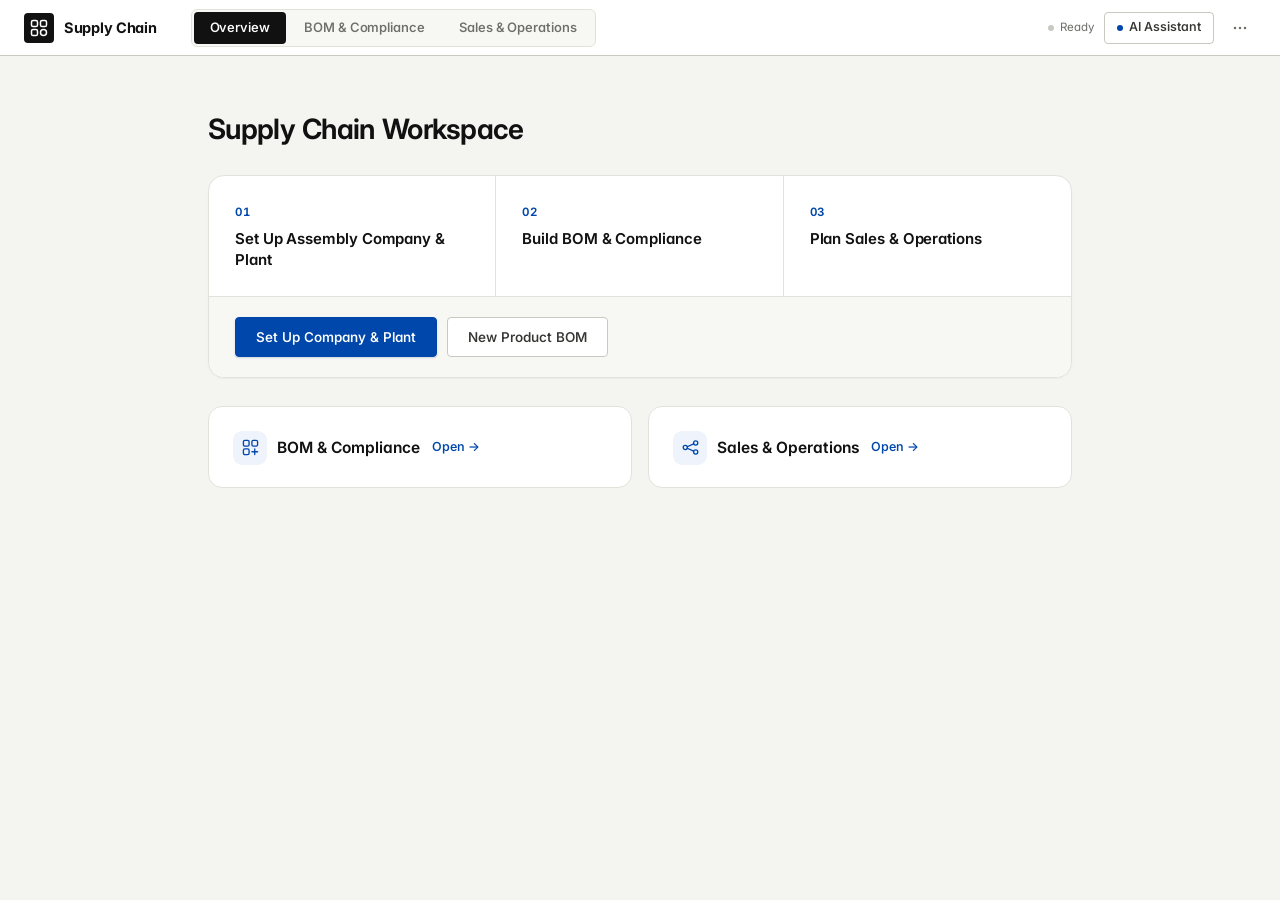
<file: index.html>
<!doctype html>
<html lang="en">
<head>
  <meta charset="utf-8">
  <meta name="viewport" content="width=device-width, initial-scale=1">
  <meta name="color-scheme" content="light">
  <title>Supply Chain</title>
  <link rel="icon" href="modules/bom/favicon.ico">
  <link rel="preconnect" href="https://fonts.googleapis.com">
  <link rel="preconnect" href="https://fonts.gstatic.com" crossorigin>
  <link rel="stylesheet" href="https://fonts.googleapis.com/css2?family=IBM+Plex+Mono:wght@400;500;600&family=Inter:wght@400;500;600;700&display=swap">
  <link rel="stylesheet" href="app/app.css">
  <link rel="stylesheet" href="app/ai-sidebar.css">
</head>
<body>
  <div class="shell">
    <header class="shell-bar">
      <button type="button" class="shell-brand" data-route="overview" aria-label="Back to Overview">
        <span class="shell-brand-mark" aria-hidden="true">
          <svg width="18" height="18" viewBox="0 0 18 18" fill="none">
            <rect x="1.5" y="1.5" width="6" height="6" rx="1.6" stroke="currentColor" stroke-width="1.5"/>
            <rect x="10.5" y="1.5" width="6" height="6" rx="1.6" stroke="currentColor" stroke-width="1.5"/>
            <rect x="1.5" y="10.5" width="6" height="6" rx="1.6" stroke="currentColor" stroke-width="1.5"/>
            <circle cx="13.5" cy="13.5" r="3" stroke="currentColor" stroke-width="1.5"/>
          </svg>
        </span>
        <span class="shell-brand-name">Supply Chain</span>
      </button>

      <nav class="shell-nav" aria-label="Primary Navigation">
        <button type="button" class="shell-nav-btn is-active" data-route="overview" aria-current="page">Overview</button>
        <button type="button" class="shell-nav-btn" data-route="bom">BOM &amp; Compliance</button>
        <button type="button" class="shell-nav-btn" data-route="sales">Sales &amp; Operations</button>
      </nav>

      <div class="shell-actions">
        <span class="shell-save-state" id="shellSaveState">Saved</span>
        <button type="button" class="shell-ai-btn" id="shellAiBtn" aria-expanded="false" aria-controls="aiSidebar">
          <span class="shell-ai-dot" aria-hidden="true"></span>
          <span>AI Assistant</span>
        </button>
        <div class="shell-menu-wrap">
          <button type="button" class="shell-icon-btn" id="shellMenuBtn" aria-label="More Options" aria-expanded="false" aria-haspopup="menu">
            <svg viewBox="0 0 16 16" width="16" height="16" fill="currentColor" aria-hidden="true">
              <circle cx="3" cy="8" r="1.25"/>
              <circle cx="8" cy="8" r="1.25"/>
              <circle cx="13" cy="8" r="1.25"/>
            </svg>
          </button>
          <div class="shell-menu hidden" id="shellMenu" role="menu">
            <button type="button" role="menuitem" data-shell-action="refresh">Refresh Data</button>
          </div>
        </div>
      </div>
    </header>

    <div class="shell-body">
      <main class="shell-workspace" id="shellWorkspace">
        <section class="shell-view shell-overview is-active" id="overviewView" aria-label="Overview"></section>
        <section class="shell-view shell-module" id="bomView" aria-label="BOM & Compliance"></section>
        <section class="shell-view shell-module" id="salesView" aria-label="Sales & Operations"></section>
      </main>
      <aside class="ai-sidebar hidden" id="aiSidebar" aria-label="AI Assistant"></aside>
    </div>
  </div>

  <script src="shared/bridge.js"></script>
  <script src="storage/snapshot.js"></script>
  <script src="storage/data-store.js"></script>
  <script src="modules/sales/js/timeseries.js"></script>
  <script src="modules/sales/js/world-model.js"></script>
  <script src="modules/sales/js/sim-engine.js"></script>
  <script src="modules/sales/js/actions.js"></script>
  <script src="shared/ai-query.js"></script>
  <script src="shared/ai-privacy-schema.js"></script>
  <script src="shared/ai-anonymizer.js"></script>
  <script src="shared/ai-privacy.js"></script>
  <script src="shared/ai-tool-registry.js"></script>
  <script src="shared/ai-tool-handlers.js"></script>
  <script src="shared/ai-tools.js"></script>
  <script src="shared/ai-audit.js"></script>
  <script src="shared/ai-mutations.js"></script>
  <script src="shared/ai-client.js"></script>
  <script src="app/ai-sidebar.js"></script>
  <script src="app/app.js"></script>
</body>
</html>
</file>
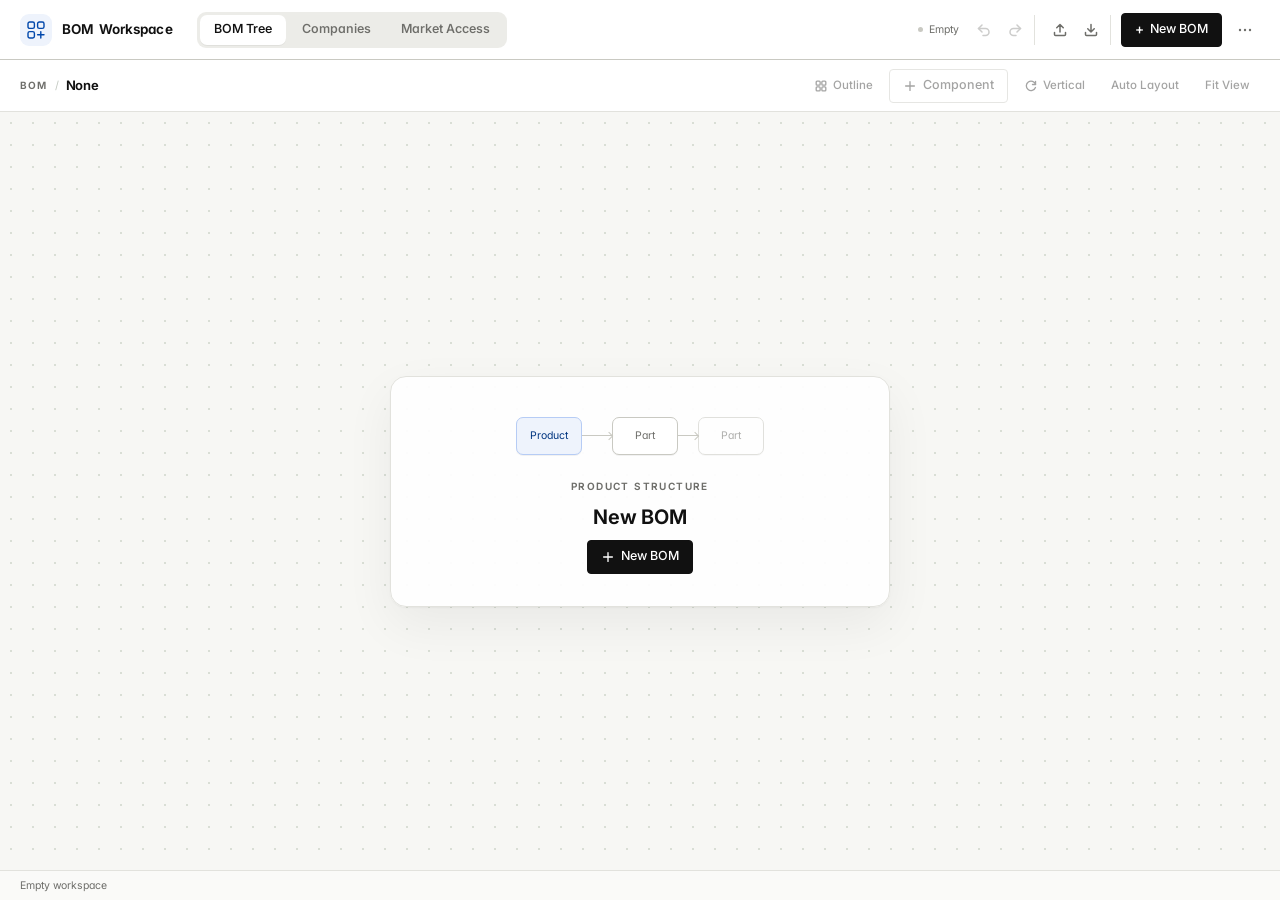
<file: modules/bom/index.html>
<!doctype html>
<html lang="en">
<head>
<meta charset="utf-8">
<meta name="viewport" content="width=device-width, initial-scale=1">
<meta name="color-scheme" content="light">
<link rel="icon" href="favicon.ico">
<title>BOM &amp; Compliance</title>
<link rel="preconnect" href="https://fonts.googleapis.com">
<link rel="preconnect" href="https://fonts.gstatic.com" crossorigin>
<link rel="stylesheet" href="https://fonts.googleapis.com/css2?family=IBM+Plex+Mono:wght@400;500;600&family=Inter:wght@400;500;600;700&display=swap">
<link rel="stylesheet" href="css/style.css">
</head>
<body>
<div class="app">
  <header class="appbar">
    <div class="brand">
      <span class="brand-mark" aria-hidden="true">
        <svg width="18" height="18" viewBox="0 0 18 18" fill="none">
          <rect x="1" y="1" width="6.4" height="6.4" rx="1.7" stroke="currentColor" stroke-width="1.4"/>
          <rect x="10.6" y="1" width="6.4" height="6.4" rx="1.7" stroke="currentColor" stroke-width="1.4"/>
          <rect x="1" y="10.6" width="6.4" height="6.4" rx="1.7" stroke="currentColor" stroke-width="1.4"/>
          <path d="M10.6 13.8h6.4M13.8 10.6v6.4" stroke="currentColor" stroke-width="1.4" stroke-linecap="round"/>
        </svg>
      </span>
      <span class="brand-copy"><strong>BOM Workspace</strong></span>
    </div>
    <nav class="mainnav" aria-label="Primary Views">
      <button type="button" data-action="nav-bom" data-nav="bom">BOM Tree</button>
      <button type="button" data-action="nav-subjects" data-nav="subjects">Companies</button>
      <button type="button" data-action="nav-risk" data-nav="risk">Market Access</button>
    </nav>
    <div class="appbar-actions">
      <span class="save-state" id="saveState">Saved</span>
      <div class="action-cluster" role="group" aria-label="History">
        <button type="button" class="icon-btn" data-action="undo" id="undoBtn" title="Undo (⌘Z)" aria-label="Undo">
          <svg viewBox="0 0 16 16" width="16" height="16" fill="none" stroke="currentColor" stroke-width="1.5" stroke-linecap="round" stroke-linejoin="round" aria-hidden="true"><path d="M6 3 2.5 6.5 6 10"/><path d="M2.5 6.5h7a3.5 3.5 0 0 1 0 7H7"/></svg>
        </button>
        <button type="button" class="icon-btn" data-action="redo" id="redoBtn" title="Redo (⇧⌘Z)" aria-label="Redo">
          <svg viewBox="0 0 16 16" width="16" height="16" fill="none" stroke="currentColor" stroke-width="1.5" stroke-linecap="round" stroke-linejoin="round" aria-hidden="true"><path d="M10 3l3.5 3.5L10 10"/><path d="M13.5 6.5h-7a3.5 3.5 0 0 0 0 7H9"/></svg>
        </button>
      </div>
      <div class="action-cluster" role="group" aria-label="Import and Export">
        <button type="button" class="icon-btn" data-action="import-data" id="importBtn" title="Import JSON" aria-label="Import JSON">
          <svg viewBox="0 0 16 16" width="16" height="16" fill="none" stroke="currentColor" stroke-width="1.5" stroke-linecap="round" stroke-linejoin="round" aria-hidden="true"><path d="M8 10V2.5M4.75 5.75 8 2.5l3.25 3.25"/><path d="M2.5 10.5v2a1 1 0 0 0 1 1h9a1 1 0 0 0 1-1v-2"/></svg>
        </button>
        <button type="button" class="icon-btn" data-action="export-data" id="exportBtn" title="Export JSON" aria-label="Export JSON">
          <svg viewBox="0 0 16 16" width="16" height="16" fill="none" stroke="currentColor" stroke-width="1.5" stroke-linecap="round" stroke-linejoin="round" aria-hidden="true"><path d="M8 2.5V10M4.75 6.75 8 10l3.25-3.25"/><path d="M2.5 10.5v2a1 1 0 0 0 1 1h9a1 1 0 0 0 1-1v-2"/></svg>
        </button>
      </div>
      <button type="button" class="btn primary new-bom" data-action="new-document"><span class="btn-plus" aria-hidden="true">+</span>New BOM</button>
      <div class="menu-anchor">
        <button type="button" class="icon-btn" data-action="toggle-more" id="moreBtn" aria-label="More Actions" aria-expanded="false">
          <svg viewBox="0 0 16 16" width="16" height="16" fill="currentColor" aria-hidden="true"><circle cx="3" cy="8" r="1.2"/><circle cx="8" cy="8" r="1.2"/><circle cx="13" cy="8" r="1.2"/></svg>
        </button>
        <div class="menu hidden" id="moreMenu" role="menu">
          <button type="button" role="menuitem" data-action="check">Validate BOM Integrity</button>
          <button type="button" role="menuitem" data-action="load-legacy" id="legacyWorkspaceItem" class="hidden">Restore Previous Workspace…</button>
          <div class="menu-sep" role="separator"></div>
          <button type="button" role="menuitem" data-action="export-data">Export Backup (JSON)</button>
          <button type="button" role="menuitem" data-action="import-data">Import Backup (JSON)</button>
          <div class="menu-sep" role="separator"></div>
          <button type="button" role="menuitem" class="danger" data-action="delete-document">Delete Current BOM…</button>
        </div>
      </div>
    </div>
  </header>

  <div class="subbar" id="subbar"></div>
  <main class="main" id="main"></main>

  <footer class="statusbar">
    <span id="status"></span>
    <span class="status-hint" id="statusHint"></span>
  </footer>
</div>

<div class="panel-layer hidden" id="panelLayer" aria-hidden="true">
  <div class="panel-scrim" data-action="close-panel"></div>
  <aside class="panel" id="panel" role="dialog" aria-modal="true" tabindex="-1"></aside>
</div>

<dialog id="dialog" aria-labelledby="dialogTitle">
  <form id="dialogForm">
    <header class="dialog-head">
      <div class="dialog-heading">
        <h2 id="dialogTitle"></h2>
        <p class="dialog-subtitle" id="dialogSubtitle"></p>
      </div>
      <button type="button" class="icon-btn" data-action="close-dialog" aria-label="Close">
        <svg viewBox="0 0 16 16" width="16" height="16" fill="none" stroke="currentColor" stroke-width="1.6" stroke-linecap="round" aria-hidden="true"><path d="M4 4l8 8M12 4l-8 8"/></svg>
      </button>
    </header>
    <div class="dialog-body" id="dialogBody"></div>
    <p class="dialog-error" id="dialogError" role="alert"></p>
    <footer class="dialog-foot" id="dialogFooter"></footer>
  </form>
</dialog>

<input id="importDataInput" type="file" accept=".json,application/json" hidden>
<div id="contextMenu" class="context-menu hidden" role="menu"></div>
<div id="toast" class="toast hidden" role="status" aria-live="polite"></div>

<script src="../../shared/bridge.js"></script>
<script src="../../shared/bom-factories.js"></script>
<script src="js/model.js"></script>
<script src="js/sample-data.js"></script>
<script src="js/core.js"></script>
<script src="js/bom-view.js"></script>
<script src="js/supply-view.js"></script>
<script src="js/risk-view.js"></script>
<script src="js/subjects-view.js"></script>
<script src="js/inspector.js"></script>
<script src="js/commands.js"></script>
<script src="js/events.js"></script>
<script src="js/canvas-interaction.js"></script>
<script src="js/host-bridge.js"></script>
</body>
</html>
</file>
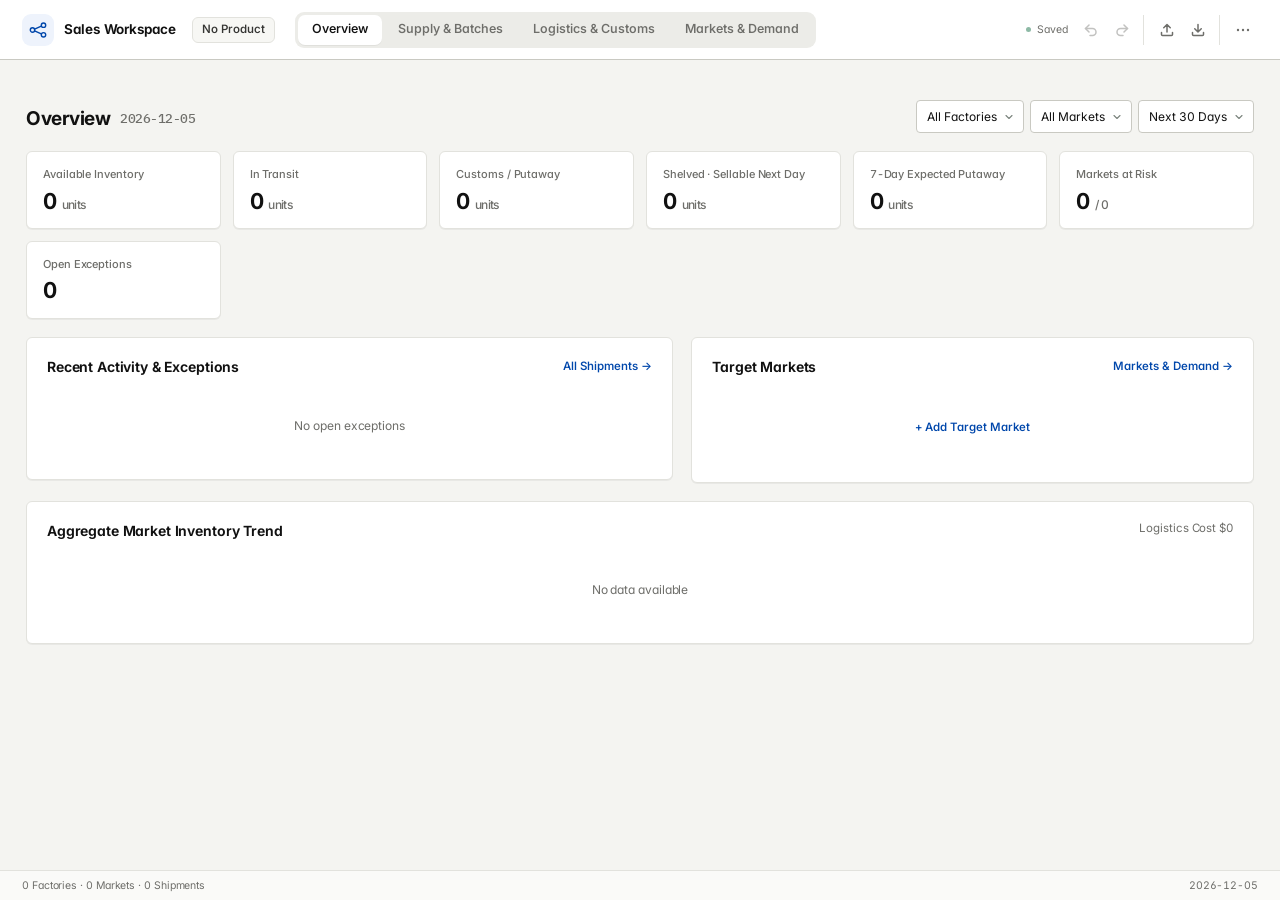
<file: modules/sales/index.html>
<!doctype html>
<html lang="en">
<head>
<meta charset="utf-8">
<meta name="viewport" content="width=device-width, initial-scale=1">
<meta name="color-scheme" content="light">
<title>Sales &amp; Operations</title>
<link rel="preconnect" href="https://fonts.googleapis.com">
<link rel="preconnect" href="https://fonts.gstatic.com" crossorigin>
<link rel="stylesheet" href="https://fonts.googleapis.com/css2?family=IBM+Plex+Mono:wght@400;500;600&family=Inter:wght@400;500;600;700&display=swap">
<link rel="stylesheet" href="css/style.css">
</head>
<body>
<div class="app">
  <header class="appbar">
    <div class="brand">
      <span class="brand-mark" aria-hidden="true">
        <svg width="18" height="18" viewBox="0 0 18 18" fill="none">
          <circle cx="3.5" cy="9" r="2.2" stroke="currentColor" stroke-width="1.4"/>
          <circle cx="14.5" cy="4.2" r="2.2" stroke="currentColor" stroke-width="1.4"/>
          <circle cx="14.5" cy="13.8" r="2.2" stroke="currentColor" stroke-width="1.4"/>
          <path d="M5.6 8.2L12.3 5.1M5.6 9.8L12.3 12.9" stroke="currentColor" stroke-width="1.4" stroke-linecap="round"/>
        </svg>
      </span>
      <span class="brand-copy"><strong>Sales Workspace</strong></span>
      <button type="button" class="sku-chip" id="brandSku" data-app-action="open-bom" title="View Product & BOM">No Product</button>
    </div>

    <nav class="mainnav" aria-label="Primary Views">
      <button type="button" data-nav="dashboard" class="active">Overview</button>
      <button type="button" data-nav="supply">Supply &amp; Batches</button>
      <button type="button" data-nav="logistics">Logistics &amp; Customs</button>
      <button type="button" data-nav="market">Markets &amp; Demand</button>
    </nav>

    <div class="appbar-actions">
      <span class="save-state" id="saveState">Saved</span>
      <div class="action-cluster" role="group" aria-label="History">
        <button type="button" class="icon-btn" data-app-action="undo" id="undoBtn" title="Undo (⌘Z)" aria-label="Undo">
          <svg viewBox="0 0 16 16" width="16" height="16" fill="none" stroke="currentColor" stroke-width="1.5" stroke-linecap="round" stroke-linejoin="round" aria-hidden="true"><path d="M6 3 2.5 6.5 6 10"/><path d="M2.5 6.5h7a3.5 3.5 0 0 1 0 7H7"/></svg>
        </button>
        <button type="button" class="icon-btn" data-app-action="redo" id="redoBtn" title="Redo (⇧⌘Z)" aria-label="Redo">
          <svg viewBox="0 0 16 16" width="16" height="16" fill="none" stroke="currentColor" stroke-width="1.5" stroke-linecap="round" stroke-linejoin="round" aria-hidden="true"><path d="M10 3l3.5 3.5L10 10"/><path d="M13.5 6.5h-7a3.5 3.5 0 0 0 0 7H9"/></svg>
        </button>
      </div>
      <div class="action-cluster" role="group" aria-label="Import and Export">
        <button type="button" class="icon-btn" data-app-action="import-world" id="importWorldBtn" title="Import JSON" aria-label="Import JSON">
          <svg viewBox="0 0 16 16" width="16" height="16" fill="none" stroke="currentColor" stroke-width="1.5" stroke-linecap="round" stroke-linejoin="round" aria-hidden="true"><path d="M8 10V2.5M4.75 5.75 8 2.5l3.25 3.25"/><path d="M2.5 10.5v2a1 1 0 0 0 1 1h9a1 1 0 0 0 1-1v-2"/></svg>
        </button>
        <button type="button" class="icon-btn" data-app-action="export-world" id="exportWorldBtn" title="Export JSON" aria-label="Export JSON">
          <svg viewBox="0 0 16 16" width="16" height="16" fill="none" stroke="currentColor" stroke-width="1.5" stroke-linecap="round" stroke-linejoin="round" aria-hidden="true"><path d="M8 2.5V10M4.75 6.75 8 10l3.25-3.25"/><path d="M2.5 10.5v2a1 1 0 0 0 1 1h9a1 1 0 0 0 1-1v-2"/></svg>
        </button>
      </div>
      <div class="menu-anchor">
        <button type="button" class="icon-btn" data-app-action="toggle-more" aria-label="More Actions">
          <svg viewBox="0 0 16 16" width="16" height="16" fill="currentColor" aria-hidden="true"><circle cx="3" cy="8" r="1.2"/><circle cx="8" cy="8" r="1.2"/><circle cx="13" cy="8" r="1.2"/></svg>
        </button>
        <div class="menu hidden" id="moreMenu" role="menu">
          <button type="button" role="menuitem" data-app-action="open-bom">Product &amp; BOM Reference…</button>
          <button type="button" role="menuitem" data-app-action="open-lanes">Shipping Lanes…</button>
          <button type="button" role="menuitem" data-app-action="open-facts">Confirmed Facts Ledger…</button>
          <div class="menu-sep" role="separator"></div>
          <button type="button" role="menuitem" data-app-action="export-world">Export Backup (JSON)</button>
          <button type="button" role="menuitem" data-app-action="import-world">Import Backup (JSON)</button>
          <button type="button" role="menuitem" data-app-action="import-bom">Link BOM JSON (Read-only)</button>
        </div>
      </div>
    </div>
  </header>

  <main class="main" id="main"></main>

  <footer class="statusbar">
    <span id="status"></span>
    <span class="status-hint" id="statusHint"></span>
  </footer>
</div>

<div class="panel-layer hidden" id="panelLayer" aria-hidden="true">
  <div class="panel-scrim" data-close-panel="1"></div>
  <aside class="panel" id="panel" role="dialog" aria-modal="true" tabindex="-1"></aside>
</div>

<dialog id="dialog" aria-labelledby="dialogTitle">
  <form id="dialogForm">
    <header class="dialog-head">
      <div class="dialog-heading">
        <h2 id="dialogTitle"></h2>
        <p class="dialog-subtitle" id="dialogSubtitle"></p>
      </div>
      <button type="button" class="icon-btn" data-close-dialog="1" aria-label="Close">✕</button>
    </header>
    <div class="dialog-body" id="dialogBody"></div>
    <p class="dialog-error" id="dialogError" role="alert"></p>
    <footer class="dialog-foot" id="dialogFooter"></footer>
  </form>
</dialog>

<input id="importWorldInput" type="file" accept=".json,application/json" hidden>
<input id="importBomInput" type="file" accept=".json,application/json" hidden>
<div id="toast" class="toast hidden" role="status" aria-live="polite"></div>

<script src="../../shared/bridge.js"></script>
<script src="../../shared/bom-factories.js"></script>
<script src="js/timeseries.js"></script>
<script src="js/world-model.js"></script>
<script src="js/sim-engine.js"></script>
<script src="js/actions.js"></script>
<script src="js/demo-world.js"></script>
<script src="js/timeseries-editor.js"></script>
<script src="js/network-canvas.js"></script>
<script src="js/inspector.js"></script>
<script src="js/views.js"></script>
<script src="js/app.js"></script>
<script src="js/host-bridge.js"></script>
</body>
</html>
</file>
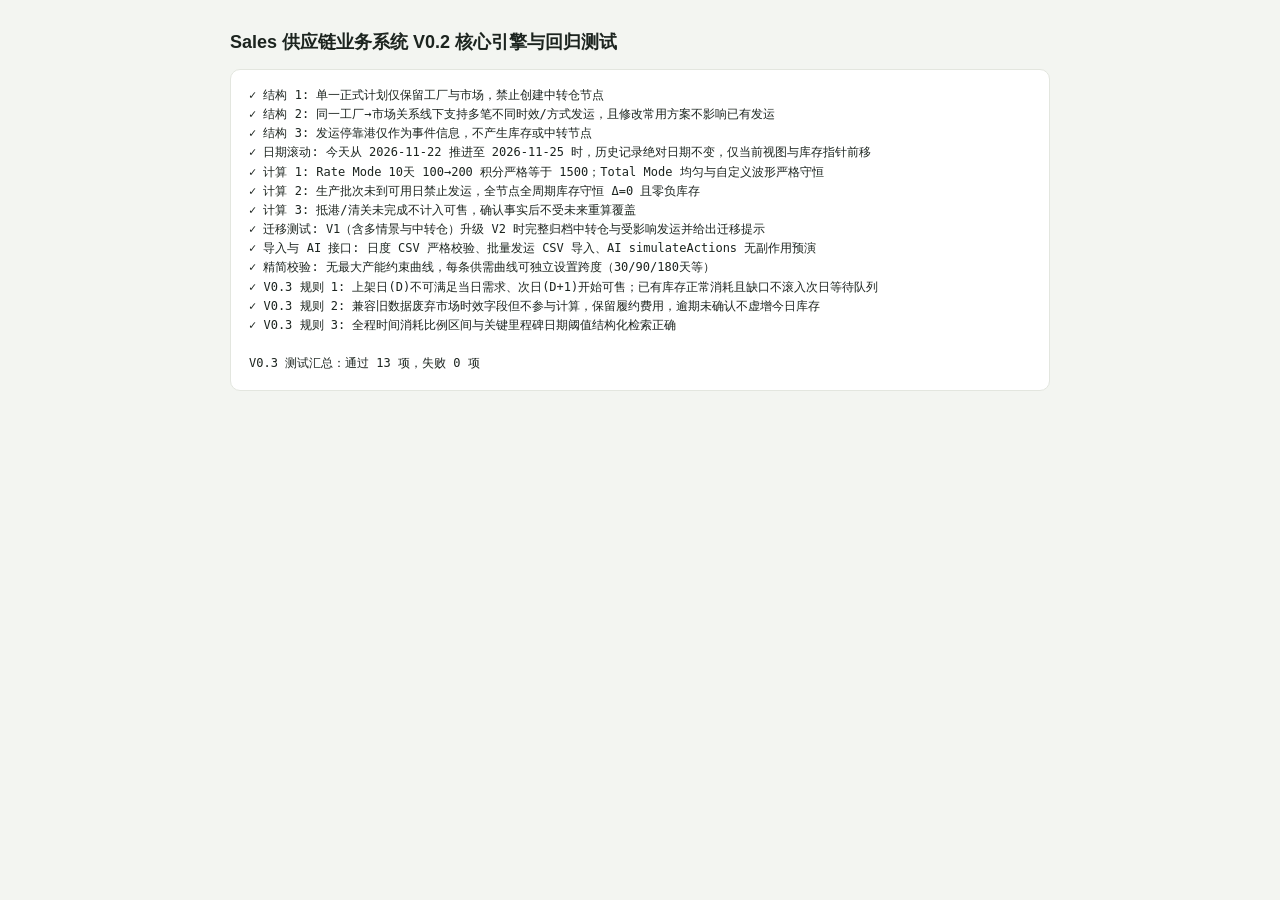
<file: modules/sales/tests/test-runner.html>
<!doctype html>
<html lang="zh-CN">
<head>
<meta charset="utf-8">
<title>Sales 供应链业务系统 V0.2 单元测试报告</title>
<style>
  body { font: 13px/1.6 -apple-system, BlinkMacSystemFont, "PingFang SC", sans-serif; background: #f3f5f1; color: #1c241f; padding: 28px; max-width: 820px; margin: 0 auto; }
  h1 { font-size: 18px; margin: 0 0 12px; }
  pre { background: #fff; border: 1px solid #e3e6df; border-radius: 10px; padding: 16px 18px; white-space: pre-wrap; font-family: ui-monospace, Menlo, monospace; font-size: 12px; }
</style>
</head>
<body>
<h1>Sales 供应链业务系统 V0.2 核心引擎与回归测试</h1>
<pre id="out">运行中…</pre>
<script src="../js/timeseries.js"></script>
<script src="../js/world-model.js"></script>
<script src="../js/sim-engine.js"></script>
<script src="../js/actions.js"></script>
<script src="../js/demo-world.js"></script>
<script>
  const out = document.getElementById("out");
  const lines = [];
  const origLog = console.log;
  console.log = (...a) => { lines.push(a.join(" ")); origLog(...a); };
  window.load = undefined;
  window.require = (p) => {
    if (p.includes("timeseries")) return window.SC.TimeSeries;
    if (p.includes("world-model")) return window.SC.WorldModel;
    if (p.includes("sim-engine")) return window.SC.SimEngine;
    if (p.includes("actions")) return window.SC.Actions;
    if (p.includes("demo-world")) return window.SC.DemoWorld;
  };
</script>
<script src="engine.test.js"></script>
<script>
  out.textContent = lines.join("\n");
</script>
</body>
</html>
</file>
<file: app/app.css>
:root {
  --bg: #f4f4f1;
  --surface: #ffffff;
  --surface-2: #f7f7f4;
  --surface-3: #ecece8;
  --ink: #111111;
  --ink-2: #363634;
  --muted: #6e6e6a;
  --muted-2: #9a9a94;
  --line: #e2e2dd;
  --line-strong: #c9c9c2;
  --accent: #0047ab;
  --accent-ink: #003580;
  --accent-soft: #eef3fc;
  --accent-line: #b6ccf5;
  --blue: #0066cc;
  --blue-soft: #edf5ff;
  --ochre: #c86400;
  --ochre-soft: #fff5e8;
  --danger: #d92d20;
  --danger-soft: #fef1f0;
  --positive: #0a7b47;
  --positive-soft: #ebf8f1;
  --radius: 6px;
  --radius-sm: 4px;
  --shadow-sm: 0 1px 0 rgba(17, 17, 17, 0.05);
  --shadow-card: 0 1px 2px rgba(17, 17, 17, 0.04);
  --shadow-md: 0 8px 24px rgba(17, 17, 17, 0.09);
  --shadow-lg: 0 20px 56px rgba(17, 17, 17, 0.16);
  --ease-swiss: cubic-bezier(0.22, 1, 0.36, 1);
  --ease-out-fast: cubic-bezier(0.16, 1, 0.3, 1);
  --mono: "IBM Plex Mono", "SF Mono", ui-monospace, Menlo, Consolas, monospace;
  --font: "Inter", -apple-system, BlinkMacSystemFont, "SF Pro Text", "Helvetica Neue", "Segoe UI", Arial, sans-serif;
}

*, *::before, *::after {
  box-sizing: border-box;
}

html, body {
  margin: 0;
  height: 100%;
  overflow: hidden;
  background: var(--bg);
  color: var(--ink);
  font: 13.5px/1.5 var(--font);
  font-feature-settings: "cv02", "cv03", "cv04", "cv11";
  font-variant-numeric: tabular-nums;
  letter-spacing: -0.006em;
  -webkit-font-smoothing: antialiased;
  -moz-osx-font-smoothing: grayscale;
  text-rendering: optimizeLegibility;
}

h1, h2, h3, p, ol, ul {
  margin: 0;
}

button {
  font: inherit;
  color: inherit;
  border: 0;
  background: none;
  padding: 0;
  cursor: pointer;
}

button:focus-visible {
  outline: 2px solid var(--accent);
  outline-offset: 2px;
}

.hidden {
  display: none !important;
}

/* ---------------------------------------------------------------------------
   Unified Application Frame
   --------------------------------------------------------------------------- */
.shell {
  height: 100dvh;
  display: flex;
  flex-direction: column;
  min-height: 0;
}

.shell-bar {
  position: relative;
  z-index: 40;
  height: 56px;
  flex: none;
  display: flex;
  align-items: center;
  gap: 28px;
  padding: 0 24px;
  background: var(--surface);
  border-bottom: 1px solid var(--line);
}

.shell-brand {
  display: inline-flex;
  align-items: center;
  gap: 10px;
  border-radius: 8px;
  padding: 4px 6px 4px 0;
  flex: none;
}

.shell-brand-mark {
  width: 30px;
  height: 30px;
  border-radius: 8px;
  display: grid;
  place-items: center;
  background: var(--accent-soft);
  color: var(--accent);
}

.shell-brand-name {
  font-size: 14.5px;
  font-weight: 650;
  letter-spacing: -0.01em;
  color: var(--ink);
}

.shell-nav {
  display: inline-flex;
  align-items: center;
  gap: 2px;
  padding: 3px;
  border-radius: 10px;
  background: var(--surface-3);
}

.shell-nav-btn {
  height: 32px;
  padding: 0 16px;
  border-radius: 7px;
  font-size: 13px;
  font-weight: 550;
  color: var(--muted);
  transition: background 0.15s ease, color 0.15s ease, box-shadow 0.15s ease;
  white-space: nowrap;
}

.shell-nav-btn:hover {
  color: var(--ink);
}

.shell-nav-btn.is-active {
  background: var(--surface);
  color: var(--ink);
  box-shadow: var(--shadow-sm);
}

.shell-actions {
  margin-left: auto;
  display: flex;
  align-items: center;
  gap: 10px;
  flex: none;
}

.shell-save-state {
  display: inline-flex;
  align-items: center;
  gap: 6px;
  font-size: 11.5px;
  color: var(--muted);
  white-space: nowrap;
}

.shell-save-state::before {
  content: "";
  width: 6px;
  height: 6px;
  border-radius: 50%;
  background: #7ab39b;
}

.shell-save-state.is-idle::before {
  background: var(--line-strong);
}

.shell-save-state.is-error {
  color: var(--danger);
}

.shell-save-state.is-error::before {
  background: var(--danger);
}

.shell-icon-btn {
  width: 32px;
  height: 32px;
  border-radius: 8px;
  display: inline-flex;
  align-items: center;
  justify-content: center;
  color: var(--muted);
  transition: background 0.14s ease, color 0.14s ease;
}

.shell-icon-btn:hover {
  background: var(--surface-3);
  color: var(--ink);
}

.shell-menu-wrap {
  position: relative;
}

.shell-menu {
  position: absolute;
  top: calc(100% + 8px);
  right: 0;
  width: 196px;
  padding: 5px;
  border-radius: 10px;
  background: var(--surface);
  border: 1px solid var(--line);
  box-shadow: var(--shadow-md);
  z-index: 60;
}

.shell-menu button {
  width: 100%;
  height: 34px;
  padding: 0 11px;
  border-radius: 6px;
  display: flex;
  align-items: center;
  text-align: left;
  font-size: 12.5px;
  color: var(--ink-2);
}

.shell-menu button:hover {
  background: var(--surface-2);
  color: var(--ink);
}

.shell-menu-sep {
  height: 1px;
  margin: 4px 6px;
  background: var(--line);
}

/* ---------------------------------------------------------------------------
   Workspace & Module Frames
   --------------------------------------------------------------------------- */
.shell-workspace {
  position: relative;
  flex: 1;
  min-height: 0;
  overflow: hidden;
}

.shell-view {
  display: none;
  width: 100%;
  height: 100%;
}

.shell-view.is-active {
  display: block;
}

.shell-overview {
  overflow-y: auto;
  overflow-x: hidden;
}

.shell-module iframe {
  display: block;
  width: 100%;
  height: 100%;
  border: 0;
  background: var(--bg);
}

/* ---------------------------------------------------------------------------
   Shared Buttons
   --------------------------------------------------------------------------- */
.btn {
  display: inline-flex;
  align-items: center;
  justify-content: center;
  gap: 7px;
  height: 36px;
  padding: 0 16px;
  border-radius: var(--radius-sm);
  border: 1px solid var(--line-strong);
  background: var(--surface);
  color: var(--ink-2);
  font-size: 13px;
  font-weight: 550;
  white-space: nowrap;
  transition: background 0.14s ease, border-color 0.14s ease, color 0.14s ease, box-shadow 0.14s ease;
}

.btn:hover {
  background: var(--surface-2);
  border-color: #b8b8b0;
  color: var(--ink);
}

.btn.primary {
  background: var(--accent);
  border-color: var(--accent);
  color: #ffffff;
  box-shadow: 0 1px 2px rgba(0, 53, 128, 0.18);
}

.btn.primary:hover {
  background: var(--accent-ink);
  border-color: var(--accent-ink);
  color: #ffffff;
}

.btn.lg {
  height: 40px;
  padding: 0 20px;
  font-size: 13.5px;
}

.link-btn {
  display: inline-flex;
  align-items: center;
  gap: 4px;
  font-size: 12.5px;
  font-weight: 550;
  color: var(--accent);
  padding: 4px 0;
}

.link-btn:hover {
  color: var(--accent-ink);
  text-decoration: underline;
  text-underline-offset: 3px;
}

/* ---------------------------------------------------------------------------
   Homepage State A: First-Time Onboarding
   --------------------------------------------------------------------------- */
.onboarding-page {
  max-width: 920px;
  margin: 0 auto;
  padding: 56px 28px 64px;
  display: flex;
  flex-direction: column;
  gap: 28px;
}

.onboarding-hero {
  display: flex;
  flex-direction: column;
  gap: 10px;
}

.onboarding-hero h1 {
  font-size: 28px;
  font-weight: 650;
  letter-spacing: -0.025em;
  line-height: 1.25;
  color: var(--ink);
}

.onboarding-hero p {
  max-width: 600px;
  font-size: 14.5px;
  line-height: 1.65;
  color: var(--ink-2);
}

.onboarding-card {
  background: var(--surface);
  border: 1px solid var(--line);
  border-radius: 16px;
  box-shadow: var(--shadow-card);
  overflow: hidden;
}

.onboarding-steps {
  display: grid;
  grid-template-columns: repeat(3, minmax(0, 1fr));
  gap: 0;
}

.onboarding-step {
  padding: 28px 26px 26px;
  display: flex;
  flex-direction: column;
  gap: 8px;
  border-right: 1px solid var(--line);
}

.onboarding-step:last-child {
  border-right: 0;
}

.step-num {
  font-size: 11.5px;
  font-weight: 650;
  letter-spacing: 0.06em;
  color: var(--accent);
}

.onboarding-step h2 {
  font-size: 15px;
  font-weight: 620;
  color: var(--ink);
  line-height: 1.35;
}

.onboarding-step p {
  font-size: 12.5px;
  line-height: 1.65;
  color: var(--muted);
}

.onboarding-foot {
  display: flex;
  align-items: center;
  justify-content: space-between;
  gap: 16px;
  flex-wrap: wrap;
  padding: 20px 26px;
  background: var(--surface-2);
  border-top: 1px solid var(--line);
}

.onboarding-cta-group {
  display: flex;
  align-items: center;
  gap: 10px;
  flex-wrap: wrap;
}

.onboarding-note {
  font-size: 12px;
  color: var(--muted);
}

.entry-grid {
  display: grid;
  grid-template-columns: repeat(2, minmax(0, 1fr));
  gap: 16px;
}

.entry-card {
  background: var(--surface);
  border: 1px solid var(--line);
  border-radius: 14px;
  padding: 24px 24px 22px;
  display: flex;
  flex-direction: column;
  gap: 12px;
  text-align: left;
  transition: border-color 0.16s ease, box-shadow 0.16s ease, transform 0.16s ease;
}

.entry-card:hover {
  border-color: var(--accent-line);
  box-shadow: var(--shadow-card);
  transform: translateY(-1px);
}

.entry-card-top {
  display: flex;
  align-items: center;
  justify-content: space-between;
  gap: 12px;
}

.entry-card-title {
  display: flex;
  align-items: center;
  gap: 10px;
}

.entry-icon {
  width: 34px;
  height: 34px;
  border-radius: 9px;
  display: grid;
  place-items: center;
  background: var(--accent-soft);
  color: var(--accent);
  flex: none;
}

.entry-card h3 {
  font-size: 15.5px;
  font-weight: 620;
  color: var(--ink);
}

.entry-card p {
  font-size: 13px;
  line-height: 1.6;
  color: var(--muted);
}

.entry-arrow {
  font-size: 12.5px;
  font-weight: 550;
  color: var(--accent);
}

/* ---------------------------------------------------------------------------
   Homepage State B: Active Business Overview
   --------------------------------------------------------------------------- */
.overview-page {
  max-width: 1120px;
  margin: 0 auto;
  padding: 36px 32px 56px;
  display: flex;
  flex-direction: column;
  gap: 22px;
}

.overview-head {
  display: flex;
  align-items: flex-end;
  justify-content: space-between;
  gap: 16px;
  flex-wrap: wrap;
}

.overview-head h1 {
  font-size: 24px;
  font-weight: 650;
  letter-spacing: -0.02em;
  line-height: 1.25;
}

.overview-subtitle {
  margin-top: 4px;
  font-size: 13px;
  color: var(--muted);
}

.overview-date {
  font-size: 12.5px;
  color: var(--muted);
  white-space: nowrap;
}

.summary-strip {
  display: grid;
  grid-template-columns: repeat(4, minmax(0, 1fr));
  gap: 14px;
}

.summary-card {
  background: var(--surface);
  border: 1px solid var(--line);
  border-radius: var(--radius);
  padding: 18px 20px;
  text-align: left;
  display: flex;
  flex-direction: column;
  gap: 6px;
  transition: border-color 0.15s ease, box-shadow 0.15s ease;
}

.summary-card:hover {
  border-color: var(--accent-line);
  box-shadow: var(--shadow-card);
}

.summary-label {
  font-size: 12px;
  font-weight: 500;
  color: var(--muted);
}

.summary-value {
  font-size: 24px;
  font-weight: 650;
  letter-spacing: -0.02em;
  line-height: 1.2;
  color: var(--ink);
}

.summary-value small {
  font-size: 13px;
  font-weight: 500;
  color: var(--muted);
  margin-left: 2px;
}

.summary-meta {
  font-size: 12px;
  color: var(--ink-2);
  white-space: nowrap;
  overflow: hidden;
  text-overflow: ellipsis;
}

.overview-columns {
  display: grid;
  grid-template-columns: minmax(0, 1.2fr) minmax(0, 1fr);
  gap: 20px;
  align-items: start;
}

.overview-col {
  display: flex;
  flex-direction: column;
  gap: 16px;
}

.panel-card {
  background: var(--surface);
  border: 1px solid var(--line);
  border-radius: 14px;
  padding: 22px 24px;
  box-shadow: var(--shadow-card);
}

.panel-card-head {
  display: flex;
  align-items: center;
  justify-content: space-between;
  gap: 12px;
  margin-bottom: 14px;
}

.panel-card-head h2 {
  font-size: 15px;
  font-weight: 630;
  color: var(--ink);
}

.module-card {
  background: var(--surface);
  border: 1px solid var(--line);
  border-radius: 14px;
  padding: 22px 24px;
  box-shadow: var(--shadow-card);
  display: flex;
  flex-direction: column;
  gap: 14px;
}

.module-card-head {
  display: flex;
  align-items: center;
  justify-content: space-between;
  gap: 14px;
}

.module-card-ident {
  display: flex;
  align-items: center;
  gap: 12px;
  min-width: 0;
}

.module-card-ident h2 {
  font-size: 16px;
  font-weight: 640;
  color: var(--ink);
}

.module-card-desc {
  font-size: 13px;
  line-height: 1.6;
  color: var(--ink-2);
}

.module-shortcuts {
  display: flex;
  align-items: center;
  flex-wrap: wrap;
  gap: 8px;
  padding-top: 12px;
  border-top: 1px solid var(--line);
}

.shortcut-btn {
  height: 30px;
  padding: 0 12px;
  border-radius: 7px;
  background: var(--surface-2);
  border: 1px solid var(--line);
  font-size: 12px;
  font-weight: 520;
  color: var(--ink-2);
  transition: background 0.14s ease, border-color 0.14s ease, color 0.14s ease;
}

.shortcut-btn:hover {
  background: var(--accent-soft);
  border-color: var(--accent-line);
  color: var(--accent-ink);
}

/* Reminders & Recent Work Lists */
.quiet-list {
  display: flex;
  flex-direction: column;
  gap: 4px;
}

.list-row {
  display: flex;
  align-items: flex-start;
  gap: 11px;
  padding: 10px 12px;
  margin: 0 -12px;
  width: calc(100% + 24px);
  border-radius: 9px;
  text-align: left;
  transition: background 0.14s ease;
}

.list-row:hover {
  background: var(--surface-2);
}

.status-dot {
  width: 8px;
  height: 8px;
  border-radius: 50%;
  margin-top: 6px;
  flex: none;
  background: var(--muted-2);
}

.status-dot.danger {
  background: var(--danger);
}

.status-dot.warn {
  background: var(--ochre);
}

.status-dot.info {
  background: var(--blue);
}

.status-dot.ok {
  background: var(--accent);
}

.list-row-copy {
  min-width: 0;
  flex: 1;
}

.list-row-copy strong {
  display: block;
  font-size: 13px;
  font-weight: 580;
  color: var(--ink);
  line-height: 1.4;
}

.list-row-copy span {
  display: block;
  margin-top: 2px;
  font-size: 12px;
  color: var(--muted);
  line-height: 1.45;
}

.list-row-tag {
  flex: none;
  font-size: 11.5px;
  color: var(--muted);
  padding-top: 2px;
}

.quiet-empty {
  display: flex;
  align-items: center;
  gap: 9px;
  padding: 6px 0 2px;
  font-size: 13px;
  color: var(--muted);
}

/* ---------------------------------------------------------------------------
   Help Dialog
   --------------------------------------------------------------------------- */
.shell-dialog {
  width: min(480px, calc(100vw - 32px));
  padding: 0;
  border: 0;
  border-radius: 14px;
  background: var(--surface);
  color: var(--ink);
  box-shadow: var(--shadow-lg);
}

.shell-dialog::backdrop {
  background: rgba(16, 26, 20, 0.34);
  backdrop-filter: blur(2px);
}

.shell-dialog-inner {
  display: flex;
  flex-direction: column;
}

.shell-dialog-head {
  display: flex;
  align-items: center;
  justify-content: space-between;
  padding: 18px 22px 14px;
  border-bottom: 1px solid var(--line);
}

.shell-dialog-head h2 {
  font-size: 16px;
  font-weight: 640;
}

.shell-dialog-body {
  padding: 18px 22px;
  display: flex;
  flex-direction: column;
  gap: 16px;
}

.help-section h3 {
  font-size: 13px;
  font-weight: 620;
  color: var(--ink);
  margin-bottom: 6px;
}

.help-section p,
.help-steps {
  font-size: 12.5px;
  line-height: 1.65;
  color: var(--ink-2);
}

.help-steps {
  padding-left: 18px;
  display: flex;
  flex-direction: column;
  gap: 4px;
}

.shell-dialog-foot {
  display: flex;
  justify-content: flex-end;
  padding: 12px 22px 16px;
  border-top: 1px solid var(--line);
  background: var(--surface-2);
}

/* ---------------------------------------------------------------------------
   Responsive Adjustments
   --------------------------------------------------------------------------- */
@media (max-width: 960px) {
  .summary-strip {
    grid-template-columns: repeat(2, minmax(0, 1fr));
  }
  .overview-columns {
    grid-template-columns: 1fr;
  }
  .onboarding-steps {
    grid-template-columns: 1fr;
  }
  .onboarding-step {
    border-right: 0;
    border-bottom: 1px solid var(--line);
  }
  .onboarding-step:last-child {
    border-bottom: 0;
  }
}

@media (max-width: 680px) {
  .shell-bar {
    padding: 0 14px;
    gap: 12px;
  }
  .shell-brand-name,
  .shell-save-state {
    display: none;
  }
  .shell-nav-btn {
    padding: 0 11px;
    font-size: 12.5px;
  }
  .entry-grid {
    grid-template-columns: 1fr;
  }
  .overview-page {
    padding: 24px 18px 44px;
  }
  .onboarding-page {
    padding: 32px 18px 48px;
  }
}
/* ===========================================================================
   Swiss International Style Refinement & Explanatory Motion
   =========================================================================== */
@keyframes swissViewIn {
  from { opacity: 0; transform: translateY(6px); }
  to   { opacity: 1; transform: translateY(0); }
}

@keyframes swissFadeIn {
  from { opacity: 0; }
  to   { opacity: 1; }
}

@keyframes swissMenuIn {
  from { opacity: 0; transform: translateY(-4px) scale(0.985); }
  to   { opacity: 1; transform: translateY(0) scale(1); }
}

@keyframes swissToastIn {
  from { opacity: 0; transform: translate(-50%, 8px); }
  to   { opacity: 1; transform: translate(-50%, 0); }
}

.shell-bar {
  border-bottom: 1px solid var(--line-strong);
}

.shell-brand-mark {
  border-radius: var(--radius-sm);
  background: var(--ink);
  color: #ffffff;
  transition: background 160ms var(--ease-swiss), transform 160ms var(--ease-swiss);
}

.shell-brand:hover .shell-brand-mark {
  background: var(--accent);
}

.shell-brand-name {
  font-weight: 700;
  letter-spacing: -0.02em;
}

.shell-nav {
  border-radius: var(--radius);
  border: 1px solid var(--line);
  background: var(--surface-2);
  padding: 2px;
}

.shell-nav-btn {
  border-radius: var(--radius-sm);
  font-weight: 550;
  letter-spacing: -0.005em;
  transition: background 160ms var(--ease-swiss), color 160ms var(--ease-swiss), box-shadow 160ms var(--ease-swiss);
}

.shell-nav-btn.is-active {
  background: var(--ink);
  color: #ffffff;
  box-shadow: none;
}

.shell-btn {
  border-radius: var(--radius-sm);
  transition: background 140ms var(--ease-swiss), border-color 140ms var(--ease-swiss), color 140ms var(--ease-swiss), transform 120ms var(--ease-swiss);
}

.shell-btn:active:not(:disabled) {
  transform: translateY(0.5px);
}

.shell-btn.primary {
  background: var(--ink);
  border-color: var(--ink);
  color: #ffffff;
}

.shell-btn.primary:hover:not(:disabled) {
  background: var(--accent);
  border-color: var(--accent);
}

.shell-menu:not(.hidden) {
  border-radius: var(--radius);
  border-color: var(--line-strong);
  animation: swissMenuIn 140ms var(--ease-out-fast) both;
}

.shell-toast:not(.hidden) {
  border-radius: var(--radius-sm);
  animation: swissToastIn 200ms var(--ease-swiss) both;
}

.overview-view:not(.hidden) .overview-inner {
  animation: swissViewIn 220ms var(--ease-swiss) both;
}

.module-frame:not(.hidden) {
  animation: swissFadeIn 180ms var(--ease-swiss) both;
}

.overview-card,
.overview-module,
.first-time-card {
  border-radius: var(--radius);
  border-color: var(--line);
  box-shadow: var(--shadow-card);
  transition: border-color 160ms var(--ease-swiss), transform 180ms var(--ease-swiss), box-shadow 180ms var(--ease-swiss);
}

.overview-module:hover {
  border-color: var(--ink);
  transform: translateY(-1px);
  box-shadow: var(--shadow-md);
}

.overview-kpis .kpi,
.overview-stat {
  border-radius: var(--radius);
}

.overview-stat strong,
.overview-module-metric strong {
  letter-spacing: -0.03em;
  font-weight: 700;
}

.overview-row,
.recent-item,
.reminder-item {
  border-radius: var(--radius-sm);
  transition: background 140ms var(--ease-swiss), border-color 140ms var(--ease-swiss), transform 140ms var(--ease-swiss);
}

.overview-row:hover,
.recent-item:hover,
.reminder-item:hover {
  border-color: var(--line-strong);
}

@media (prefers-reduced-motion: reduce) {
  *, *::before, *::after {
    animation-duration: 0.01ms !important;
    animation-iteration-count: 1 !important;
    transition-duration: 0.01ms !important;
  }
}
</file>
<file: app/ai-sidebar.css>
/* ---------------------------------------------------------------------------
   Global AI Assistant Sidebar (native to supply-chain-app design tokens)
   --------------------------------------------------------------------------- */
.shell-body {
  flex: 1;
  min-height: 0;
  display: flex;
  overflow: hidden;
}

.shell-workspace {
  flex: 1;
  min-width: 0;
}

.shell-ai-btn {
  height: 32px;
  padding: 0 12px;
  border-radius: 8px;
  border: 1px solid var(--line);
  background: var(--surface);
  color: var(--ink-2);
  font-size: 12.5px;
  font-weight: 550;
  display: inline-flex;
  align-items: center;
  gap: 6px;
  transition: background 0.14s ease, border-color 0.14s ease, color 0.14s ease;
  white-space: nowrap;
}

.shell-ai-btn:hover {
  background: var(--surface-2);
  border-color: var(--line-strong);
  color: var(--ink);
}

.shell-ai-btn.is-open {
  background: var(--accent-soft);
  border-color: var(--accent-line);
  color: var(--accent-ink);
}

.shell-ai-dot {
  width: 6px;
  height: 6px;
  border-radius: 50%;
  background: var(--accent);
}

.ai-sidebar {
  width: 380px;
  max-width: 44vw;
  min-width: 320px;
  flex: none;
  display: flex;
  flex-direction: column;
  background: var(--surface);
  border-left: 1px solid var(--line);
  min-height: 0;
}

.ai-sidebar.hidden {
  display: none !important;
}

.ai-sb-head {
  height: 48px;
  flex: none;
  padding: 0 12px 0 14px;
  border-bottom: 1px solid var(--line);
  display: flex;
  align-items: center;
  justify-content: space-between;
  gap: 8px;
}

.ai-sb-title {
  display: flex;
  align-items: center;
  gap: 8px;
  font-size: 13.5px;
  font-weight: 650;
  color: var(--ink);
}

.ai-mode-pill {
  height: 22px;
  padding: 0 8px;
  border-radius: 999px;
  font-size: 11px;
  font-weight: 550;
  border: 1px solid var(--line);
  background: var(--surface-2);
  color: var(--ink-2);
  display: inline-flex;
  align-items: center;
  gap: 5px;
  white-space: nowrap;
  flex-shrink: 0;
}

.ai-mode-pill.is-write {
  background: var(--ochre-soft);
  border-color: #e3c8a1;
  color: var(--ochre);
}

.ai-sb-tools {
  display: inline-flex;
  align-items: center;
  gap: 2px;
}

.ai-sb-icon-btn {
  height: 28px;
  padding: 0 7px;
  border-radius: 6px;
  font-size: 12px;
  color: var(--muted);
  display: inline-flex;
  align-items: center;
  justify-content: center;
}

.ai-sb-icon-btn:hover,
.ai-sb-icon-btn.is-active {
  background: var(--surface-3);
  color: var(--ink);
}

.ai-ctx-bar {
  flex: none;
  padding: 7px 14px;
  background: var(--surface-2);
  border-bottom: 1px solid var(--line);
  display: flex;
  align-items: center;
  justify-content: space-between;
  gap: 8px;
  font-size: 12px;
  color: var(--ink-2);
}

.ai-ctx-chip {
  display: inline-flex;
  align-items: center;
  gap: 6px;
  min-width: 0;
  overflow: hidden;
  text-overflow: ellipsis;
  white-space: nowrap;
}

.ai-ctx-chip strong {
  font-weight: 600;
  color: var(--ink);
}

.ai-ctx-clear {
  flex: none;
  font-size: 11.5px;
  color: var(--muted);
  padding: 2px 6px;
  border-radius: 5px;
}

.ai-ctx-clear:hover {
  background: var(--surface-3);
  color: var(--ink);
}

.ai-auth-drawer {
  flex: none;
  padding: 10px 14px;
  background: #fafaf8;
  border-bottom: 1px solid var(--line);
  font-size: 12px;
  display: flex;
  flex-direction: column;
  gap: 8px;
}

.ai-auth-drawer label {
  display: flex;
  align-items: center;
  gap: 6px;
  color: var(--ink-2);
}

.ai-auth-row {
  display: flex;
  align-items: center;
  justify-content: space-between;
  gap: 8px;
}

.ai-sb-pane {
  flex: 1;
  min-height: 0;
  overflow-y: auto;
  padding: 14px;
  display: flex;
  flex-direction: column;
  gap: 12px;
}

.ai-empty {
  padding: 16px 6px;
  color: var(--muted);
  font-size: 12.5px;
  line-height: 1.65;
  display: flex;
  flex-direction: column;
  gap: 10px;
}

.ai-empty h3 {
  font-size: 13.5px;
  font-weight: 600;
  color: var(--ink);
}

.ai-quick-list {
  display: flex;
  flex-direction: column;
  gap: 6px;
}

.ai-quick-btn {
  text-align: left;
  padding: 8px 10px;
  border-radius: 8px;
  border: 1px solid var(--line);
  background: var(--surface-2);
  color: var(--ink-2);
  font-size: 12px;
  line-height: 1.45;
}

.ai-quick-btn:hover {
  border-color: var(--accent-line);
  background: var(--accent-soft);
  color: var(--accent-ink);
}

.ai-msg {
  display: flex;
  flex-direction: column;
  gap: 6px;
}

.ai-msg.is-user {
  align-items: flex-end;
}

.ai-msg-bubble {
  max-width: 92%;
  padding: 9px 12px;
  border-radius: 10px;
  font-size: 13px;
  line-height: 1.6;
  white-space: pre-wrap;
  word-break: break-word;
}

.ai-msg.is-user .ai-msg-bubble {
  background: var(--accent-soft);
  color: var(--accent-ink);
  border: 1px solid var(--accent-line);
}

.ai-msg.is-assistant .ai-msg-bubble {
  max-width: 100%;
  background: var(--surface-2);
  color: var(--ink);
  border: 1px solid var(--line);
}

.ai-msg-head {
  display: flex;
  align-items: center;
  gap: 6px;
  margin-bottom: 4px;
}

.ai-type-tag {
  font-size: 10.5px;
  font-weight: 600;
  padding: 1px 6px;
  border-radius: 4px;
  background: var(--surface);
  border: 1px solid var(--line);
  color: var(--ink-2);
}

.ai-type-tag.is-mutation {
  background: var(--accent-soft);
  border-color: var(--accent-line);
  color: var(--accent-ink);
}

.ai-type-tag.is-unable {
  background: var(--danger-soft);
  border-color: #ecc6c3;
  color: var(--danger);
}

.ai-points {
  margin: 6px 0 0;
  padding-left: 16px;
  font-size: 12.5px;
  color: var(--ink-2);
}

.ai-uncertainty {
  margin-top: 6px;
  padding: 6px 8px;
  border-radius: 6px;
  background: var(--ochre-soft);
  color: var(--ochre);
  font-size: 12px;
}

.ai-refs {
  display: flex;
  flex-wrap: wrap;
  gap: 5px;
  margin-top: 6px;
}

.ai-ref-pill {
  padding: 2px 8px;
  border-radius: 999px;
  border: 1px solid var(--line-strong);
  background: var(--surface);
  color: var(--accent-ink);
  font-size: 11.5px;
}

.ai-ref-pill:hover {
  background: var(--accent-soft);
  border-color: var(--accent-line);
}

.ai-card-box {
  margin-top: 8px;
  padding: 8px 10px;
  border-radius: 8px;
  background: var(--surface);
  border: 1px solid var(--line);
  font-size: 12px;
}

.ai-card-box h4 {
  margin: 0 0 6px;
  font-size: 12px;
  font-weight: 600;
  color: var(--ink);
}

.ai-diff-row {
  display: flex;
  justify-content: space-between;
  gap: 8px;
  padding: 3px 0;
  border-top: 1px dashed var(--line);
  font-size: 11.5px;
}

.ai-diff-row:first-of-type {
  border-top: 0;
}

.ai-details {
  margin-top: 6px;
  font-size: 11.5px;
  color: var(--muted);
}

.ai-details summary {
  cursor: pointer;
  user-select: none;
}

.ai-status-line {
  flex: none;
  padding: 6px 14px;
  border-top: 1px solid var(--line);
  background: var(--surface-2);
  font-size: 12px;
  color: var(--accent-ink);
  display: flex;
  align-items: center;
  justify-content: space-between;
  gap: 8px;
}

.ai-composer {
  flex: none;
  padding: 10px 12px;
  border-top: 1px solid var(--line);
  background: var(--surface);
  display: flex;
  flex-direction: column;
  gap: 8px;
}

.ai-input {
  width: 100%;
  min-height: 62px;
  max-height: 150px;
  resize: vertical;
  padding: 8px 10px;
  border-radius: 8px;
  border: 1px solid var(--line-strong);
  background: var(--surface);
  color: var(--ink);
  font: inherit;
  font-size: 13px;
  line-height: 1.5;
}

.ai-input:focus {
  outline: 2px solid var(--accent-line);
  border-color: var(--accent);
}

.ai-composer-foot {
  display: flex;
  align-items: center;
  justify-content: space-between;
  gap: 8px;
}

.ai-composer-hint {
  font-size: 11px;
  color: var(--muted);
}

.ai-btn-sm {
  height: 28px;
  padding: 0 11px;
  border-radius: 7px;
  font-size: 12px;
  font-weight: 550;
  border: 1px solid var(--line-strong);
  background: var(--surface);
  color: var(--ink-2);
}

.ai-btn-sm.primary {
  background: var(--accent);
  border-color: var(--accent);
  color: #fff;
}

.ai-btn-sm.danger {
  background: var(--danger-soft);
  border-color: #ecc6c3;
  color: var(--danger);
}

.ai-form-group {
  display: flex;
  flex-direction: column;
  gap: 4px;
  font-size: 12px;
}

.ai-form-group label {
  color: var(--ink-2);
  font-weight: 550;
}

.ai-form-group input,
.ai-form-group select {
  height: 32px;
  padding: 0 9px;
  border-radius: 7px;
  border: 1px solid var(--line-strong);
  background: var(--surface);
  color: var(--ink);
  font: inherit;
  font-size: 12.5px;
}

@media (max-width: 860px) {
  .ai-sidebar {
    position: fixed;
    top: 56px;
    right: 0;
    bottom: 0;
    width: 100%;
    max-width: 100%;
    z-index: 50;
    box-shadow: var(--shadow-lg);
  }
}
/* ===========================================================================
   Swiss International Style Refinement & Explanatory Motion (AI Sidebar)
   =========================================================================== */
@keyframes aiSidebarSlideIn {
  from { opacity: 0; transform: translateX(18px); }
  to   { opacity: 1; transform: translateX(0); }
}

@keyframes aiMsgReveal {
  from { opacity: 0; transform: translateY(5px); }
  to   { opacity: 1; transform: translateY(0); }
}

@keyframes aiDrawerReveal {
  from { opacity: 0; transform: translateY(-4px); }
  to   { opacity: 1; transform: translateY(0); }
}

.shell-ai-btn {
  border-radius: var(--radius-sm);
  border-color: var(--line-strong);
  transition: background 150ms var(--ease-swiss), border-color 150ms var(--ease-swiss), color 150ms var(--ease-swiss);
}

.shell-ai-btn.is-open {
  background: var(--ink);
  border-color: var(--ink);
  color: #ffffff;
}

.shell-ai-btn.is-open .shell-ai-dot {
  background: #4d94ff;
}

.ai-sidebar {
  border-left: 1px solid var(--line-strong);
}

.ai-sidebar:not(.hidden) {
  animation: aiSidebarSlideIn 220ms var(--ease-swiss) both;
}

.ai-mode-pill {
  border-radius: var(--radius-sm);
  font-family: var(--mono);
  font-size: 10.5px;
  font-weight: 600;
  letter-spacing: 0.03em;
  text-transform: uppercase;
  transition: background 150ms var(--ease-swiss), border-color 150ms var(--ease-swiss), color 150ms var(--ease-swiss);
}

.ai-mode-pill.is-write {
  background: var(--ochre-soft);
  border-color: #f0c286;
  color: var(--ochre);
}

.ai-sb-icon-btn {
  border-radius: var(--radius-sm);
  transition: background 140ms var(--ease-swiss), color 140ms var(--ease-swiss);
}

.ai-auth-drawer:not(.hidden) {
  animation: aiDrawerReveal 160ms var(--ease-swiss) both;
}

.ai-msg {
  animation: aiMsgReveal 180ms var(--ease-swiss) both;
}

.ai-msg-user .ai-msg-bubble {
  background: var(--ink);
  color: #ffffff;
  border-radius: var(--radius);
}

.ai-msg-assistant .ai-msg-bubble,
.ai-card,
.ai-data-card {
  border-radius: var(--radius);
}

.ai-send-btn {
  border-radius: var(--radius-sm);
  background: var(--ink);
  transition: background 140ms var(--ease-swiss), transform 120ms var(--ease-swiss);
}

.ai-send-btn:hover:not(:disabled) {
  background: var(--accent);
}

.ai-send-btn:active:not(:disabled) {
  transform: translateY(0.5px);
}
</file>
<file: modules/bom/css/style.css>
:root {
  --bg: #f4f4f1;
  --surface: #ffffff;
  --surface-2: #f7f7f4;
  --surface-3: #ecece8;
  --ink: #111111;
  --ink-2: #363634;
  --muted: #6e6e6a;
  --muted-2: #9a9a94;
  --line: #e2e2dd;
  --line-strong: #c9c9c2;
  --accent: #0047ab;
  --accent-ink: #003580;
  --accent-soft: #eef3fc;
  --accent-line: #b6ccf5;
  --supplier: #0057b8;
  --supplier-soft: #edf4ff;
  --receiver: #c86400;
  --receiver-soft: #fff5e8;
  --both: #5b3cc4;
  --both-soft: #f2eefe;
  --none: #767671;
  --none-soft: #f2f2ef;
  --danger: #d92d20;
  --danger-soft: #fef1f0;
  --positive: #0a7b47;
  --positive-soft: #ebf8f1;
  --radius: 6px;
  --radius-sm: 4px;
  --shadow-sm: 0 1px 0 rgba(17, 17, 17, 0.05);
  --shadow-md: 0 8px 24px rgba(17, 17, 17, 0.09);
  --shadow-lg: 0 20px 56px rgba(17, 17, 17, 0.16);
  --ease-swiss: cubic-bezier(0.22, 1, 0.36, 1);
  --ease-out-fast: cubic-bezier(0.16, 1, 0.3, 1);
  --mono: "IBM Plex Mono", "SF Mono", ui-monospace, Menlo, Consolas, monospace;
  --font: "Inter", -apple-system, BlinkMacSystemFont, "SF Pro Text", "Helvetica Neue", "Segoe UI", Arial, sans-serif;
}

* { box-sizing: border-box; }
html, body { margin: 0; height: 100%; overflow: hidden; }
body {
  font: 13px/1.5 var(--font);
  font-feature-settings: "cv02", "cv03", "cv04", "cv11";
  font-variant-numeric: tabular-nums;
  letter-spacing: -0.006em;
  color: var(--ink);
  background: var(--bg);
  -webkit-font-smoothing: antialiased;
  -moz-osx-font-smoothing: grayscale;
  text-rendering: optimizeLegibility;
}
button, input, select, textarea { font: inherit; color: inherit; }
button { padding: 0; border: 0; background: none; cursor: pointer; }
button:disabled { opacity: .45; cursor: not-allowed; }
input, textarea, select {
  border: 1px solid var(--line-strong);
  border-radius: var(--radius-sm);
  background: var(--surface);
  padding: 9px 11px;
  min-width: 0;
  transition: border-color .15s ease, box-shadow .15s ease;
}
input::placeholder, textarea::placeholder { color: var(--muted-2); }
input:focus, textarea:focus, select:focus {
  outline: none;
  border-color: var(--accent);
  box-shadow: 0 0 0 3px rgba(0, 71, 171, .12);
}
textarea { resize: vertical; min-height: 72px; }
a { color: var(--accent); }
h1, h2, h3, p, figure { margin: 0; }
mark { background: #f6e7ad; color: inherit; padding: 0 1px; border-radius: 2px; }
.hidden { display: none !important; }
.spacer { flex: 1; }
.muted { color: var(--muted); }
.small { font-size: 12px; }
.required { color: var(--danger); font-style: normal; font-size: 11px; }
.optional { color: var(--muted); font-size: 10.5px; font-weight: 400; }
.eyebrow {
  font-size: 10px;
  font-weight: 650;
  letter-spacing: .14em;
  text-transform: uppercase;
  color: var(--muted);
}
.ic { display: block; flex: none; }
::selection { background: rgba(0, 71, 171, .16); }
*:focus-visible { outline: 2px solid var(--accent); outline-offset: 2px; }
::-webkit-scrollbar { width: 10px; height: 10px; }
::-webkit-scrollbar-thumb { background: #cfcfc9; border: 3px solid transparent; border-radius: 8px; background-clip: content-box; }
::-webkit-scrollbar-thumb:hover { background: #b3b3ac; border: 3px solid transparent; background-clip: content-box; }
::-webkit-scrollbar-track { background: transparent; }

/* --------------------------------------------------------------------------
   通用控件
-------------------------------------------------------------------------- */
.btn {
  display: inline-flex;
  align-items: center;
  justify-content: center;
  gap: 6px;
  height: 34px;
  padding: 0 13px;
  border: 1px solid var(--line-strong);
  border-radius: var(--radius-sm);
  background: var(--surface);
  color: var(--ink-2);
  font-size: 12.5px;
  font-weight: 500;
  white-space: nowrap;
  transition: background .14s ease, border-color .14s ease, color .14s ease, box-shadow .14s ease;
}
.btn:hover:not(:disabled) { background: var(--surface-2); border-color: #b8b8b0; color: var(--ink); }
.btn:active:not(:disabled) { background: var(--surface-3); }
.btn.primary {
  background: var(--accent);
  border-color: var(--accent);
  color: #fff;
  box-shadow: 0 1px 2px rgba(0, 53, 128, .18);
}
.btn.primary:hover:not(:disabled) { background: var(--accent-ink); border-color: var(--accent-ink); color: #fff; }
.btn.ghost { background: transparent; border-color: transparent; color: var(--ink-2); }
.btn.ghost:hover:not(:disabled) { background: var(--surface-3); border-color: transparent; color: var(--ink); }
.btn.ghost.is-on { background: var(--accent-soft); color: var(--accent-ink); }
.btn.small { height: 28px; padding: 0 9px; font-size: 11.5px; gap: 5px; }
.btn.danger { color: var(--danger); }
.btn.ghost.danger:hover:not(:disabled) { background: var(--danger-soft); border-color: transparent; }
.btn-plus { font-size: 14px; line-height: 1; margin-top: -1px; }
.danger-btn { background: var(--danger) !important; border-color: var(--danger) !important; color: #fff !important; }
.danger-btn:hover { background: #8c2f2a !important; }

.icon-btn {
  display: inline-flex;
  align-items: center;
  justify-content: center;
  width: 30px;
  height: 30px;
  border-radius: 7px;
  color: var(--muted);
  transition: background .14s ease, color .14s ease;
}
.icon-btn:hover:not(:disabled) { background: var(--surface-3); color: var(--ink); }
.icon-btn:disabled { opacity: .35; }
.text-btn {
  border: 0;
  background: none;
  color: var(--accent);
  font-size: 11.5px;
  font-weight: 550;
  padding: 2px 0;
}
.text-btn:hover { text-decoration: underline; }

/* --------------------------------------------------------------------------
   应用骨架
-------------------------------------------------------------------------- */
.app { height: 100dvh; display: flex; flex-direction: column; min-height: 0; }
.appbar {
  position: relative;
  z-index: 30;
  display: flex;
  align-items: center;
  gap: 24px;
  height: 60px;
  flex: none;
  padding: 0 20px;
  background: rgba(255, 255, 255, .94);
  border-bottom: 1px solid var(--line);
  backdrop-filter: saturate(1.2) blur(8px);
}
.brand { display: flex; align-items: center; gap: 10px; min-width: 0; }
.brand-mark {
  width: 32px;
  height: 32px;
  flex: none;
  display: grid;
  place-items: center;
  border-radius: 9px;
  background: var(--accent-soft);
  color: var(--accent);
}
.brand-copy { display: flex; flex-direction: column; line-height: 1.18; }
.brand-copy strong { font-size: 13.5px; font-weight: 650; letter-spacing: .01em; }
.brand-copy small { font-size: 9.5px; color: var(--muted); letter-spacing: .16em; margin-top: 2px; }
.mainnav {
  display: flex;
  align-items: center;
  gap: 2px;
  padding: 3px;
  border-radius: 9px;
  background: var(--surface-3);
  flex: none;
}
.mainnav button {
  height: 30px;
  padding: 0 14px;
  border-radius: 7px;
  font-size: 12.5px;
  font-weight: 550;
  color: var(--muted);
  transition: background .14s ease, color .14s ease, box-shadow .14s ease;
}
.mainnav button:hover { color: var(--ink); }
.mainnav button.active { background: #fff; color: var(--ink); box-shadow: var(--shadow-sm); }
.appbar-actions { margin-left: auto; display: flex; align-items: center; gap: 8px; min-width: 0; }
.save-state {
  display: inline-flex;
  align-items: center;
  gap: 6px;
  font-size: 10.5px;
  color: var(--muted);
  white-space: nowrap;
  margin-right: 2px;
}
.save-state::before {
  content: "";
  width: 5px;
  height: 5px;
  border-radius: 50%;
  background: #8db9a5;
}
.save-state.is-empty::before { background: var(--line-strong); }
.save-state.is-error { color: var(--danger); }
.save-state.is-error::before { background: var(--danger); }
.action-cluster { display: flex; align-items: center; gap: 1px; padding-right: 4px; margin-right: 2px; border-right: 1px solid var(--line); }
.new-bom { height: 34px; }
.menu-anchor { position: relative; }
.menu {
  position: absolute;
  z-index: 80;
  right: 0;
  top: calc(100% + 8px);
  width: 208px;
  padding: 5px;
  border: 1px solid var(--line);
  border-radius: 10px;
  background: #fff;
  box-shadow: var(--shadow-md);
  animation: menuIn .12s ease;
}
.menu button {
  width: 100%;
  display: flex;
  align-items: center;
  gap: 8px;
  height: 34px;
  padding: 0 9px;
  border-radius: 6px;
  text-align: left;
  font-size: 12px;
  color: var(--ink-2);
}
.menu button:hover { background: var(--surface-2); color: var(--ink); }
.menu button.danger { color: var(--danger); }
.menu button.danger:hover { background: var(--danger-soft); }
.menu-sep { height: 1px; margin: 4px 5px; background: var(--line); }
@keyframes menuIn { from { opacity: 0; transform: translateY(-4px); } to { opacity: 1; transform: none; } }

.subbar {
  position: relative;
  z-index: 20;
  display: flex;
  align-items: center;
  gap: 14px;
  min-height: 52px;
  flex: none;
  padding: 8px 20px;
  background: var(--surface);
  border-bottom: 1px solid var(--line);
}
.crumbs { display: flex; align-items: center; gap: 7px; min-width: 0; flex-wrap: wrap; }
.crumb-eyebrow { font-size: 10px; font-weight: 650; letter-spacing: .12em; color: var(--muted); text-transform: uppercase; }
.crumb-sep { color: #c3c9c1; font-size: 11px; }
.crumb-current { font-size: 13px; font-weight: 650; color: var(--ink); overflow: hidden; text-overflow: ellipsis; white-space: nowrap; max-width: 42vw; }
.crumb-meta { font-size: 11px; color: var(--muted); padding-left: 4px; white-space: nowrap; }
.crumb-tag { font-size: 10px; font-weight: 600; color: var(--accent-ink); background: var(--accent-soft); border-radius: 5px; padding: 2px 7px; margin-left: 2px; }
.crumb-back, .crumb-link {
  display: inline-flex;
  align-items: center;
  gap: 4px;
  height: 26px;
  padding: 0 6px;
  margin-left: -6px;
  border-radius: 6px;
  font-size: 12px;
  color: var(--muted);
  max-width: 220px;
  overflow: hidden;
  text-overflow: ellipsis;
  white-space: nowrap;
}
.crumb-link { margin-left: 0; max-width: 170px; }
.crumb-back:hover, .crumb-link:hover { background: var(--surface-2); color: var(--ink); }
.doc-select {
  height: 30px;
  padding: 0 28px 0 9px;
  font-size: 13px;
  font-weight: 600;
  border-color: transparent;
  background: var(--surface-2);
  border-radius: 7px;
  max-width: 280px;
  appearance: none;
  background-image: url("data:image/svg+xml,%3Csvg xmlns='http://www.w3.org/2000/svg' width='12' height='12' viewBox='0 0 16 16' fill='none' stroke='%237b847d' stroke-width='1.5' stroke-linecap='round' stroke-linejoin='round'%3E%3Cpath d='M4 6l4 4 4-4'/%3E%3C/svg%3E");
  background-repeat: no-repeat;
  background-position: right 9px center;
}
.doc-select:hover { background-color: var(--surface-3); border-color: transparent; }
.subbar-actions { margin-left: auto; display: flex; align-items: center; gap: 6px; flex: none; }

.main { position: relative; flex: 1; min-height: 0; min-width: 0; overflow: hidden; }
.statusbar {
  display: flex;
  align-items: center;
  gap: 16px;
  height: 30px;
  flex: none;
  padding: 0 20px;
  background: #fafaf8;
  border-top: 1px solid var(--line);
  font-size: 10.5px;
  color: var(--muted);
  white-space: nowrap;
}
.status-hint { margin-left: auto; overflow: hidden; text-overflow: ellipsis; }

/* --------------------------------------------------------------------------
   BOM 画布
-------------------------------------------------------------------------- */
.canvas {
  position: absolute;
  inset: 0;
  overflow: hidden;
  touch-action: none;
  user-select: none;
  cursor: grab;
  background-color: #f7f7f4;
  background-image: radial-gradient(#d9ded5 1px, transparent 1.1px);
  background-size: 22px 22px;
  background-position: 0 0;
}
.canvas.panning { cursor: grabbing; }
.canvas.space-pan { cursor: grab; }
.canvas-blank { cursor: default; display: flex; align-items: center; justify-content: center; }
.world { position: absolute; top: 0; left: 0; width: 0; height: 0; transform-origin: 0 0; will-change: transform; }
.wire-layer { position: absolute; overflow: visible; width: 1px; height: 1px; left: 0; top: 0; pointer-events: none; }
.wire { fill: none; stroke: #98a29a; stroke-width: 1.5; vector-effect: non-scaling-stroke; }
.wire.active { stroke: var(--accent); stroke-width: 1.9; }
.wire-hit { fill: none; stroke: transparent; stroke-width: 18; pointer-events: stroke; cursor: pointer; vector-effect: non-scaling-stroke; }
.wire-label { pointer-events: all; cursor: pointer; }
.wire-label rect { fill: #fffefa; stroke: #b7c6bc; stroke-width: 1.3; filter: drop-shadow(0 2px 5px rgba(17,48,40,.10)); }
.wire-label text { fill: #416758; font: 600 10px system-ui, sans-serif; user-select: none; pointer-events: none; }
.wire-label:hover rect,.wire-label.has-links rect { stroke: var(--accent); fill: var(--accent-soft); }
.wire-label:hover text,.wire-label.has-links text { fill: var(--accent-ink); }
.line-empty { padding: 40px 24px; text-align: center; color: var(--muted); font-size: 13px; }

.draft-wire { fill: none; stroke: var(--accent); stroke-width: 1.8; stroke-dasharray: 5 4; }

.bom-node {
  position: absolute;
  width: 236px;
  height: 138px;
  display: flex;
  flex-direction: column;
  border: 1px solid #d5dad1;
  border-radius: 11px;
  background: #fff;
  box-shadow: 0 1px 2px rgba(17, 17, 17, .05);
  outline: none;
  cursor: grab;
  transition: border-color .15s ease, box-shadow .15s ease, transform .15s ease;
}
.bom-node:hover { border-color: #b8c1b6; box-shadow: 0 6px 18px rgba(17, 17, 17, .08); }
.bom-node.selected { border-color: var(--accent); box-shadow: 0 0 0 3px rgba(0, 71, 171, .13), 0 10px 26px rgba(17, 17, 17, .1); }
.bom-node.dragging { cursor: grabbing; transform: scale(1.012); box-shadow: 0 18px 40px rgba(17, 17, 17, .16); z-index: 10; }
.node-accent { position: absolute; left: 12px; right: 12px; top: 0; height: 2px; border-radius: 0 0 3px 3px; background: var(--accent); opacity: .22; }
.bom-node[data-depth="1"] .node-accent { background: var(--supplier); }
.bom-node[data-depth="2"] .node-accent { background: var(--both); }
.bom-node[data-depth="3"] .node-accent { background: var(--receiver); }
.bom-node[data-depth="4"] .node-accent { background: var(--muted); }
.bom-node-head { display: flex; align-items: center; gap: 7px; padding: 10px 12px 0; }
.node-kind {
  font-size: 9.5px;
  font-weight: 650;
  letter-spacing: .08em;
  color: var(--ink-2);
  background: var(--surface-2);
  border: 1px solid var(--line);
  border-radius: 4px;
  padding: 1px 5px;
}
.bom-node[data-depth="0"] .node-kind { color: var(--accent-ink); background: var(--accent-soft); border-color: var(--accent-line); }
.node-depth { font-family: var(--mono); font-size: 9px; color: var(--muted-2); letter-spacing: .04em; }
.node-edit { margin-left: auto; width: 24px; height: 24px; display: grid; place-items: center; border-radius: 5px; color: var(--muted-2); opacity: 0; transition: opacity .14s ease, background .14s ease, color .14s ease; }
.bom-node:hover .node-edit, .bom-node.selected .node-edit, .node-edit:focus-visible { opacity: 1; }
.node-edit:hover { background: var(--surface-3); color: var(--ink); }
.node-name {
  padding: 7px 12px 0;
  font-size: 13.5px;
  line-height: 1.35;
  font-weight: 650;
  color: var(--ink);
  overflow: hidden;
  text-overflow: ellipsis;
  white-space: nowrap;
}
.node-meta {
  display: flex;
  align-items: center;
  gap: 8px;
  padding: 6px 12px 0;
  font-size: 11px;
  color: var(--muted);
  white-space: nowrap;
}
.node-meta b { color: var(--ink-2); font-weight: 600; font-variant-numeric: tabular-nums; }
.node-meta-sep { width: 1px; height: 9px; background: var(--line); }
.node-foot {
  margin-top: auto;
  display: flex;
  align-items: stretch;
  border-top: 1px solid var(--line);
  border-radius: 0 0 10px 10px;
  overflow: hidden;
}
.node-foot button {
  flex: 1;
  display: inline-flex;
  align-items: center;
  justify-content: center;
  gap: 4px;
  height: 34px;
  font-size: 11px;
  font-weight: 550;
  color: var(--muted);
  transition: background .14s ease, color .14s ease;
}
.node-foot button + button { border-left: 1px solid var(--line); }
.node-foot button:hover { background: var(--surface-2); color: var(--accent-ink); }
.port {
  position: absolute;
  width: 13px;
  height: 13px;
  border: 1.5px solid #8f9a90;
  border-radius: 50%;
  background: #fff;
  z-index: 4;
  cursor: crosshair;
  transition: background .14s ease, border-color .14s ease, box-shadow .14s ease, transform .14s ease;
}
.port:hover, .port.armed { background: var(--accent); border-color: var(--accent); box-shadow: 0 0 0 4px rgba(0, 71, 171, .14); transform: scale(1.08); }
.port.in { left: -7px; top: calc(50% - 6.5px); }
.port.out { right: -7px; top: calc(50% - 6.5px); }
/* 纵向布局：端口移到节点的上/下长边，连线也从底部指向顶部 */
.canvas.is-vertical .port.in { left: calc(50% - 6.5px); top: -7px; }
.canvas.is-vertical .port.out { left: calc(50% - 6.5px); right: auto; top: auto; bottom: -7px; }

.outline-panel {
  position: absolute;
  z-index: 12;
  left: 18px;
  top: 18px;
  width: 276px;
  max-height: calc(100% - 92px);
  display: flex;
  flex-direction: column;
  border: 1px solid var(--line);
  border-radius: 12px;
  background: #fff;
  box-shadow: var(--shadow-md);
  overflow: hidden;
  animation: panelIn .16s ease;
}
.outline-head {
  display: flex;
  align-items: center;
  justify-content: space-between;
  height: 42px;
  padding: 0 8px 0 14px;
  border-bottom: 1px solid var(--line);
  font-size: 11px;
  font-weight: 650;
  letter-spacing: .06em;
  color: var(--muted);
}
.outline-list { overflow: auto; padding: 7px; }
.outline-row { padding-left: calc(var(--depth) * 13px); }
.outline-item {
  display: flex;
  align-items: center;
  gap: 6px;
  width: 100%;
  height: 31px;
  padding: 0 8px;
  border-radius: 6px;
  text-align: left;
  font-size: 12px;
  color: var(--ink-2);
}
.outline-item:hover { background: var(--surface-2); }
.outline-item.active { background: var(--accent-soft); color: var(--accent-ink); font-weight: 600; }
.outline-branch { width: 7px; height: 7px; border-left: 1px solid var(--line-strong); border-bottom: 1px solid var(--line-strong); margin-left: 2px; flex: none; border-radius: 0 0 0 2px; }
.outline-row:first-child .outline-branch { display: none; }
.outline-name { overflow: hidden; text-overflow: ellipsis; white-space: nowrap; }
.outline-qty { margin-left: auto; font-family: var(--mono); font-size: 9.5px; color: var(--muted-2); }
.outline-qty.root { font-family: var(--font); color: var(--accent); }
.outline-empty { padding: 14px; font-size: 12px; color: var(--muted); }

.zoom-controls {
  position: absolute;
  right: 18px;
  bottom: 18px;
  z-index: 8;
  display: flex;
  align-items: center;
  height: 34px;
  padding: 0 2px;
  border: 1px solid var(--line);
  border-radius: 9px;
  background: rgba(255, 255, 255, .96);
  box-shadow: var(--shadow-sm);
  backdrop-filter: blur(6px);
}
.zoom-controls button {
  width: 30px;
  height: 30px;
  display: grid;
  place-items: center;
  border-radius: 6px;
  font-size: 14px;
  color: var(--ink-2);
}
.zoom-controls button:hover { background: var(--surface-2); }
.zoom-value { min-width: 46px; text-align: center; font-size: 10.5px; color: var(--muted); font-variant-numeric: tabular-nums; }
.zoom-sep { width: 1px; height: 16px; background: var(--line); margin: 0 2px; }

.canvas-blank { background-color: #f7f7f4; }
.empty-stage {
  width: min(500px, calc(100vw - 40px));
  padding: 40px 44px 32px;
  border: 1px solid var(--line);
  border-radius: 16px;
  background: rgba(255, 255, 255, .92);
  box-shadow: 0 1px 2px rgba(17, 17, 17, .04), 0 18px 50px rgba(17, 17, 17, .06);
  text-align: center;
  display: flex;
  flex-direction: column;
  align-items: center;
}
.empty-graph { display: flex; align-items: center; gap: 0; margin-bottom: 24px; }
.eg-node {
  display: grid;
  place-items: center;
  width: 66px;
  height: 38px;
  border: 1px solid var(--line-strong);
  border-radius: 7px;
  background: #fff;
  font-size: 10.5px;
  color: var(--muted);
  box-shadow: var(--shadow-sm);
}
.eg-node.root { border-color: var(--accent-line); color: var(--accent-ink); background: var(--accent-soft); }
.eg-node.dim { opacity: .55; }
.eg-wire { width: 30px; height: 1px; background: var(--line-strong); position: relative; }
.eg-wire::after { content: ""; position: absolute; right: 0; top: -2.5px; width: 5px; height: 5px; border-top: 1px solid var(--line-strong); border-right: 1px solid var(--line-strong); transform: rotate(45deg); }
.eg-wire.short { width: 20px; }
.empty-stage h2 { font-size: 20px; font-weight: 650; letter-spacing: -.01em; margin: 8px 0 8px; }
.empty-copy { font-size: 12.5px; line-height: 1.8; color: var(--muted); max-width: 360px; margin-bottom: 22px; }
.empty-foot { margin-top: 16px; font-size: 10.5px; color: var(--muted-2); }

/* --------------------------------------------------------------------------
   页面骨架（公司关系 / 公司总览）
-------------------------------------------------------------------------- */
.page { height: 100%; overflow: auto; padding: 26px clamp(20px, 3.4vw, 44px) 44px; }
.page-head { display: flex; align-items: flex-end; justify-content: space-between; gap: 28px; margin-bottom: 18px; }
.page-head-copy { min-width: 0; }
.page-head h1 { font-size: 23px; line-height: 1.25; font-weight: 650; letter-spacing: -.015em; margin: 6px 0 7px; }
.page-desc { max-width: 660px; font-size: 12px; line-height: 1.7; color: var(--muted); }
.stat-strip { display: flex; align-items: stretch; gap: 0; border: 1px solid var(--line); border-radius: 10px; background: #fff; box-shadow: var(--shadow-sm); flex: none; overflow: hidden; }
.stat { min-width: 78px; padding: 9px 14px 8px; text-align: center; }
.stat + .stat { border-left: 1px solid var(--line); }
.stat b { display: block; font-size: 17px; line-height: 1.2; font-weight: 650; font-variant-numeric: tabular-nums; color: var(--ink); }
.stat span { display: block; margin-top: 2px; font-size: 10px; color: var(--muted); white-space: nowrap; }
.page-note { display: flex; align-items: flex-start; gap: 8px; margin-top: 14px; font-size: 11px; color: var(--muted); line-height: 1.7; }
.note-dot { width: 5px; height: 5px; border-radius: 50%; background: var(--accent-line); margin-top: 6px; flex: none; }
.callout {
  display: flex;
  align-items: flex-start;
  gap: 10px;
  max-width: 840px;
  margin-top: 18px;
  padding: 13px 15px;
  border: 1px solid var(--line);
  border-radius: 9px;
  background: #fafaf8;
  font-size: 11.5px;
  line-height: 1.7;
  color: var(--muted);
}
.callout-icon { color: var(--accent); margin-top: 1px; flex: none; }

/* 关系矩阵 */
.matrix-card { border: 1px solid var(--line); border-radius: 12px; background: #fff; box-shadow: var(--shadow-sm); overflow: hidden; }
.matrix-toolbar {
  display: flex;
  align-items: center;
  justify-content: space-between;
  gap: 16px;
  padding: 10px 14px;
  border-bottom: 1px solid var(--line);
  background: #fafaf8;
}
.axis-tools { display: flex; align-items: center; gap: 8px; min-width: 0; }
.axis-tools.right { justify-content: flex-end; }
.axis-name { font-size: 11px; font-weight: 650; color: var(--ink-2); letter-spacing: .02em; }
.count-badge {
  display: inline-flex;
  align-items: center;
  justify-content: center;
  min-width: 20px;
  height: 18px;
  padding: 0 6px;
  border-radius: 9px;
  background: var(--surface-3);
  color: var(--muted);
  font-size: 9.5px;
  font-variant-numeric: tabular-nums;
}
.matrix-direction { display: inline-flex; align-items: center; gap: 5px; font-size: 10px; color: var(--muted-2); white-space: nowrap; }
.matrix-scroll { overflow: auto; max-height: calc(100dvh - 330px); }
.supply-matrix { width: 100%; min-width: 520px; border-collapse: separate; border-spacing: 0; table-layout: fixed; }
.supply-matrix .col-axis { width: 15%; }
.supply-matrix .col-party { width: auto; }
.supply-matrix th, .supply-matrix td { border-right: 1px solid var(--line); border-bottom: 1px solid var(--line); }
.supply-matrix tr > *:last-child { border-right: 0; }
.supply-matrix tbody tr:last-child > * { border-bottom: 0; }
.matrix-corner {
  position: sticky;
  left: 0;
  top: 0;
  z-index: 5;
  width: 196px;
  min-width: 196px;
  height: 96px;
  padding: 10px 12px;
  background: #f7f7f4;
  text-align: left;
  vertical-align: bottom;
}
.corner-label { display: flex; align-items: flex-end; gap: 7px; color: var(--muted-2); font-size: 9.5px; line-height: 1.5; font-weight: 500; }
.matrix-party-col { position: sticky; top: 0; z-index: 3; width: 170px; height: 96px; padding: 0; background: #fafaf8; }
.matrix-party-row { position: sticky; left: 0; z-index: 2; width: 196px; min-width: 196px; height: 76px; padding: 0; background: #fafaf8; }
.party-head {
  display: flex;
  align-items: center;
  gap: 9px;
  width: 100%;
  height: 100%;
  padding: 11px 12px;
  text-align: left;
  transition: background .14s ease;
}
.matrix-party-col .party-head { align-items: flex-start; padding-top: 12px; }
.party-head:hover { background: var(--surface-3); }
.party-dot { width: 6px; height: 6px; border-radius: 50%; flex: none; }
.party-dot.receiver, .role-dot.receiver { background: var(--receiver); }
.party-dot.supplier, .role-dot.supplier { background: var(--supplier); }
.party-dot.both, .role-dot.both { background: var(--both); }
.party-dot.none, .role-dot.none { background: var(--none); }
.party-copy { min-width: 0; display: flex; flex-direction: column; gap: 2px; flex: 1; }
.party-copy strong { font-size: 11.5px; font-weight: 650; color: var(--ink); line-height: 1.35; overflow: hidden; text-overflow: ellipsis; white-space: nowrap; }
.party-copy small { font-size: 9.5px; color: var(--muted-2); overflow: hidden; text-overflow: ellipsis; white-space: nowrap; }
.party-edit { opacity: 0; color: var(--muted-2); transition: opacity .14s ease; flex: none; }
.party-head:hover .party-edit { opacity: 1; }
.matrix-cell { width: 170px; height: 76px; padding: 0; vertical-align: middle; }
.rel-cell {
  display: flex;
  flex-direction: column;
  align-items: center;
  justify-content: center;
  gap: 3px;
  width: 100%;
  height: 76px;
  color: var(--muted-2);
  transition: background .14s ease, color .14s ease;
}
.rel-cell:hover { background: var(--surface-2); }
.rel-cell.linked { background: var(--accent-soft); color: var(--accent-ink); }
.rel-cell.linked:hover { background: #deebe4; }
.rel-state { display: inline-flex; align-items: center; gap: 5px; font-size: 11px; font-weight: 650; }
.rel-cell small { font-size: 9.5px; color: var(--accent); opacity: .8; }
.rel-manage { font-size: 9.5px; opacity: 0; transition: opacity .14s ease; }
.rel-cell:hover .rel-manage { opacity: 1; }
.rel-plus { font-size: 16px; font-weight: 300; line-height: 1; opacity: .45; }
.rel-cell:hover .rel-plus { opacity: 1; color: var(--accent); }

/* 双栏空态 / 引导 */
.axis-board { display: grid; grid-template-columns: minmax(0, 1fr) 92px minmax(0, 1fr); gap: 0; padding: 22px; }
.axis-card { border: 1px solid var(--line); border-radius: 10px; background: #fff; overflow: hidden; align-self: start; }
.axis-card-head { display: flex; align-items: center; justify-content: space-between; gap: 10px; padding: 11px 13px; border-bottom: 1px solid var(--line); background: #fafaf8; }
.axis-card-title { display: flex; align-items: center; gap: 8px; }
.axis-pill { display: inline-flex; align-items: center; height: 20px; padding: 0 7px; border-radius: 5px; font-size: 9.5px; font-weight: 650; letter-spacing: .02em; }
.axis-pill.receiver { color: var(--receiver); background: var(--receiver-soft); }
.axis-pill.supplier { color: var(--supplier); background: var(--supplier-soft); }
.axis-card-body { display: flex; flex-direction: column; padding: 7px; gap: 2px; }
.axis-company {
  display: flex;
  align-items: center;
  gap: 9px;
  width: 100%;
  padding: 8px 9px;
  border-radius: 7px;
  text-align: left;
  transition: background .14s ease;
}
.axis-company:hover { background: var(--surface-2); }
.axis-company-copy { flex: 1; min-width: 0; display: flex; flex-direction: column; gap: 1px; }
.axis-company-copy strong { font-size: 11.5px; font-weight: 600; overflow: hidden; text-overflow: ellipsis; white-space: nowrap; }
.axis-company-copy small { font-size: 9.5px; color: var(--muted-2); overflow: hidden; text-overflow: ellipsis; white-space: nowrap; }
.party-avatar {
  display: grid;
  place-items: center;
  width: 28px;
  height: 28px;
  flex: none;
  border-radius: 7px;
  background: var(--surface-3);
  color: var(--ink-2);
  font-size: 10px;
  font-weight: 650;
  letter-spacing: .02em;
}
.party-avatar.large { width: 38px; height: 38px; border-radius: 9px; font-size: 12px; background: var(--accent-soft); color: var(--accent-ink); }
.axis-empty { display: flex; flex-direction: column; align-items: center; gap: 8px; width: 100%; padding: 26px 20px; text-align: center; border: 1px dashed var(--line-strong); border-radius: 8px; margin: 4px; background: transparent; color: var(--muted); transition: border-color .14s ease, background .14s ease, color .14s ease; }
.axis-empty:hover { border-color: var(--accent-line); background: var(--accent-soft); color: var(--accent-ink); }
.axis-empty-action { font-size: 10.5px; font-weight: 600; color: var(--accent); }
.axis-empty-text { font-size: 11px; line-height: 1.6; }
.axis-empty-mark { display: grid; place-items: center; width: 32px; height: 32px; border: 1px dashed var(--line-strong); border-radius: 50%; color: var(--muted-2); font-size: 14px; }
.axis-empty.small { padding: 16px 12px; }
.axis-flow { display: flex; flex-direction: column; align-items: center; justify-content: center; gap: 8px; color: var(--muted-2); font-size: 9.5px; }
.flow-line { width: 1px; height: 46px; background: var(--line); }
.flow-text { display: inline-flex; align-items: center; gap: 4px; writing-mode: vertical-rl; letter-spacing: .12em; }
.axis-flow .flow-text { writing-mode: horizontal-tb; }

/* 成品公司 */
.root-company-grid { display: grid; grid-template-columns: repeat(auto-fill, minmax(280px, 1fr)); gap: 12px; }
.root-company-card {
  display: flex;
  align-items: center;
  gap: 12px;
  padding: 14px 16px;
  border: 1px solid var(--line);
  border-radius: 10px;
  background: #fff;
  text-align: left;
  box-shadow: var(--shadow-sm);
  transition: border-color .14s ease, box-shadow .14s ease, transform .14s ease;
}
.root-company-card:hover { border-color: #bdbdb6; box-shadow: var(--shadow-md); transform: translateY(-1px); }
.root-company-copy { flex: 1; min-width: 0; display: flex; flex-direction: column; gap: 2px; }
.root-company-copy strong { font-size: 13px; font-weight: 650; }
.root-company-copy small { font-size: 10.5px; color: var(--muted); }
.root-company-tag { font-size: 9.5px; color: var(--accent-ink); background: var(--accent-soft); border-radius: 5px; padding: 2px 6px; white-space: nowrap; }
.root-company-status {
  display: inline-flex;
  align-items: center;
  gap: 4px;
  flex: none;
  padding: 3px 7px;
  border-radius: 5px;
  background: var(--status-soft, var(--surface-3));
  color: var(--status-color, var(--muted));
  font-size: 9.5px;
  font-weight: 650;
}
.root-add-card {
  display: flex;
  align-items: center;
  gap: 11px;
  min-height: 68px;
  padding: 13px 15px;
  border: 1px dashed var(--line-strong);
  border-radius: 10px;
  background: transparent;
  text-align: left;
  color: var(--muted);
  transition: border-color .14s ease, background .14s ease, color .14s ease;
}
.root-add-card:hover { border-color: var(--accent-line); background: var(--accent-soft); color: var(--accent-ink); }
.root-add-icon { display: grid; place-items: center; width: 34px; height: 34px; border-radius: 8px; border: 1px solid var(--line); background: #fff; flex: none; }
.root-add-card strong { display: block; font-size: 12px; color: var(--ink-2); }
.root-add-card small { display: block; font-size: 10px; color: var(--muted); margin-top: 1px; }

/* --------------------------------------------------------------------------
   公司总览
-------------------------------------------------------------------------- */
.subjects-head { margin-bottom: 18px; }
.search-band { display: flex; align-items: center; justify-content: space-between; gap: 22px; margin-bottom: 16px; }
.search-field {
  display: flex;
  align-items: center;
  gap: 10px;
  flex: 1;
  max-width: 720px;
  height: 46px;
  padding: 0 12px 0 15px;
  border: 1px solid var(--line-strong);
  border-radius: 11px;
  background: #fff;
  color: var(--muted-2);
  box-shadow: var(--shadow-sm);
  transition: border-color .15s ease, box-shadow .15s ease;
}
.search-field:focus-within { border-color: var(--accent); box-shadow: 0 0 0 3px rgba(0, 71, 171, .12); }
.search-field input {
  flex: 1;
  height: 100%;
  border: 0;
  border-radius: 0;
  padding: 0;
  background: transparent;
  font-size: 13.5px;
  box-shadow: none;
}
.search-field input:focus { outline: none; box-shadow: none; }
.search-field input::-webkit-search-cancel-button { display: none; }
.search-field kbd {
  display: grid;
  place-items: center;
  width: 20px;
  height: 20px;
  flex: none;
  border: 1px solid var(--line);
  border-radius: 5px;
  background: var(--surface-2);
  color: var(--muted-2);
  font-family: var(--mono);
  font-size: 10px;
}
.search-summary { font-size: 11px; color: var(--muted); white-space: nowrap; }
.search-summary b { font-size: 14px; font-weight: 650; color: var(--ink); font-variant-numeric: tabular-nums; }
.dot-sep { margin: 0 7px; color: var(--line-strong); }
.results-toolbar { display: flex; align-items: center; justify-content: space-between; gap: 14px; flex-wrap: wrap; }
.filter-chips { display: flex; align-items: center; gap: 5px; flex-wrap: wrap; }
.filter-chip {
  display: inline-flex;
  align-items: center;
  gap: 6px;
  height: 29px;
  padding: 0 10px;
  border: 1px solid var(--line);
  border-radius: 7px;
  background: #fff;
  color: var(--ink-2);
  font-size: 11.5px;
  transition: background .14s ease, border-color .14s ease, color .14s ease;
}
.filter-chip:hover { background: var(--surface-2); }
.filter-chip.active { background: var(--ink); border-color: var(--ink); color: #fff; }
.chip-count { font-size: 9px; font-variant-numeric: tabular-nums; color: var(--muted-2); background: var(--surface-3); border-radius: 4px; padding: 0 4px; line-height: 15px; }
.filter-chip.active .chip-count { background: rgba(255, 255, 255, .18); color: #fff; }
.sort-control { display: flex; align-items: center; gap: 7px; font-size: 10.5px; color: var(--muted); }
.sort-control select { height: 29px; padding: 0 24px 0 8px; font-size: 11.5px; border-radius: 7px; background-color: #fff; }
.results-line { display: flex; align-items: center; justify-content: space-between; gap: 14px; margin: 14px 1px 10px; font-size: 10.5px; color: var(--muted); }
.results-line b { color: var(--ink); font-weight: 650; }
.legend { display: flex; align-items: center; gap: 6px; color: var(--muted-2); font-size: 9.5px; }
.legend .role-dot { margin-left: 7px; }
.role-dot { display: inline-block; width: 6px; height: 6px; border-radius: 50%; }
.company-grid { display: grid; grid-template-columns: repeat(auto-fill, minmax(196px, 1fr)); gap: 11px; padding-bottom: 20px; }
.company-tile {
  position: relative;
  display: flex;
  flex-direction: column;
  min-height: 138px;
  padding: 13px 14px 11px;
  border: 1px solid var(--line);
  border-radius: 11px;
  background: #fff;
  text-align: left;
  box-shadow: var(--shadow-sm);
  overflow: hidden;
  transition: transform .15s ease, box-shadow .15s ease, border-color .15s ease;
}
.company-tile::before { content: ""; position: absolute; left: 0; right: 0; top: 0; height: 3px; background: var(--role-color, var(--line)); opacity: .85; }
.company-tile.role-supplier { --role-color: var(--supplier); }
.company-tile.role-receiver { --role-color: var(--receiver); }
.company-tile.role-both { --role-color: var(--both); }
.company-tile.role-none { --role-color: var(--none); }
.company-tile:hover { transform: translateY(-2px); border-color: #bcc5ba; box-shadow: var(--shadow-md); }
.tile-top { display: flex; align-items: center; justify-content: space-between; gap: 8px; margin-bottom: 8px; }
.tile-code { font-family: var(--mono); font-size: 9px; letter-spacing: .06em; color: var(--muted-2); }
.tile-role { display: inline-flex; align-items: center; gap: 4px; font-size: 9px; color: var(--muted); }
.tile-role .role-dot { width: 5px; height: 5px; }
.tile-name { display: -webkit-box; -webkit-line-clamp: 2; -webkit-box-orient: vertical; overflow: hidden; font-size: 13px; line-height: 1.42; font-weight: 650; color: var(--ink); min-height: 37px; }
.tile-location { display: flex; align-items: center; gap: 4px; margin-top: 5px; font-size: 10px; color: var(--muted); overflow: hidden; text-overflow: ellipsis; white-space: nowrap; }
.tile-location .ic { color: var(--muted-2); }
.tile-owner { display: block; margin: 5px 0 7px; font-size: 9.5px; color: var(--accent-ink); overflow: hidden; text-overflow: ellipsis; white-space: nowrap; }
.tile-foot { display: flex; align-items: center; gap: 12px; margin-top: auto; padding-top: 10px; border-top: 1px solid #f0f2ed; font-size: 9.5px; color: var(--muted-2); }
.tile-foot b { font-family: var(--mono); font-size: 10px; font-weight: 600; color: var(--ink-2); margin-right: 1px; }
.tile-trace-hint { margin-left: auto; padding: 1px 6px; border-radius: 99px; background: var(--accent-soft); color: var(--accent-ink); font-size: 9px; font-weight: 650; white-space: nowrap; }
.company-tile.is-trace-pick { border-color: var(--accent-line); box-shadow: 0 0 0 1px rgba(0, 71, 171, .12), var(--shadow-sm); }
.company-tile.is-trace-pick:hover { border-color: var(--accent); background: #fbfefc; }
.subject-trace-pick { display: flex; align-items: center; gap: 8px; margin: 12px 1px 10px; padding: 9px 12px; border: 1px solid var(--accent-line); border-radius: 8px; background: var(--accent-soft); color: var(--accent-ink); font-size: 11px; }
.subject-trace-pick .ic { flex: none; }
.subject-trace-pick span { flex: 1; min-width: 0; }
.subject-trace-pick strong { font-weight: 650; }
.trace-toggle .ic { width: 12px; height: 12px; }

/* 公司总览：下游追溯 DAG */
.subject-trace { overflow: hidden; border: 1px solid var(--line); border-radius: 12px; background: #fff; box-shadow: var(--shadow-sm); }
.subject-trace-bar { display: flex; align-items: center; justify-content: space-between; gap: 12px; padding: 10px 13px; border-bottom: 1px solid var(--line); background: #fafaf8; }
.subject-trace-title { display: flex; align-items: center; gap: 9px; min-width: 0; }
.subject-trace-icon { display: grid; place-items: center; width: 27px; height: 27px; flex: none; border-radius: 7px; background: var(--accent-soft); color: var(--accent-ink); }
.subject-trace-title > div { display: flex; flex-direction: column; gap: 1px; min-width: 0; }
.subject-trace-title strong { font-size: 12px; font-weight: 650; }
.subject-trace-title small { font-size: 10px; color: var(--muted); overflow: hidden; text-overflow: ellipsis; white-space: nowrap; }
.subject-trace-actions { display: flex; align-items: center; gap: 6px; flex: none; }
.subject-trace-board {
  overflow: auto;
  max-height: min(58vh, 560px);
  background-color: #fafaf8;
  background-image: radial-gradient(#e5eae3 1px, transparent 1px);
  background-size: 18px 18px;
  outline: none;
}
.subject-trace-board:focus-visible { box-shadow: inset 0 0 0 2px var(--accent-line); }
.subject-trace-stage { position: relative; margin: 0 auto; }
.subject-trace-edges { position: absolute; inset: 0; overflow: visible; pointer-events: none; }
.subject-trace-edge { fill: none; stroke: #a9b8ae; stroke-width: 1.05; }
.subject-trace-nodes { position: absolute; inset: 0; }
.trace-node {
  position: absolute;
  display: flex;
  flex-direction: column;
  justify-content: space-between;
  width: 190px;
  height: 58px;
  padding: 5px 9px 6px 11px;
  border: 1px solid var(--line);
  border-left: 3px solid var(--status-color, #8b918b);
  border-radius: 8px;
  background: #fff;
  text-align: left;
  box-shadow: var(--shadow-sm);
  transition: border-color .14s ease, box-shadow .14s ease, transform .14s ease;
}
.trace-node:hover { border-color: var(--accent-line); box-shadow: var(--shadow-md); transform: translateY(-1px); }
.trace-node.is-start { box-shadow: 0 0 0 2px rgba(0, 71, 171, .14), var(--shadow-md); }
.trace-node.is-start:hover { border-color: var(--accent); }
.trace-node-top { display: flex; align-items: center; justify-content: space-between; gap: 6px; }
.trace-node-code { font-family: var(--mono); font-size: 8.5px; letter-spacing: .04em; color: var(--muted-2); }
.trace-node-flags { display: flex; align-items: center; gap: 3px; }
.trace-flag { display: inline-flex; align-items: center; height: 14px; padding: 0 5px; border-radius: 4px; font-size: 8px; font-weight: 700; letter-spacing: .02em; }
.trace-flag.start { background: var(--accent-soft); color: var(--accent-ink); }
.trace-flag.root { background: var(--surface-3); color: var(--ink-2); }
.trace-node-name { font-size: 11.5px; line-height: 1.3; font-weight: 650; color: var(--ink); overflow: hidden; text-overflow: ellipsis; white-space: nowrap; }
.trace-node-foot { display: flex; align-items: center; gap: 4px; min-width: 0; font-size: 9px; color: var(--muted); }
.trace-node-foot .comp-status-dot { width: 6px; height: 6px; }
.trace-node-out { margin-left: auto; color: var(--muted-2); white-space: nowrap; }
.subject-trace-note { padding: 8px 13px 10px; font-size: 9.5px; line-height: 1.55; color: var(--muted-2); }
.no-results { display: flex; flex-direction: column; align-items: center; justify-content: center; gap: 7px; width: 100%; max-width: 760px; margin: 0 auto; padding: 70px 24px; text-align: center; border: 1px dashed var(--line-strong); border-radius: 12px; background: rgba(255, 255, 255, .55); }
.no-results-icon { display: grid; place-items: center; width: 52px; height: 52px; border-radius: 50%; background: var(--surface-3); color: var(--muted); margin-bottom: 4px; }
.no-results h3 { font-size: 14px; font-weight: 650; }
.no-results p { max-width: 420px; font-size: 11.5px; line-height: 1.7; color: var(--muted); margin-bottom: 8px; }
.no-results.first-run { border-style: solid; background: #fff; box-shadow: var(--shadow-sm); }

/* --------------------------------------------------------------------------
   右侧抽屉
-------------------------------------------------------------------------- */
.panel-layer { position: fixed; inset: 0; z-index: 60; }
.panel-scrim { position: absolute; inset: 0; background: rgba(20, 30, 24, .2); backdrop-filter: blur(1.5px); animation: fadeIn .16s ease; }
.panel:focus { outline: none; }
.panel {
  position: absolute;
  right: 0;
  top: 0;
  bottom: 0;
  width: min(480px, 100vw);
  display: flex;
  flex-direction: column;
  background: #fff;
  border-left: 1px solid var(--line);
  box-shadow: -24px 0 70px rgba(17, 17, 17, .16);
  animation: slideIn .2s cubic-bezier(.22, .8, .3, 1);
}
.panel-factories { width: min(720px, 100vw); }
.panel-head { display: flex; align-items: flex-start; gap: 14px; padding: 20px 20px 17px 22px; border-bottom: 1px solid var(--line); background: #fff; }
.panel-heading { display: flex; align-items: flex-start; gap: 12px; min-width: 0; flex: 1; }
.panel-avatar { display: grid; place-items: center; width: 40px; height: 40px; flex: none; border-radius: 10px; background: var(--accent-soft); color: var(--accent-ink); font-size: 12px; font-weight: 650; letter-spacing: .02em; }
.panel-avatar.factory { background: var(--surface-3); color: var(--ink-2); }
.panel-heading-copy { min-width: 0; flex: 1; }
.panel-heading-copy h2 { font-size: 17px; line-height: 1.35; font-weight: 650; letter-spacing: -.01em; margin: 2px 0 5px; overflow-wrap: anywhere; }
.panel-badges { display: flex; align-items: center; gap: 8px; flex-wrap: wrap; }
.role-badge { display: inline-flex; align-items: center; gap: 5px; height: 19px; padding: 0 7px; border-radius: 5px; font-size: 9.5px; font-weight: 600; }
.role-badge.supplier { background: var(--supplier-soft); color: var(--supplier); }
.role-badge.receiver { background: var(--receiver-soft); color: var(--receiver); }
.role-badge.both { background: var(--both-soft); color: var(--both); }
.role-badge.none { background: var(--none-soft); color: var(--none); }
.panel-meta { font-size: 10px; color: var(--muted); }
.panel-title-arrow { color: var(--muted-2); font-weight: 400; }
.panel-close { flex: none; margin-top: -3px; }
.panel-body { flex: 1; min-height: 0; overflow: auto; padding: 17px 22px 30px; }
.panel-actions { display: flex; gap: 8px; margin-bottom: 4px; }
.panel-section { padding: 16px 0; border-bottom: 1px solid var(--line); }
.panel-section:last-child { border-bottom: 0; }
.panel-section-head { display: flex; align-items: center; justify-content: space-between; gap: 10px; margin-bottom: 10px; }
.panel-section-head h3 { font-size: 10px; font-weight: 650; letter-spacing: .12em; text-transform: uppercase; color: var(--muted); }
.section-count { font-size: 9.5px; color: var(--muted-2); }
.info-rows { display: flex; flex-direction: column; }
.info-row { display: grid; grid-template-columns: 104px minmax(0, 1fr); gap: 10px; padding: 6px 0; font-size: 11.5px; border-bottom: 1px dashed #ededeb; }
.info-row:last-child { border-bottom: 0; }
.info-row dt { color: var(--muted); }
.info-row dd { margin: 0; color: var(--ink-2); overflow-wrap: anywhere; white-space: pre-wrap; }
.panel-empty { font-size: 11px; line-height: 1.7; color: var(--muted); padding: 2px 0; }
.factory-list { display: flex; flex-direction: column; gap: 2px; }
.factory-row { display: flex; align-items: center; gap: 9px; width: 100%; padding: 8px 8px; border-radius: 7px; text-align: left; }
.factory-row:hover { background: var(--surface-2); }
.factory-icon { display: grid; place-items: center; width: 27px; height: 27px; border-radius: 6px; background: var(--surface-3); color: var(--muted); flex: none; }
.factory-copy { flex: 1; min-width: 0; display: flex; flex-direction: column; gap: 1px; }
.factory-copy strong { font-size: 11.5px; font-weight: 600; overflow: hidden; text-overflow: ellipsis; white-space: nowrap; }
.factory-copy small { font-size: 9.5px; color: var(--muted-2); overflow: hidden; text-overflow: ellipsis; white-space: nowrap; }
.factory-edit { color: var(--muted-2); opacity: 0; }
.factory-row:hover .factory-edit { opacity: 1; }
.add-row { display: flex; align-items: center; gap: 5px; padding: 8px; border-radius: 7px; font-size: 11px; color: var(--accent); text-align: left; }
.add-row:hover { background: var(--accent-soft); }
.relation-group + .relation-group { margin-top: 12px; }
.relation-group-title { display: flex; align-items: center; gap: 7px; margin-bottom: 5px; font-size: 9.5px; color: var(--muted-2); }
.relation-tag { font-size: 9px; font-weight: 600; padding: 1px 5px; border-radius: 4px; }
.relation-tag.supplier { background: var(--supplier-soft); color: var(--supplier); }
.relation-tag.receiver { background: var(--receiver-soft); color: var(--receiver); }
.relation-row { display: flex; align-items: center; gap: 9px; width: 100%; padding: 8px; border-radius: 7px; text-align: left; color: var(--muted-2); }
.relation-row:hover { background: var(--surface-2); }
.relation-copy { flex: 1; min-width: 0; display: flex; flex-direction: column; gap: 1px; }
.relation-copy strong { display: flex; align-items: center; gap: 5px; font-size: 11.5px; font-weight: 600; color: var(--ink-2); overflow: hidden; text-overflow: ellipsis; white-space: nowrap; }
.relation-copy small { font-size: 9.5px; color: var(--muted-2); overflow: hidden; text-overflow: ellipsis; white-space: nowrap; }
.relation-meta { font-size: 9.5px; color: var(--muted-2); white-space: nowrap; }
.appearance-list { display: flex; flex-direction: column; gap: 2px; }
.appearance-chip { display: flex; align-items: center; justify-content: space-between; gap: 10px; width: 100%; padding: 7px 8px; border-radius: 6px; text-align: left; font-size: 10.5px; color: var(--ink-2); }
.appearance-chip span { overflow: hidden; text-overflow: ellipsis; white-space: nowrap; }
.appearance-chip:hover { background: var(--surface-2); color: var(--accent-ink); }
.kv-table { width: 100%; border-collapse: collapse; }
.kv-table th, .kv-table td { padding: 7px 8px; border-bottom: 1px dashed #ededeb; font-size: 11px; text-align: left; vertical-align: top; }
.kv-table tr:last-child th, .kv-table tr:last-child td { border-bottom: 0; }
.kv-table th { width: 38%; color: var(--muted); font-weight: 500; overflow-wrap: anywhere; }
.kv-table td { color: var(--ink-2); overflow-wrap: anywhere; }
.panel-danger { padding-top: 14px; margin-top: 4px; border-top: 1px solid var(--line); display: flex; justify-content: flex-end; }
.pair-banner { display: grid; grid-template-columns: minmax(0, 1fr) 42px minmax(0, 1fr); align-items: stretch; gap: 8px; margin-bottom: 6px; }
.pair-party { display: flex; flex-direction: column; align-items: flex-start; gap: 4px; padding: 11px 13px; border: 1px solid var(--line); border-radius: 9px; background: var(--surface-2); text-align: left; }
.pair-party:hover { border-color: var(--accent-line); background: var(--accent-soft); }
.pair-party.right { align-items: flex-end; text-align: right; }
.pair-party strong { display: inline-flex; align-items: center; gap: 5px; font-size: 12px; font-weight: 650; max-width: 100%; overflow: hidden; text-overflow: ellipsis; white-space: nowrap; }
.pair-party small { font-size: 9.5px; color: var(--muted); max-width: 100%; overflow: hidden; text-overflow: ellipsis; white-space: nowrap; }
.pair-arrow { display: grid; place-items: center; color: var(--muted-2); }
.factory-axis-board { display: grid; grid-template-columns: minmax(0, 1fr) 70px minmax(0, 1fr); gap: 0; align-items: start; }
.factory-axis { border: 1px solid var(--line); border-radius: 9px; overflow: hidden; }
.factory-axis-head { display: flex; align-items: center; justify-content: space-between; gap: 8px; padding: 9px 10px; background: #fafaf8; border-bottom: 1px solid var(--line); }
.factory-axis-head > div { display: flex; align-items: center; gap: 6px; min-width: 0; }
.factory-axis-head strong { font-size: 10.5px; font-weight: 600; overflow: hidden; text-overflow: ellipsis; white-space: nowrap; }
.factory-axis-body { display: flex; flex-direction: column; gap: 2px; padding: 6px; }
.factory-pill { display: flex; flex-direction: column; gap: 1px; padding: 7px 8px; border-radius: 6px; text-align: left; }
.factory-pill:hover { background: var(--surface-2); }
.factory-pill strong { font-size: 11px; font-weight: 600; }
.factory-pill small { font-size: 9px; color: var(--muted-2); }
.factory-scroll { overflow: auto; border: 1px solid var(--line); border-radius: 9px; }
.factory-matrix { width: 100%; min-width: 480px; border-collapse: separate; border-spacing: 0; table-layout: fixed; }
.factory-matrix th, .factory-matrix td { border-right: 1px solid var(--line); border-bottom: 1px solid var(--line); }
.factory-matrix tr > *:last-child { border-right: 0; }
.factory-matrix tbody tr:last-child > * { border-bottom: 0; }
.fm-corner { width: 168px; min-width: 168px; padding: 8px 10px; background: #f7f7f4; text-align: left; vertical-align: bottom; font-size: 9px; font-weight: 500; color: var(--muted-2); line-height: 1.5; }
.fm-corner span { display: block; }
.factory-head { display: flex; flex-direction: column; gap: 1px; width: 100%; padding: 9px 10px; text-align: left; }
.factory-head:hover { background: var(--surface-2); }
.factory-head strong { font-size: 10.5px; font-weight: 600; overflow: hidden; text-overflow: ellipsis; white-space: nowrap; }
.factory-head small { font-size: 8.5px; color: var(--muted-2); overflow: hidden; text-overflow: ellipsis; white-space: nowrap; }
.fm-add-col { width: 74px; padding: 0; }
.fm-cell { display: grid; place-items: center; width: 100%; height: 42px; color: var(--muted-2); }
.fm-cell:hover { background: var(--surface-2); color: var(--accent); }
.fm-cell.on { background: var(--accent-soft); color: var(--accent); }
.fm-cell.on:hover { background: #deebe4; }
.fm-plus { opacity: .4; font-size: 13px; }
.fm-add-row th { padding: 0; }
.axis-add-sm { display: inline-flex; align-items: center; gap: 4px; height: 30px; padding: 0 8px; font-size: 9.5px; color: var(--muted); white-space: nowrap; }
.axis-add-sm:hover { color: var(--accent); }
.fm-filler { background: #fafaf8; }
.factory-hint { margin-top: 9px; font-size: 9.5px; line-height: 1.6; color: var(--muted-2); }

/* --------------------------------------------------------------------------
   对话框
-------------------------------------------------------------------------- */
dialog {
  width: min(560px, calc(100vw - 32px));
  max-width: none;
  max-height: calc(100dvh - 40px);
  margin: auto;
  padding: 0;
  border: 0;
  border-radius: 14px;
  background: #fff;
  color: var(--ink);
  box-shadow: var(--shadow-lg);
  overflow: hidden;
}
dialog.wide { width: min(800px, calc(100vw - 32px)); }
dialog::backdrop { background: rgba(16, 26, 20, .34); backdrop-filter: blur(2px); }
#dialogForm { display: flex; flex-direction: column; max-height: calc(100dvh - 40px); }
.dialog-head { display: flex; align-items: flex-start; justify-content: space-between; gap: 16px; padding: 18px 20px 15px 22px; border-bottom: 1px solid var(--line); }
.dialog-heading h2 { font-size: 16px; font-weight: 650; letter-spacing: -.01em; }
.dialog-subtitle { margin-top: 3px; font-size: 11px; color: var(--muted); }
.dialog-body { padding: 20px 22px 8px; overflow: auto; }
.dialog-error { margin: 0; padding: 0 22px; color: var(--danger); font-size: 11.5px; }
.dialog-error:not(:empty) { padding-bottom: 6px; }
.dialog-foot { display: flex; align-items: center; gap: 8px; padding: 13px 20px; border-top: 1px solid var(--line); background: #fafaf8; }
.dialog-foot .spacer { flex: 1; }
.form-intro { display: flex; align-items: flex-start; gap: 12px; padding: 13px 14px; margin-bottom: 18px; border: 1px solid var(--line); border-radius: 9px; background: var(--surface-2); }
.form-intro.compact { padding: 11px 13px; margin-bottom: 16px; }
.intro-icon { display: grid; place-items: center; width: 34px; height: 34px; flex: none; border-radius: 8px; background: #fff; border: 1px solid var(--line); color: var(--accent); }
.form-intro strong { display: block; font-size: 12px; font-weight: 650; overflow-wrap: anywhere; }
.form-intro p { margin-top: 2px; font-size: 10.5px; color: var(--muted); line-height: 1.55; }
.form-field { display: flex; flex-direction: column; gap: 6px; margin-bottom: 14px; font-size: 11.5px; color: var(--ink-2); }
.form-field:last-child { margin-bottom: 0; }
.form-field > span { font-weight: 550; display: flex; align-items: center; gap: 4px; }
.form-field input, .form-field select, .form-field textarea { width: 100%; }
.form-grid { display: grid; grid-template-columns: 1fr 1fr; gap: 12px; }
.form-grid .form-field { margin-bottom: 14px; }
.form-hint { margin-top: -4px; margin-bottom: 14px; padding: 8px 10px; border-radius: 6px; background: var(--surface-2); font-size: 10.5px; line-height: 1.6; color: var(--muted); }
.confirm-box { display: flex; flex-direction: column; align-items: flex-start; gap: 8px; padding: 4px 0 10px; }
.confirm-icon { display: grid; place-items: center; width: 36px; height: 36px; border-radius: 50%; background: var(--danger-soft); color: var(--danger); margin-bottom: 4px; }
.confirm-box p { font-size: 12px; line-height: 1.7; color: var(--ink-2); }
.confirm-box p.muted { color: var(--muted); font-size: 10.5px; }
.validation-list { margin: 12px 0 0; padding-left: 18px; font-size: 11.5px; line-height: 1.8; color: var(--ink-2); }
.validation-list li { margin: 5px 0; }
.check-ok { display: flex; align-items: flex-start; gap: 10px; padding: 10px 0 14px; color: var(--accent-ink); font-size: 12px; line-height: 1.7; }
.check-ok p { color: var(--ink-2); }

.segmented { display: inline-flex; padding: 3px; margin-bottom: 17px; border-radius: 8px; background: var(--surface-3); }
.segment { height: 28px; padding: 0 14px; border-radius: 6px; font-size: 11.5px; font-weight: 550; color: var(--muted); }
.segment:hover { color: var(--ink); }
.segment.active { background: #fff; color: var(--ink); box-shadow: var(--shadow-sm); }
.segment:disabled { opacity: .4; }
.entity-sheet-head { display: flex; align-items: center; gap: 10px; margin-bottom: 12px; }
.entity-avatar { display: grid; place-items: center; width: 34px; height: 34px; border-radius: 8px; background: var(--accent-soft); color: var(--accent-ink); flex: none; }
.entity-avatar.factory { background: var(--surface-3); color: var(--ink-2); }
.entity-sheet-title { display: flex; flex-direction: column; }
.entity-sheet-title strong { font-size: 12.5px; font-weight: 650; }
.entity-sheet-title small { font-size: 10.5px; color: var(--muted); }
.sheet { width: 100%; border-collapse: separate; border-spacing: 0; border: 1px solid var(--line); border-radius: 9px; overflow: hidden; background: #fff; }
.sheet th { width: 132px; padding: 11px 13px; border-bottom: 1px solid var(--line); background: var(--surface-2); text-align: left; font-size: 11px; font-weight: 500; color: var(--ink-2); vertical-align: top; }
.sheet td { padding: 0; border-bottom: 1px solid var(--line); border-left: 1px solid var(--line); vertical-align: top; }
.sheet tr:last-child th, .sheet tr:last-child td { border-bottom: 0; }
.sheet input, .sheet textarea { width: 100%; border: 0; border-radius: 0; background: transparent; padding: 10px 12px; box-shadow: none; font-size: 12px; }
.sheet textarea { min-height: 76px; resize: vertical; }
.sheet input:focus, .sheet textarea:focus { outline: 2px solid var(--accent); outline-offset: -2px; background: #fff; }
.sheet-title { display: flex; align-items: flex-end; justify-content: space-between; gap: 12px; margin: 17px 0 8px; }
.sheet-title div { display: flex; flex-direction: column; gap: 1px; }
.sheet-title strong { font-size: 11.5px; font-weight: 650; }
.sheet-title small { font-size: 9.5px; color: var(--muted); }
.sheet-title-count { font-size: 9.5px; color: var(--muted-2); }
.cf-sheet th { width: auto; padding: 8px 10px; font-size: 10px; color: var(--muted); background: #f7f7f4; }
.cf-sheet .cf-key { width: 33%; }
.cf-sheet .cf-value { width: auto; }
.cf-sheet .cf-prop-head { width: 58px; text-align: center; }
.cf-sheet .cf-del-head { width: 38px; }
.cf-sheet td { border-left: 1px solid var(--line); }
.cf-sheet td:first-child { border-left: 0; }
.cf-prop { text-align: center; }
.cf-prop label { display: inline-flex; align-items: center; justify-content: center; gap: 3px; padding: 11px 2px; font-size: 9px; color: var(--muted); cursor: pointer; }
.cf-prop input { width: 13px; height: 13px; padding: 0; accent-color: var(--accent); }
.cf-prop label span:not(:empty) { color: var(--accent); font-size: 8px; }
.cf-del { text-align: center; }
.cf-del .icon-btn { width: 24px; height: 24px; margin-top: 5px; }
.cf-sheet input { padding: 10px 10px; font-size: 11.5px; }
.sheet-add { display: inline-flex; align-items: center; gap: 5px; margin-top: 7px; height: 30px; padding: 0 9px; border: 1px dashed var(--line-strong); border-radius: 6px; color: var(--muted); font-size: 10.5px; }
.sheet-add:hover { color: var(--accent); border-color: var(--accent-line); background: var(--accent-soft); }
.sheet-hint { margin-top: 8px; font-size: 9.5px; line-height: 1.6; color: var(--muted-2); }
.sheet-danger { margin-top: 16px; padding-top: 14px; border-top: 1px solid var(--line); }
.picker-search { display: flex; align-items: center; gap: 8px; height: 38px; padding: 0 11px; margin-bottom: 10px; border: 1px solid var(--line-strong); border-radius: 8px; color: var(--muted-2); background: #fff; }
.picker-search:focus-within { border-color: var(--accent); box-shadow: 0 0 0 3px rgba(0, 71, 171, .12); }
.picker-search input { flex: 1; height: 100%; padding: 0; border: 0; background: transparent; font-size: 12px; box-shadow: none; }
.picker-search input:focus { outline: none; box-shadow: none; }
.picker-list { max-height: 330px; overflow: auto; border: 1px solid var(--line); border-radius: 9px; padding: 5px; }
.picker-row { display: flex; align-items: center; gap: 9px; width: 100%; padding: 8px 9px; border-radius: 7px; text-align: left; }
.picker-row:hover { background: var(--surface-2); }
.picker-row.selected { background: var(--accent-soft); }
.picker-copy { flex: 1; min-width: 0; display: flex; flex-direction: column; gap: 1px; }
.picker-copy strong { font-size: 11.5px; font-weight: 600; overflow: hidden; text-overflow: ellipsis; white-space: nowrap; }
.picker-copy small { font-size: 9.5px; color: var(--muted); overflow: hidden; text-overflow: ellipsis; white-space: nowrap; }
.picker-check { width: 18px; color: var(--accent); display: grid; place-items: center; }
.picker-empty { padding: 24px 14px; text-align: center; font-size: 11px; color: var(--muted); }

/* --------------------------------------------------------------------------
   浮层
-------------------------------------------------------------------------- */
.context-menu {
  position: fixed;
  z-index: 85;
  min-width: 186px;
  padding: 5px;
  border: 1px solid var(--line);
  border-radius: 9px;
  background: #fff;
  box-shadow: var(--shadow-md);
  animation: menuIn .1s ease;
}
.context-menu button { display: flex; align-items: center; gap: 8px; width: 100%; height: 31px; padding: 0 9px; border-radius: 6px; text-align: left; font-size: 11.5px; color: var(--ink-2); }
.context-menu button:hover { background: var(--surface-2); color: var(--ink); }
.context-menu button.danger { color: var(--danger); }
.context-menu button.danger:hover { background: var(--danger-soft); }
.toast {
  position: fixed;
  left: 50%;
  bottom: 48px;
  transform: translateX(-50%);
  z-index: 90;
  max-width: min(90vw, 560px);
  padding: 9px 14px;
  border-radius: 8px;
  background: #1f2a24;
  color: #fff;
  font-size: 11.5px;
  box-shadow: 0 10px 30px rgba(17, 17, 17, .25);
  pointer-events: none;
  animation: toastIn .18s ease;
}
@keyframes toastIn { from { opacity: 0; transform: translate(-50%, 6px); } to { opacity: 1; transform: translate(-50%, 0); } }
@keyframes fadeIn { from { opacity: 0; } to { opacity: 1; } }
@keyframes slideIn { from { transform: translateX(24px); opacity: .4; } to { transform: none; opacity: 1; } }
@keyframes panelIn { from { opacity: 0; transform: translateY(-4px); } to { opacity: 1; transform: none; } }

/* --------------------------------------------------------------------------
   响应式
-------------------------------------------------------------------------- */
@media (max-width: 1180px) {
  .appbar { gap: 16px; }
  .save-state { display: none; }
  .stat-strip .stat { min-width: 68px; padding: 8px 11px 7px; }
}
@media (max-width: 980px) {
  .brand-copy small { display: none; }
  .supply-matrix .col-axis { width: 26%; }
  .appbar { padding: 0 14px; gap: 12px; }
  .mainnav button { padding: 0 10px; }
  .subbar { padding: 8px 14px; gap: 8px; }
  .crumb-meta { display: none; }
  .page { padding: 22px 18px 36px; }
  .page-head { flex-direction: column; align-items: flex-start; gap: 14px; }
  .stat-strip { align-self: stretch; }
  .stat { flex: 1; }
  .matrix-scroll { max-height: none; }
  .search-summary { display: none; }
  .legend { display: none; }
  .status-hint { display: none; }
  .axis-board { grid-template-columns: minmax(0, 1fr) 56px minmax(0, 1fr); padding: 14px; }
  .factory-axis-board { grid-template-columns: minmax(0, 1fr) 40px minmax(0, 1fr); }
}
@media (max-width: 760px) {
  .appbar { height: 54px; }
  .brand-copy strong { font-size: 12.5px; }
  .brand-mark { width: 29px; height: 29px; }
  .mainnav { padding: 2px; }
  .mainnav button { height: 28px; font-size: 11.5px; padding: 0 9px; }
  .action-cluster { display: none; }
  .new-bom { height: 31px; padding: 0 9px; font-size: 11.5px; }
  .subbar { flex-wrap: wrap; min-height: 48px; }
  .crumb-current { max-width: 52vw; }
  .outline-panel { left: 10px; top: 10px; width: min(260px, calc(100% - 20px)); }
  .page-head h1 { font-size: 20px; }
  .filter-chips { gap: 4px; }
  .filter-chip { height: 27px; padding: 0 8px; font-size: 11px; }
  .company-grid { grid-template-columns: repeat(auto-fill, minmax(160px, 1fr)); gap: 9px; }
  .company-tile { min-height: 130px; padding: 11px 12px 10px; }
  .company-tile .tile-name { font-size: 12.5px; }
  .axis-board { grid-template-columns: 1fr; gap: 12px; }
  .axis-flow { flex-direction: row; gap: 8px; }
  .axis-flow .flow-line { width: 30px; height: 1px; }
  .axis-flow .flow-text { writing-mode: horizontal-tb; }
  .factory-axis-board { grid-template-columns: 1fr; gap: 12px; }
  .factory-axis-board .axis-flow { writing-mode: horizontal-tb; }
  .factory-axis-board .flow-line { width: 30px; height: 1px; }
  .stat b { font-size: 15px; }
  .panel { width: 100vw; }
  .panel-factories { width: 100vw; }
  .dialog-body { padding: 16px 16px 6px; }
  .dialog-head { padding: 15px 16px 12px; }
  .dialog-foot { padding: 11px 14px; }
  .sheet th { width: 96px; padding: 10px 9px; font-size: 10.5px; }
  .sheet input, .sheet textarea { padding: 9px 10px; font-size: 11.5px; }
  .cf-sheet .cf-key { width: 30%; }
  .cf-sheet .cf-prop-head { width: 44px; }
  .cf-sheet .cf-del-head { width: 30px; }
  .pair-banner { grid-template-columns: minmax(0, 1fr) 26px minmax(0, 1fr); }
  .page-note { font-size: 10.5px; }
  .dialog-error { padding: 0 16px; }
}
@media (max-width: 640px) {
  .supply-matrix .col-axis { width: 32%; }
}
@media (max-width: 520px) {
  .brand-copy strong { display: none; }
  .supply-matrix .col-axis { width: 34%; }
  .mainnav button { padding: 0 8px; }
  .appbar { gap: 8px; }
  .subbar-actions .btn.ghost.small:first-child { display: none; }
  .page { padding: 16px 12px 30px; }
  .search-field { height: 42px; }
  .results-toolbar { align-items: flex-start; flex-direction: column; }
  .sort-control { align-self: flex-end; }
  .company-grid { grid-template-columns: 1fr 1fr; }
  .company-tile .tile-foot { gap: 8px; }
  .stat-strip { overflow: auto; }
  .stat { min-width: 64px; }
  .matrix-toolbar { flex-wrap: wrap; gap: 8px; }
  .matrix-direction { order: 3; width: 100%; justify-content: center; }
  .axis-tools.right { margin-left: auto; }
  .matrix-corner, .matrix-party-row { width: 150px; min-width: 150px; }
  .matrix-party-col, .matrix-cell { width: 140px; }
  .root-company-grid { grid-template-columns: 1fr; }
  .empty-stage { padding: 28px 20px 24px; }
  .empty-copy { font-size: 11.5px; }
  .form-grid { grid-template-columns: 1fr; gap: 0; }
  .dialog-foot { flex-wrap: wrap; }
  .entity-sheet-head { display: none; }
  .subject-trace-bar { flex-wrap: wrap; }
  .subject-trace-actions { width: 100%; justify-content: flex-end; }
  .subject-trace-title small { white-space: normal; line-height: 1.45; }
  .subject-trace-board { max-height: 52vh; }
  .pair-banner { grid-template-columns: 1fr; }
  .pair-arrow { transform: rotate(90deg); }
  .pair-party.right { align-items: flex-start; text-align: left; }
}

@media (prefers-reduced-motion: reduce) {
  *, *::before, *::after { animation-duration: .001ms !important; transition-duration: .001ms !important; }
}

/* v4: 全局公司复用 / 历史重复档案审查 */
.company-add-tabs { gap: 2px; flex-wrap: wrap; }
.global-match { display:flex; align-items:center; gap:9px; padding:11px 12px; margin:5px 0 14px; border:1px solid #dfc9a0; border-radius:8px; background:#fbf5e9; color:#77582a; font-size:11px; line-height:1.55; }
.global-match span { flex:1; min-width:0; }
.duplicate-banner { margin-bottom:14px; padding:14px 16px; border:1px solid #dbc6a5; border-radius:9px; background:#fbf7ef; display:flex; flex-direction:column; gap:11px; }
.duplicate-banner strong { display:flex; align-items:center; gap:7px; font-size:12px; color:#664b27; }
.duplicate-banner p { font-size:11px; line-height:1.65; color:#77654c; margin-top:4px; }
.duplicate-actions { display:flex; flex-wrap:wrap; gap:6px; }
.duplicate-review { display:flex; flex-direction:column; gap:8px; margin:12px 0; }
.duplicate-candidate { display:flex; align-items:flex-start; gap:12px; padding:12px; border:1px solid var(--line); border-radius:8px; cursor:pointer; }
.duplicate-candidate:has(input:checked) { border-color:var(--accent); background:var(--accent-soft); }
.duplicate-candidate input { flex:none; margin-top:3px; }
.duplicate-candidate span { display:flex; flex-direction:column; gap:4px; min-width:0; }
.duplicate-candidate strong { font-size:12px; color:var(--ink); }
.duplicate-candidate small { color:var(--muted); font-size:10.5px; line-height:1.5; overflow-wrap:anywhere; }
.duplicate-confirm { display:flex; gap:9px; align-items:flex-start; margin:14px 0; font-size:11px; line-height:1.6; }
.duplicate-confirm input { flex:none; margin-top:3px; }
#existingCompanySelect { width:100%; min-height:150px; padding:6px; border-radius:7px; font-size:12px; }
#existingCompanySelect option { padding:8px; border-radius:4px; }
#existingCompanySelect option:disabled { color:#9ba29a; }

.archive-entry { padding:10px 0; border-bottom:1px solid var(--line); }
.archive-entry > strong { font-size:11px; font-weight:650; }

/* --------------------------------------------------------------------------
   供货关系二部图：左接收方 / 右供应方
-------------------------------------------------------------------------- */
.bip-card {
  border: 1px solid var(--line);
  border-radius: 12px;
  background: #fff;
  box-shadow: var(--shadow-sm);
  overflow: hidden;
}
.bip-sticky {
  position: relative;
  z-index: 5;
  background: #fff;
  border-bottom: 1px solid var(--line);
}
.bip-toolbar {
  display: flex;
  align-items: center;
  justify-content: space-between;
  gap: 16px;
  min-height: 40px;
  padding: 8px 14px;
  border-bottom: 1px solid var(--line);
  background: #fafaf8;
}
.bip-toolbar-title { display: flex; align-items: center; gap: 7px; min-width: 0; color: var(--muted-2); }
.bip-toolbar-title strong { font-size: 11.5px; font-weight: 650; color: var(--ink-2); }
.bip-toolbar-count {
  display: inline-flex;
  align-items: center;
  height: 18px;
  padding: 0 7px;
  border-radius: 9px;
  background: var(--accent-soft);
  color: var(--accent-ink);
  font-size: 9.5px;
  font-variant-numeric: tabular-nums;
}
.bip-direction { display: inline-flex; align-items: center; gap: 5px; font-size: 10px; color: var(--muted-2); white-space: nowrap; }
.bip-hint {
  display: flex;
  align-items: center;
  justify-content: space-between;
  gap: 12px;
  min-height: 42px;
  padding: 9px 14px;
  background: #f8faf6;
}
.bip-hint-main { display: flex; align-items: center; gap: 8px; min-width: 0; font-size: 11px; line-height: 1.6; color: var(--muted); }
.bip-hint-main p { min-width: 0; }
.bip-hint-main strong { color: var(--ink-2); font-weight: 650; }
.bip-hint-icon { flex: none; color: var(--muted-2); }
.bip-hint-icon.is-pick { color: var(--accent); }
.bip-hint-side { flex: none; font-size: 10px; color: var(--muted-2); white-space: nowrap; }
.bip-hint-clear {
  display: inline-flex;
  align-items: center;
  gap: 4px;
  flex: none;
  height: 26px;
  padding: 0 9px;
  border: 1px solid var(--line-strong);
  border-radius: 6px;
  background: #fff;
  color: var(--muted);
  font-size: 10.5px;
  transition: border-color .14s ease, color .14s ease, background .14s ease;
}
.bip-hint-clear:hover { border-color: var(--danger); color: var(--danger); background: var(--danger-soft); }

.bip-board {
  position: relative;
  height: clamp(340px, calc(100dvh - 420px), 700px);
  overflow-x: auto;
  overflow-y: hidden;
  background:
    radial-gradient(ellipse at 50% 0, rgba(0, 71, 171, .035), transparent 46%),
    #fff;
  overscroll-behavior: contain;
}
.bip-columns {
  display: grid;
  grid-template-columns: minmax(232px, 1fr) clamp(100px, 14vw, 190px) minmax(232px, 1fr);
  grid-template-rows: minmax(0, 1fr);
  min-width: 620px;
  height: 100%;
}
.bip-column {
  position: relative;
  z-index: 2;
  display: flex;
  flex-direction: column;
  min-width: 0;
  min-height: 0;
  height: 100%;
  padding: 14px 16px 12px;
}
.bip-column.receiver { padding-right: 10px; }
.bip-column.supplier { padding-left: 10px; }
.bip-col-head { display: flex; align-items: center; justify-content: space-between; gap: 8px; flex: none; min-height: 30px; padding-bottom: 10px; }
.bip-col-title { display: flex; align-items: center; gap: 7px; min-width: 0; }
.bip-col-actions { display: flex; align-items: center; gap: 2px; flex: none; }
.bip-role-pill {
  display: inline-flex;
  align-items: center;
  gap: 5px;
  height: 22px;
  padding: 0 8px;
  border-radius: 6px;
  font-size: 10px;
  font-weight: 650;
  letter-spacing: .02em;
}
.bip-role-pill.receiver { background: var(--receiver-soft); color: var(--receiver); }
.bip-role-pill.supplier { background: var(--supplier-soft); color: var(--supplier); }
.bip-col-manage {
  display: inline-flex;
  align-items: center;
  gap: 4px;
  height: 26px;
  padding: 0 7px;
  border-radius: 6px;
  color: var(--muted);
  font-size: 10.5px;
  white-space: nowrap;
  transition: background .14s ease, color .14s ease;
}
.bip-col-manage:hover { background: var(--surface-3); color: var(--accent-ink); }
.bip-list {
  flex: 1;
  min-height: 0;
  overflow-y: auto;
  display: flex;
  flex-direction: column;
  gap: 7px;
  padding: 8px 7px 18px;
  scrollbar-gutter: stable;
  overscroll-behavior: contain;
}
/* 接收方滚动条移到外侧，靠连线的一侧保持干净 */
.bip-column.receiver .bip-list { direction: rtl; }
.bip-column.receiver .bip-list > * { direction: ltr; }

.bip-node {
  position: relative;
  display: flex;
  align-items: center;
  gap: 8px;
  min-height: 60px;
  padding: 8px 9px 8px 10px;
  border: 1px solid var(--line);
  border-radius: 9px;
  background: #fff;
  cursor: pointer;
  box-shadow: 0 1px 1px rgba(17, 17, 17, .02);
  transition: border-color .15s ease, box-shadow .15s ease, background .15s ease, opacity .16s ease, transform .15s ease;
}
.bip-node:hover { border-color: #bdbdb6; box-shadow: var(--shadow-sm); }
.bip-node.receiver:hover { border-color: var(--receiver); }
.bip-node.supplier:hover { border-color: var(--supplier); }
.bip-node.is-target { border-style: dashed; }
.bip-node.is-target.is-connected { border-style: solid; }
.bip-node.is-connected:not(.is-selected) { border-color: var(--accent-line); }
.bip-node.is-target:hover { border-color: var(--accent); border-style: solid; background: var(--accent-soft); }
.bip-node.is-selected { border-color: var(--accent); background: var(--accent-soft); box-shadow: 0 0 0 2px rgba(0, 71, 171, .13); }
.bip-node.is-dim { opacity: .42; }
.bip-board.has-focus .bip-node.is-dim:hover { opacity: 1; }
.bip-node-main { display: flex; align-items: center; gap: 9px; flex: 1; min-width: 0; text-align: left; padding: 0; border-radius: 6px; }
.bip-node-copy { display: flex; flex-direction: column; gap: 2px; min-width: 0; flex: 1; }
.bip-node-title { display: flex; align-items: center; gap: 5px; min-width: 0; }
.bip-node-title strong { flex: 1; min-width: 0; }
.bip-node-copy strong { font-size: 12px; font-weight: 600; color: var(--ink); line-height: 1.35; overflow: hidden; text-overflow: ellipsis; white-space: nowrap; }
.bip-node-copy small { font-size: 9.5px; color: var(--muted-2); overflow: hidden; text-overflow: ellipsis; white-space: nowrap; }
.bip-node .party-avatar { width: 30px; height: 30px; border-radius: 8px; }
.bip-node.receiver .party-avatar { background: var(--receiver-soft); color: var(--receiver); }
.bip-node.supplier .party-avatar { background: var(--supplier-soft); color: var(--supplier); }
.bip-node .party-avatar.factory { background: var(--surface-3); color: var(--ink-2); }
.bip-node-meta {
  display: inline-flex;
  align-items: center;
  gap: 3px;
  flex: none;
  height: 18px;
  padding: 0 6px;
  border-radius: 9px;
  background: var(--surface-3);
  color: var(--muted-2);
  font-size: 9.5px;
  white-space: nowrap;
}
.bip-node-meta.has-links { background: var(--accent-soft); color: var(--accent-ink); }
.bip-node-meta b { font-weight: 650; }
.bip-node-edit {
  display: grid;
  place-items: center;
  width: 24px;
  height: 24px;
  flex: none;
  border-radius: 6px;
  color: var(--muted-2);
  opacity: 0;
  transition: opacity .14s ease, background .14s ease, color .14s ease;
}
.bip-node:hover .bip-node-edit, .bip-node:focus-within .bip-node-edit { opacity: 1; }
.bip-node-edit:hover { background: var(--surface-3); color: var(--ink); }
.bip-node-check {
  position: absolute;
  top: -7px;
  right: -7px;
  display: none;
  place-items: center;
  width: 18px;
  height: 18px;
  border-radius: 50%;
  background: var(--accent);
  color: #fff;
  box-shadow: 0 2px 6px rgba(0, 53, 128, .24);
}
.bip-node.is-selected .bip-node-check { display: grid; }
.bip-node-cta {
  position: absolute;
  left: 50%;
  bottom: -10px;
  z-index: 3;
  display: none;
  align-items: center;
  height: 20px;
  padding: 0 7px;
  transform: translateX(-50%);
  border-radius: 10px;
  background: var(--accent);
  color: #fff;
  font-size: 9.5px;
  font-weight: 600;
  white-space: nowrap;
  box-shadow: 0 2px 6px rgba(0, 53, 128, .2);
  pointer-events: none;
}
.bip-node.is-target:hover .bip-node-cta,
.bip-node.is-target:focus-within .bip-node-cta { display: inline-flex; }
.bip-node-cta.is-linked { background: var(--supplier); }
.bip-port {
  position: absolute;
  top: 50%;
  width: 8px;
  height: 8px;
  margin-top: -4px;
  border: 1.5px solid var(--line-strong);
  border-radius: 50%;
  background: #fff;
  transition: border-color .15s ease, background .15s ease, box-shadow .15s ease;
}
.bip-node.receiver .bip-port { right: -5px; }
.bip-node.supplier .bip-port { left: -5px; }
.bip-node.has-links .bip-port { border-color: var(--accent-line); background: var(--accent-line); }
.bip-node.is-selected .bip-port, .bip-node.is-connected .bip-port { border-color: var(--accent); background: var(--accent); box-shadow: 0 0 0 3px rgba(0, 71, 171, .14); }

.bip-add {
  display: flex;
  align-items: center;
  gap: 10px;
  width: 100%;
  min-height: 60px;
  padding: 12px;
  border: 1px dashed var(--line-strong);
  border-radius: 9px;
  background: #fafaf8;
  color: var(--muted);
  text-align: left;
  transition: border-color .14s ease, background .14s ease, color .14s ease;
}
.bip-add:hover { border-color: var(--accent-line); background: var(--accent-soft); color: var(--accent-ink); }
.bip-add-mark { display: grid; place-items: center; width: 30px; height: 30px; flex: none; border: 1px dashed currentColor; border-radius: 50%; font-size: 14px; }
.bip-add strong { display: block; font-size: 11.5px; font-weight: 650; color: var(--ink-2); }
.bip-add small { display: block; margin-top: 1px; font-size: 9.5px; line-height: 1.5; color: var(--muted); }
.bip-gap { position: relative; z-index: 1; pointer-events: none; }
.bip-gap::before { content: ""; position: absolute; top: 12px; bottom: 20px; left: 50%; border-left: 1px dashed rgba(0, 71, 171, .12); }

.bip-edges { position: absolute; top: 0; left: 0; z-index: 1; overflow: visible; pointer-events: none; }
.bip-edge { opacity: .62; transition: opacity .16s ease; }
.bip-edge-hit { fill: none; stroke: transparent; stroke-width: 16; pointer-events: stroke; cursor: pointer; }
.bip-edge-line { fill: none; stroke: #a9c4b7; stroke-width: 1.6; transition: stroke .15s ease, stroke-width .15s ease; }
.bip-edge:hover, .bip-edge:focus, .bip-edge.is-hot { opacity: 1; outline: none; }
.bip-edge:hover .bip-edge-line,
.bip-edge.is-hot .bip-edge-line,
.bip-edge:focus .bip-edge-line { stroke: var(--accent); stroke-width: 2.4; marker-end: url(#bipArrowHot); }
.bip-edge.is-dim { opacity: .1; }
.bip-edge.is-dim:hover, .bip-edge.is-dim:focus { opacity: 1; }
.bip-edge-label { opacity: 0; pointer-events: none; transition: opacity .14s ease; }
.bip-edge:hover .bip-edge-label,
.bip-edge:focus .bip-edge-label { opacity: 1; }
.bip-edge-label rect { fill: #fff; stroke: var(--accent-line); stroke-width: 1; }
.bip-edge-label text { fill: var(--accent-ink); font-family: var(--font); font-size: 9.5px; }
.bip-edge.is-flash .bip-edge-line { animation: bipFlash .9s ease; }
@keyframes bipFlash {
  0% { stroke: var(--accent); stroke-width: 3.4; }
  100% { stroke: #a9c4b7; stroke-width: 1.6; }
}
#factoryEdges .bip-edge:hover .bip-edge-line,
#factoryEdges .bip-edge.is-hot .bip-edge-line,
#factoryEdges .bip-edge:focus .bip-edge-line { marker-end: url(#fbipArrowHot); }

/* 工厂二部图放在右侧抽屉里，尺寸更紧凑 */
.bip-board-factory {
  height: clamp(240px, 30vh, 380px);
  border-top: 1px solid var(--line);
  border-bottom: 1px solid var(--line);
  background: #fafaf8;
}
.bip-board-factory .bip-columns {
  grid-template-columns: minmax(200px, 1fr) clamp(70px, 10vw, 120px) minmax(200px, 1fr);
  min-width: 540px;
}
.bip-board-factory .bip-column { padding: 12px 12px 10px; }
.bip-board-factory .bip-col-head { min-height: 26px; padding-bottom: 8px; }
.bip-board-factory .bip-node { min-height: 52px; padding: 7px 8px; gap: 7px; }
.bip-board-factory .bip-node-copy strong { font-size: 11.5px; }
.bip-board-factory .bip-node .party-avatar { width: 27px; height: 27px; border-radius: 7px; }
.bip-board-factory .bip-node-meta { padding: 0 5px; font-size: 9px; }
.bip-board-factory .bip-add { min-height: 52px; padding: 10px; }
.factory-bip-hint { border: 1px solid var(--line); border-radius: 9px; margin-bottom: 10px; background: #fafaf8; align-items: flex-start; }

@media (max-width: 980px) {
  .bip-board { height: clamp(340px, calc(100dvh - 380px), 640px); }
  .bip-columns { grid-template-columns: minmax(210px, 1fr) 80px minmax(210px, 1fr); }
}
@media (max-width: 760px) {
  .bip-columns { grid-template-columns: minmax(200px, 1fr) 64px minmax(200px, 1fr); min-width: 500px; }
  .bip-board { height: clamp(320px, calc(100dvh - 340px), 580px); }
  .bip-col-manage span { display: none; }
  .bip-col-manage { padding: 0 5px; }
  .bip-board-factory .bip-columns { grid-template-columns: minmax(188px, 1fr) 52px minmax(188px, 1fr); min-width: 470px; }
}
@media (max-width: 520px) {
  .bip-columns { grid-template-columns: minmax(188px, 1fr) 48px minmax(188px, 1fr); min-width: 450px; }
  .bip-column { padding: 10px 8px; }
  .bip-node { min-height: 54px; padding: 7px; }
  .bip-node-meta { display: none; }
  .bip-hint { align-items: flex-start; flex-direction: column; gap: 6px; }
  .bip-hint-side { align-self: flex-end; }
  .bip-direction { display: none; }
}

@media (hover: none) {
  .bip-node-edit { opacity: .8; }
}

/* --------------------------------------------------------------------------
   v5: 合规评估（可选）与供应链风险识别
   · 合规等级统一使用 .level-* 提供 --level-color / --level-soft
   · 风险等级统一使用 .risk-level-* 提供 --risk-color / --risk-soft
--------------------------------------------------------------------------- */
.level-excellent { --level-color: #226b52; --level-soft: #e4efe9; }
.level-good { --level-color: #0066cc; --level-soft: #edf5ff; }
.level-watch { --level-color: #c86400; --level-soft: #fff5e8; }
.level-risk { --level-color: #d92d20; --level-soft: #fef1f0; }
.level-none { --level-color: #8b918b; --level-soft: #f0f0ec; }

/* 公司合规四色状态：红 / 黄 / 绿 / 灰；灰为未填写默认值 */
.comp-status-severe { --status-color: #b23b34; --status-soft: #fef1f0; }
.comp-status-risk { --status-color: #c86400; --status-soft: #fff5e8; }
.comp-status-qualified { --status-color: #2f7d5f; --status-soft: #e6f0ea; }
.comp-status-unverified { --status-color: #8b918b; --status-soft: #f0f0ec; }
.comp-status-dot {
  display: inline-block;
  width: 7px;
  height: 7px;
  flex: none;
  border-radius: 50%;
  background: var(--status-color, #8b918b);
}
.comp-status-dot.large { width: 10px; height: 10px; }
.comp-status-badge {
  display: inline-flex;
  align-items: center;
  gap: 4px;
  flex: none;
  min-height: 16px;
  color: var(--status-color, var(--muted));
  font-size: 9.5px;
  font-weight: 650;
  white-space: nowrap;
}
.comp-status-badge > span { color: var(--status-color, var(--muted)); }
.comp-status-pill {
  display: inline-flex;
  align-items: center;
  gap: 5px;
  height: 22px;
  padding: 0 8px;
  border-radius: 6px;
  background: var(--status-soft, var(--surface-3));
  color: var(--status-color, var(--muted));
  font-size: 10px;
  font-weight: 650;
  white-space: nowrap;
}
.comp-status-pill::before {
  content: "";
  width: 6px;
  height: 6px;
  border-radius: 50%;
  background: var(--status-color, var(--muted));
}
.comp-status-options { display: grid; grid-template-columns: repeat(2, minmax(0, 1fr)); gap: 6px; padding: 9px 11px; }
.comp-status-option {
  position: relative;
  display: flex;
  align-items: flex-start;
  gap: 7px;
  padding: 8px 9px;
  border: 1px solid var(--line);
  border-radius: 7px;
  background: #fff;
  cursor: pointer;
  transition: border-color .14s ease, background .14s ease, box-shadow .14s ease;
}
.comp-status-option:hover { border-color: var(--status-color, var(--accent-line)); }
.comp-status-option.is-checked,
.comp-status-option:has(input:checked) {
  border-color: var(--status-color, var(--accent));
  background: var(--status-soft, var(--accent-soft));
  box-shadow: inset 0 0 0 1px var(--status-color, var(--accent));
}
.comp-status-option:has(input:focus-visible) { outline: 2px solid var(--accent-line); outline-offset: 1px; }
.comp-status-option input { position: absolute; width: 1px; height: 1px; opacity: 0; pointer-events: none; }
.comp-status-option .comp-status-dot { margin-top: 4px; }
.comp-status-text { display: flex; flex-direction: column; gap: 1px; min-width: 0; }
.comp-status-text strong { font-size: 11px; font-weight: 650; color: var(--status-color, var(--ink)); }
.comp-status-text small { font-size: 9.5px; line-height: 1.45; color: var(--muted); }
.comp-status-head { display: flex; align-items: flex-start; gap: 8px; }
.comp-status-heading { display: flex; flex-direction: column; gap: 2px; min-width: 0; flex: 1; }
.comp-status-heading strong { font-size: 14px; font-weight: 660; color: var(--status-color, var(--ink)); }
.comp-status-heading small { font-size: 10px; line-height: 1.5; color: var(--muted); }

/* 公司资料表：合规评估 */
.comp-sheet th { width: 132px; }
.comp-score-cell { display: flex; align-items: center; gap: 9px; flex-wrap: wrap; padding: 9px 11px; }
.sheet .comp-score-cell input[type="number"] {
  width: 84px;
  height: 36px;
  padding: 0 9px;
  border: 1px solid var(--line-strong);
  border-radius: 7px;
  background: #fff;
  font-size: 13.5px;
  font-variant-numeric: tabular-nums;
  box-shadow: none;
}
.comp-level {
  display: inline-flex;
  align-items: center;
  height: 22px;
  padding: 0 8px;
  border-radius: 6px;
  background: var(--level-soft, var(--surface-3));
  color: var(--level-color, var(--muted));
  font-size: 10px;
  font-weight: 650;
  letter-spacing: .02em;
  white-space: nowrap;
}
.comp-level.is-invalid { background: var(--danger-soft); color: var(--danger); }
.comp-presets { display: flex; align-items: center; gap: 4px; flex-wrap: wrap; margin-left: auto; }
.comp-preset {
  height: 24px;
  padding: 0 7px;
  border: 1px solid var(--line);
  border-radius: 5px;
  background: #fff;
  color: var(--muted);
  font-size: 9.5px;
  white-space: nowrap;
  transition: border-color .14s ease, background .14s ease, color .14s ease;
}
.comp-preset:hover { border-color: var(--accent-line); background: var(--accent-soft); color: var(--accent-ink); }
.comp-sheet textarea { min-height: 70px; }

/* 公司面板：合规评估 */
.comp-empty { display: flex; flex-direction: column; align-items: flex-start; gap: 10px; }
.comp-empty .panel-empty { padding: 0; }
.comp-face {
  display: flex;
  gap: 14px;
  padding: 12px;
  border: 1px solid var(--line);
  border-radius: 9px;
  background: linear-gradient(180deg, var(--status-soft, var(--surface-2)), #fff 140%);
}
.comp-status-severe.comp-face { border-color: #eccbc7; }
.comp-status-risk.comp-face { border-color: #ecdcbf; }
.comp-status-qualified.comp-face { border-color: #cfe3d7; }
.comp-score-block {
  display: flex;
  flex-direction: column;
  align-items: center;
  justify-content: center;
  min-width: 62px;
  padding-right: 12px;
  border-right: 1px solid rgba(28, 36, 31, .08);
}
.comp-score-block b { font-size: 26px; line-height: 1; font-weight: 650; color: var(--level-color, var(--ink)); font-variant-numeric: tabular-nums; }
.comp-score-block small { margin-top: 4px; font-size: 9px; color: var(--muted); white-space: nowrap; }
.comp-face-main { flex: 1; min-width: 0; display: flex; flex-direction: column; gap: 7px; }
.comp-face-top { display: flex; align-items: center; justify-content: space-between; gap: 8px; }
.comp-stamp { font-size: 9px; color: var(--muted-2); white-space: nowrap; }
.comp-meter { height: 5px; border-radius: 99px; background: rgba(28, 36, 31, .07); overflow: hidden; }
.comp-meter span { display: block; height: 100%; border-radius: 99px; background: var(--level-color, var(--line-strong)); transition: width .3s ease; }
.comp-reason { font-size: 11px; line-height: 1.65; color: var(--ink-2); white-space: pre-wrap; overflow-wrap: anywhere; }
.comp-pill {
  display: inline-flex;
  align-items: center;
  justify-content: center;
  min-width: 36px;
  height: 20px;
  padding: 0 6px;
  border-radius: 6px;
  background: var(--level-soft, var(--surface-3));
  color: var(--level-color, var(--muted));
  font-size: 9.5px;
  font-weight: 650;
  font-variant-numeric: tabular-nums;
  white-space: nowrap;
}

/* 公司卡片：合规分数徽标 */
.tile-location { gap: 5px; }
.tile-loc-text { min-width: 0; flex: 1; overflow: hidden; text-overflow: ellipsis; white-space: nowrap; }
.tile-comp {
  display: inline-flex;
  align-items: center;
  justify-content: center;
  gap: 4px;
  flex: none;
  height: 17px;
  padding: 0 6px;
  margin-left: 2px;
  border-radius: 5px;
  background: var(--status-soft, var(--surface-3));
  color: var(--status-color, var(--muted));
  font-size: 9.5px;
  font-weight: 650;
  white-space: nowrap;
}

/* 公司总览：合规筛选 */
.results-tools { display: flex; align-items: center; gap: 14px; flex-wrap: wrap; }
.compliance-filter { display: flex; align-items: center; gap: 3px; }
.cf-label { display: inline-flex; align-items: center; gap: 4px; margin-right: 3px; font-size: 10px; color: var(--muted); white-space: nowrap; }
.cf-label .ic { color: var(--muted-2); }
.cf-chip {
  display: inline-flex;
  align-items: center;
  gap: 4px;
  height: 25px;
  padding: 0 8px;
  border: 1px solid var(--line);
  border-radius: 6px;
  background: #fff;
  color: var(--muted);
  font-size: 10px;
  transition: background .14s ease, border-color .14s ease, color .14s ease;
}
.cf-chip .chip-count { margin-left: 1px; }
.cf-chip:hover { background: var(--surface-2); color: var(--ink-2); }
.cf-chip.active { border-color: var(--accent-line); background: var(--accent-soft); color: var(--accent-ink); font-weight: 600; }
.cf-chip.active .chip-count { background: rgba(255, 255, 255, .6); color: var(--accent-ink); }
.stat-attention b { color: var(--receiver); }
.stat-severe b { color: #b23b34; }

/* --------------------------------------------------------------------------
   供应链风险页面
--------------------------------------------------------------------------- */
.risk-level-low { --risk-color: #2f7d5f; --risk-soft: #e6f0ea; }
.risk-level-mid { --risk-color: #c86400; --risk-soft: #fff5e8; }
.risk-level-high { --risk-color: #c05a2e; --risk-soft: #fbeade; }
.risk-level-extreme { --risk-color: #d92d20; --risk-soft: #fef1f0; }

.risk-assembly,
.assembly-card { margin-bottom: 14px; }

.assembly-card {
  border: 1px solid var(--line);
  border-radius: 12px;
  background: #fff;
  box-shadow: var(--shadow-sm);
  overflow: hidden;
}
.assembly-head {
  display: flex;
  align-items: center;
  justify-content: space-between;
  gap: 12px;
  padding: 11px 15px;
  border-bottom: 1px solid var(--line);
  background: #fafaf8;
}
.assembly-title { display: flex; align-items: center; gap: 10px; min-width: 0; }
.assembly-icon {
  display: grid;
  place-items: center;
  width: 28px;
  height: 28px;
  flex: none;
  border-radius: 7px;
  background: var(--accent-soft);
  color: var(--accent-ink);
}
.assembly-title strong { display: block; font-size: 11.5px; font-weight: 650; }
.assembly-title small { display: block; margin-top: 1px; font-size: 9.5px; color: var(--muted); }
.assembly-list { display: flex; flex-wrap: wrap; gap: 8px; padding: 12px 15px; }
.assembly-chip {
  position: relative;
  display: flex;
  align-items: center;
  gap: 10px;
  min-width: 236px;
  max-width: 100%;
  padding: 9px 12px 9px 10px;
  border: 1px solid var(--line);
  border-radius: 10px;
  background: var(--surface-2);
  text-align: left;
  transition: border-color .15s ease, background .15s ease, box-shadow .15s ease;
}
.assembly-chip:hover { border-color: #bdbdb6; background: #fff; }
.assembly-chip.is-active { border-color: var(--accent); background: var(--accent-soft); box-shadow: 0 0 0 2px rgba(0, 71, 171, .10); }
.assembly-copy { display: flex; flex-direction: column; gap: 2px; min-width: 0; }
.assembly-copy strong { font-size: 12px; font-weight: 600; overflow: hidden; text-overflow: ellipsis; white-space: nowrap; }
.assembly-copy small { font-size: 9.5px; color: var(--muted); overflow: hidden; text-overflow: ellipsis; white-space: nowrap; }
.assembly-check {
  display: grid;
  place-items: center;
  width: 18px;
  height: 18px;
  flex: none;
  margin-left: auto;
  border-radius: 50%;
  background: var(--accent);
  color: #fff;
  opacity: 0;
  transition: opacity .15s ease;
}
.assembly-chip.is-active .assembly-check { opacity: 1; }
.assembly-add {
  display: inline-flex;
  align-items: center;
  gap: 7px;
  height: 52px;
  padding: 0 16px;
  border: 1px dashed var(--line-strong);
  border-radius: 10px;
  color: var(--muted);
  font-size: 11.5px;
  transition: border-color .14s ease, background .14s ease, color .14s ease;
}
.assembly-add:hover { border-color: var(--accent-line); background: var(--accent-soft); color: var(--accent-ink); }

.risk-layout {
  display: grid;
  grid-template-columns: minmax(0, 1.34fr) minmax(320px, .86fr);
  gap: 14px;
  align-items: start;
}
.risk-side { display: flex; flex-direction: column; gap: 14px; min-width: 0; }
.risk-card,
.risk-side-card {
  border: 1px solid var(--line);
  border-radius: 12px;
  background: #fff;
  box-shadow: var(--shadow-sm);
}
.risk-card { overflow: hidden; }
.risk-side-card { padding: 14px 15px; }
.risk-card-head {
  display: flex;
  align-items: center;
  justify-content: space-between;
  gap: 12px;
  padding: 13px 20px;
  border-bottom: 1px solid var(--line);
  background: linear-gradient(180deg, var(--risk-soft, #fafaf8), #fff 150%);
}
.risk-card-title { min-width: 0; }
.risk-card-eyebrow { font-size: 9px; font-weight: 650; letter-spacing: .14em; text-transform: uppercase; color: var(--muted-2); }
.risk-card-title h2 { margin-top: 2px; font-size: 15.5px; font-weight: 650; letter-spacing: -.01em; overflow-wrap: anywhere; }
.risk-level-badge {
  display: inline-flex;
  align-items: center;
  flex: none;
  height: 26px;
  padding: 0 11px;
  border-radius: 7px;
  background: var(--risk-soft);
  color: var(--risk-color);
  font-size: 11px;
  font-weight: 650;
  white-space: nowrap;
}
.risk-side-head {
  display: flex;
  align-items: flex-start;
  justify-content: space-between;
  gap: 10px;
  margin-bottom: 6px;
}
.risk-side-head h3 { margin-top: 1px; font-size: 12.5px; font-weight: 650; }

.risk-assess {
  display: flex;
  align-items: center;
  gap: 24px;
  flex-wrap: wrap;
  padding: 20px 20px 8px;
}
.risk-gauge { position: relative; width: 132px; height: 132px; flex: none; }
.risk-gauge svg { width: 132px; height: 132px; transform: rotate(-90deg); }
.risk-gauge-track { fill: none; stroke: var(--surface-3); stroke-width: 11; }
.risk-gauge-fill {
  fill: none;
  stroke: var(--risk-color);
  stroke-width: 11;
  stroke-linecap: round;
  transition: stroke-dashoffset .38s cubic-bezier(.22, .8, .3, 1), stroke .2s ease;
}
.risk-gauge-center {
  position: absolute;
  inset: 0;
  display: flex;
  flex-direction: column;
  align-items: center;
  justify-content: center;
  gap: 2px;
}
.risk-gauge-center b { font-size: 34px; line-height: 1; font-weight: 650; letter-spacing: -.02em; color: var(--risk-color); font-variant-numeric: tabular-nums; }
.risk-gauge-center small { font-size: 9px; color: var(--muted-2); letter-spacing: .04em; }
.risk-assess-main { flex: 1; min-width: 250px; display: flex; flex-direction: column; gap: 13px; }
.risk-advice { font-size: 12px; line-height: 1.65; color: var(--ink-2); }
.risk-score-line { display: flex; align-items: flex-start; gap: 16px; }
.risk-number { display: flex; flex-direction: column; gap: 5px; flex: none; font-size: 10px; color: var(--muted); }
.risk-number input {
  width: 76px;
  height: 38px;
  padding: 0 10px;
  border: 1px solid var(--line-strong);
  border-radius: 8px;
  background: #fff;
  font-size: 17px;
  font-weight: 650;
  font-variant-numeric: tabular-nums;
}
.risk-range { flex: 1; min-width: 150px; padding-top: 5px; }
.risk-range input[type="range"] {
  -webkit-appearance: none;
  appearance: none;
  width: 100%;
  height: 20px;
  margin: 0;
  padding: 0;
  border: 0;
  background: transparent;
  box-shadow: none;
  cursor: pointer;
}
.risk-range input[type="range"]::-webkit-slider-runnable-track {
  height: 8px;
  border-radius: 99px;
  background: linear-gradient(90deg, #dcebe3, #eee6d2 52%, #f3d8d0);
}
.risk-range input[type="range"]::-webkit-slider-thumb {
  -webkit-appearance: none;
  width: 18px;
  height: 18px;
  margin-top: -5px;
  border: 2px solid var(--risk-color);
  border-radius: 50%;
  background: #fff;
  box-shadow: 0 2px 6px rgba(17, 17, 17, .18);
  transition: transform .12s ease;
}
.risk-range input[type="range"]:active::-webkit-slider-thumb { transform: scale(1.1); }
.risk-range input[type="range"]::-moz-range-track {
  height: 8px;
  border-radius: 99px;
  background: linear-gradient(90deg, #dcebe3, #eee6d2 52%, #f3d8d0);
}
.risk-range input[type="range"]::-moz-range-thumb {
  width: 15px;
  height: 15px;
  border: 2px solid var(--risk-color);
  border-radius: 50%;
  background: #fff;
  box-shadow: 0 2px 6px rgba(17, 17, 17, .18);
}
.risk-range input[type="range"]:focus-visible { outline: 2px solid var(--accent); outline-offset: 5px; border-radius: 99px; }
.risk-scale { display: flex; justify-content: space-between; margin-top: 1px; font-size: 9px; color: var(--muted-2); }
.risk-assess-hint { font-size: 10px; line-height: 1.6; color: var(--muted); }
.risk-assess-hint b { color: var(--ink-2); font-family: var(--mono); }

.risk-section { padding: 8px 20px 4px; }
.risk-section-head { display: flex; align-items: center; justify-content: space-between; gap: 10px; margin-bottom: 9px; }
.risk-section-head strong { font-size: 10px; font-weight: 650; letter-spacing: .12em; text-transform: uppercase; color: var(--muted); }
.risk-section-head span { font-size: 9.5px; color: var(--muted-2); }
.risk-cats { display: flex; flex-wrap: wrap; gap: 7px; }
.risk-cat {
  display: inline-flex;
  align-items: center;
  gap: 6px;
  height: 31px;
  padding: 0 10px;
  border: 1px solid var(--line);
  border-radius: 8px;
  background: #fff;
  color: var(--ink-2);
  font-size: 11.5px;
  transition: border-color .14s ease, background .14s ease, color .14s ease;
}
.risk-cat:hover { border-color: var(--accent-line); background: var(--surface-2); }
.risk-cat.is-on { border-color: var(--accent); background: var(--accent-soft); color: var(--accent-ink); font-weight: 600; }
.risk-cat-check {
  display: grid;
  place-items: center;
  width: 14px;
  height: 14px;
  flex: none;
  border: 1px solid var(--line-strong);
  border-radius: 4px;
  background: #fff;
  color: transparent;
  transition: background .14s ease, border-color .14s ease, color .14s ease;
}
.risk-cat.is-on .risk-cat-check { border-color: var(--accent); background: var(--accent); color: #fff; }
.risk-hint { margin-top: 9px; font-size: 9.5px; line-height: 1.6; color: var(--muted-2); }
.risk-note { display: flex; flex-direction: column; gap: 6px; padding: 14px 20px 18px; font-size: 11px; color: var(--ink-2); }
.risk-note > span { font-weight: 550; }
.risk-note em { font-style: normal; font-size: 10px; font-weight: 400; color: var(--muted-2); }
.risk-note textarea { min-height: 72px; font-size: 12px; }
.risk-foot {
  display: flex;
  align-items: center;
  gap: 8px;
  flex-wrap: wrap;
  padding: 12px 20px;
  border-top: 1px solid var(--line);
  background: #fafaf8;
}
.risk-save-state { margin-right: auto; font-size: 10.5px; color: var(--muted); }
.risk-save-state.is-dirty { color: var(--receiver); }
.risk-save-state.is-dirty::before {
  content: "";
  display: inline-block;
  width: 6px;
  height: 6px;
  margin-right: 5px;
  border-radius: 50%;
  background: var(--receiver);
  vertical-align: 1px;
}

/* 识别依据 */
.signal-list { display: flex; flex-direction: column; }
.signal { display: flex; gap: 9px; padding: 10px 0; border-bottom: 1px dashed #ededeb; }
.signal:last-child { padding-bottom: 2px; border-bottom: 0; }
.signal-dot { width: 7px; height: 7px; flex: none; margin-top: 5px; border-radius: 50%; background: var(--muted-2); }
.signal.crit .signal-dot { background: var(--danger); }
.signal.warn .signal-dot { background: var(--receiver); }
.signal.info .signal-dot { background: var(--supplier); }
.signal.ok .signal-dot { background: var(--accent); }
.signal-copy { flex: 1; min-width: 0; }
.signal-copy strong { display: block; font-size: 11.5px; font-weight: 600; line-height: 1.45; color: var(--ink); }
.signal-copy p { margin-top: 2px; font-size: 10px; line-height: 1.6; color: var(--muted); }
.signal-side { display: flex; flex-direction: column; align-items: flex-end; gap: 5px; flex: none; }
.signal-weight { font-family: var(--mono); font-size: 9.5px; color: var(--danger); }
.signal-weight.is-ok { font-family: var(--font); color: var(--accent); }
.signal-tag {
  height: 20px;
  padding: 0 7px;
  border: 1px solid var(--line);
  border-radius: 5px;
  background: #fff;
  color: var(--muted);
  font-size: 9px;
  transition: border-color .14s ease, background .14s ease, color .14s ease;
}
.signal-tag:hover { border-color: var(--accent-line); background: var(--accent-soft); color: var(--accent-ink); }
.signal-tag.is-on { border-color: var(--accent); background: var(--accent-soft); color: var(--accent-ink); }

/* 上游公司合规概览 */
.upstream-list { display: flex; flex-direction: column; gap: 1px; margin-top: 2px; }
.upstream-row { display: flex; align-items: center; gap: 2px; border-radius: 8px; }
.upstream-row:hover { background: var(--surface-2); }
.upstream-main { display: flex; align-items: center; gap: 9px; flex: 1; min-width: 0; padding: 7px 8px; border-radius: 8px; text-align: left; }
.upstream-copy { flex: 1; min-width: 0; display: flex; flex-direction: column; gap: 1px; }
.upstream-copy strong { font-size: 11.5px; font-weight: 600; overflow: hidden; text-overflow: ellipsis; white-space: nowrap; }
.upstream-copy small { font-size: 9.5px; color: var(--muted-2); overflow: hidden; text-overflow: ellipsis; white-space: nowrap; }
.upstream-edit {
  display: grid;
  place-items: center;
  width: 25px;
  height: 25px;
  flex: none;
  border-radius: 6px;
  color: var(--muted-2);
  opacity: 0;
  transition: opacity .14s ease, background .14s ease, color .14s ease;
}
.upstream-row:hover .upstream-edit, .upstream-edit:focus-visible { opacity: 1; }
.upstream-edit:hover { background: var(--surface-3); color: var(--ink); }

/* 风险页空态 */
.risk-empty {
  display: flex;
  flex-direction: column;
  align-items: center;
  justify-content: center;
  gap: 8px;
  max-width: 760px;
  margin: 8px auto 0;
  padding: 58px 24px;
  border: 1px dashed var(--line-strong);
  border-radius: 12px;
  background: rgba(255, 255, 255, .6);
  text-align: center;
}
.risk-empty-icon {
  display: grid;
  place-items: center;
  width: 54px;
  height: 54px;
  margin-bottom: 4px;
  border-radius: 50%;
  background: var(--surface-3);
  color: var(--muted);
}
.risk-empty h3 { font-size: 14.5px; font-weight: 650; }
.risk-empty p { max-width: 440px; font-size: 11.5px; line-height: 1.75; color: var(--muted); }
.risk-empty-actions { display: flex; flex-wrap: wrap; justify-content: center; gap: 8px; margin-top: 6px; }

@media (max-width: 1100px) {
  .risk-layout { grid-template-columns: 1fr; }
  .risk-side { flex-direction: row; }
  .risk-side-card { flex: 1; min-width: 0; }
}
@media (max-width: 980px) {
  .results-tools { width: 100%; justify-content: space-between; }
  .assembly-chip { min-width: 210px; flex: 1; }
}
@media (max-width: 760px) {
  .risk-side { flex-direction: column; }
  .risk-assess { gap: 16px; padding: 16px 16px 6px; }
  .risk-gauge, .risk-gauge svg { width: 112px; height: 112px; }
  .risk-gauge-center b { font-size: 28px; }
  .risk-card-head, .risk-foot { padding-left: 16px; padding-right: 16px; }
  .risk-section, .risk-note { padding-left: 16px; padding-right: 16px; }
  .risk-score-line { flex-direction: column; gap: 8px; }
  .risk-number { flex-direction: row; align-items: center; gap: 8px; }
  .risk-foot .btn { flex: 1; }
  .risk-save-state { width: 100%; margin-bottom: 2px; }
  .comp-status-options { grid-template-columns: 1fr; }
}
@media (max-width: 520px) {
  .risk-side-card { padding: 12px; }
  .risk-cats { gap: 6px; }
  .risk-cat { height: 29px; padding: 0 8px; font-size: 11px; }
  .assembly-list { flex-direction: column; }
  .assembly-chip { min-width: 0; width: 100%; }
  .risk-empty { padding: 42px 18px; }
}


/* v6 · 市场合规准入：极简人工核验界面，与历史风险仪表盘样式隔离 */
.market-page { background: #f6f7f3; }
.market-heading { width: min(930px,100%); margin: 0 auto 22px; }
.market-heading h1 { font-size: clamp(22px,2.5vw,29px); font-weight: 670; letter-spacing: -.025em; line-height: 1.3; margin: 7px 0 4px; }
.market-heading > p:last-child { color: var(--muted); font-size: 12px; }
.market-content { width: min(930px,100%); margin: 0 auto; }
.market-pickers { display: grid; grid-template-columns: minmax(0,1fr) minmax(0,.8fr); gap: 14px; margin-bottom: 16px; }
.market-picker { display: flex; flex-direction: column; gap: 8px; background: var(--surface); border: 1px solid var(--line); border-radius: 12px; padding: 16px 18px; box-shadow: var(--shadow-sm); }
.market-picker > span { color: var(--muted); font-weight: 600; font-size: 12px; }
.market-picker select { width: 100%; min-height: 42px; font-size: 13.5px; font-weight: 600; padding: 10px 12px; }
.market-upstream-alert {
  display: flex;
  align-items: center;
  gap: 9px;
  margin: 0 0 14px;
  padding: 9px 13px;
  border: 1px solid var(--line);
  border-left: 3px solid var(--status-color, var(--line));
  border-radius: 9px;
  background: var(--status-soft, var(--surface-2));
}
.market-alert-copy { display: flex; flex-direction: column; gap: 1px; min-width: 0; flex: 1; }
.market-alert-copy strong { font-size: 11.5px; font-weight: 660; color: var(--status-color, var(--ink)); }
.market-alert-copy small { font-size: 10.5px; line-height: 1.55; color: var(--ink-2); overflow-wrap: anywhere; }
.market-alert-count {
  flex: none;
  padding: 2px 7px;
  border-radius: 99px;
  background: rgba(255, 255, 255, .72);
  color: var(--status-color, var(--muted));
  font-size: 10px;
  font-weight: 650;
  white-space: nowrap;
}
.market-status, .market-section { background: var(--surface); border: 1px solid var(--line); border-radius: 13px; box-shadow: var(--shadow-sm); }
.market-status { padding: 20px 22px; margin-bottom: 15px; }
.market-section-top { display: flex; align-items: center; justify-content: space-between; gap: 14px; }
.market-section-top h2 { font-size: 15px; line-height: 1.35; font-weight: 650; }
.market-section-top span { display: inline-block; font-size: 11px; color: var(--muted); margin-top: 4px; }
.market-section-top > .market-status-caption { border-radius: 99px; border: 1px solid var(--accent-line); color: var(--accent-ink); background: var(--accent-soft); padding: 3px 10px; font-size: 11px; margin: 0; }
.market-status-main { display: flex; align-items: center; gap: 14px; margin-top: 18px; }
.market-status-icon { flex: none; display: flex; align-items: center; justify-content: center; width: 52px; height: 52px; border-radius: 13px; background: #f0f2eb; color: #6a796c; }
.market-status-verified .market-status-icon { color: #267254; background: #e9f3ec; }
.market-status-blocked .market-status-icon { color: #a4453e; background: #fceeea; }
.market-status-copy { min-width: 0; flex: 1; display: flex; flex-direction: column; gap: 3px; }
.market-status-copy strong { font-size: clamp(17px,2vw,22px); font-weight: 660; letter-spacing: -.012em; }
.market-status-copy small { color: var(--muted); font-size: 11px; overflow-wrap: anywhere; }
.market-status-change { display: flex; flex-direction: column; gap: 5px; width: 224px; flex: none; }
.market-status-change span { font-size: 11px; color: var(--muted); }
.market-status-change select { width: 100%; min-height: 38px; font-size: 12px; }
.market-status-help { font-size: 11.5px; line-height: 1.65; color: var(--muted); margin-top: 13px; }
.market-sections { display: grid; grid-template-columns: repeat(2,minmax(0,1fr)); gap: 14px; align-items: start; }
.market-section { min-width: 0; padding: 20px 20px 10px; }
.market-section > .market-section-top { padding-bottom: 14px; border-bottom: 1px solid var(--line); }
.market-empty { padding: 28px 7px; text-align: center; color: var(--muted); font-size: 12px; }
.market-record { display: flex; align-items: start; gap: 11px; padding: 13px 0; border-bottom: 1px solid #edf0eb; }
.market-record:last-child { border-bottom: none; }
.market-record-indicator { display: grid; place-items: center; width: 31px; height: 31px; border-radius: 9px; flex: none; color: var(--accent); background: var(--accent-soft); }
.market-record-indicator.pending { color: #a8783c; background: #f9f1e6; }
.market-record-copy { min-width: 0; flex: 1; overflow-wrap: anywhere; }
.market-record-copy strong { display: block; font-size: 12.5px; font-weight: 620; line-height: 1.55; }
.market-record-copy p { white-space: pre-wrap; color: var(--ink-2); font-size: 11.5px; line-height: 1.65; margin-top: 3px; }
.market-record-copy small { display: block; color: var(--muted); font-size: 10.5px; margin-top: 4px; }
.market-record-actions { display: flex; align-items: center; gap: 1px; flex: none; }
.market-record-actions .icon-btn { width: 27px; height: 27px; }
.market-delete:hover { color: var(--danger); background: var(--danger-soft); }
.market-footer { display: flex; flex-wrap: wrap; align-items: center; justify-content: flex-end; gap: 10px; margin: 16px 0 0; padding: 13px 0; }
.market-footer .risk-save-state { color: var(--muted); flex: 1; font-size: 11px; }
.market-footer .risk-save-state.is-dirty { color: #9c6b29; }
.market-policy { padding: 4px 0 16px; color: var(--muted); font-size: 11px; line-height: 1.65; }
.market-empty-card { background: #fff; padding: 35px; border: 1px dashed var(--line-strong); border-radius: 13px; text-align: center; display:flex; flex-direction:column; align-items:center; gap: 12px; }
.market-empty-card h2 { font-size: 17px; }
.market-empty-card p { color: var(--muted); font-size: 12px; }
@media (max-width: 850px) {
  .market-sections { grid-template-columns: 1fr; }
}
@media (max-width: 600px) {
  .market-pickers { grid-template-columns: 1fr; gap: 10px; }
  .market-status { padding: 17px; }
  .market-status-main { flex-wrap: wrap; }
  .market-status-change { width: 100%; }
  .market-section { padding: 17px 16px 8px; }
  .market-footer .risk-save-state { flex-basis: 100%; }
}

/* 统一外壳嵌入适配 & 归档工厂标记（P1 / P2） */
body.is-embedded .appbar {
  height: 46px;
  padding: 0 22px;
  background: var(--surface-2);
}
body.is-embedded .appbar .brand,
body.is-embedded .appbar .save-state {
  display: none;
}
body.is-embedded .appbar .new-bom {
  height: 30px;
  font-size: 12px;
}
.factory-row.is-archived {
  opacity: 0.72;
  background: var(--surface-2);
}
.archived-tag {
  display: inline-block;
  margin-left: 6px;
  padding: 1px 6px;
  border-radius: 4px;
  font-size: 10.5px;
  font-weight: 550;
  background: #fff5e8;
  color: #c86400;
  vertical-align: middle;
}
/* ===========================================================================
   Swiss International Style Refinement & Explanatory Motion (BOM)
   =========================================================================== */
@keyframes swissViewIn {
  from { opacity: 0; transform: translateY(6px); }
  to   { opacity: 1; transform: translateY(0); }
}

@keyframes swissSlideRight {
  from { opacity: 0; transform: translateX(20px); }
  to   { opacity: 1; transform: translateX(0); }
}

@keyframes swissDialogIn {
  from { opacity: 0; transform: translateY(8px) scale(0.985); }
  to   { opacity: 1; transform: translateY(0) scale(1); }
}

@keyframes swissMenuIn {
  from { opacity: 0; transform: translateY(-4px) scale(0.985); }
  to   { opacity: 1; transform: translateY(0) scale(1); }
}

@keyframes swissToastIn {
  from { opacity: 0; transform: translate(-50%, 8px); }
  to   { opacity: 1; transform: translate(-50%, 0); }
}

.appbar {
  border-bottom-color: var(--line-strong);
}

.btn {
  border-radius: var(--radius-sm);
  transition: background 140ms var(--ease-swiss), border-color 140ms var(--ease-swiss), color 140ms var(--ease-swiss), transform 120ms var(--ease-swiss);
}

.btn:active:not(:disabled) {
  transform: translateY(0.5px);
}

.btn.primary {
  background: var(--ink);
  border-color: var(--ink);
  box-shadow: none;
}

.btn.primary:hover:not(:disabled) {
  background: var(--accent);
  border-color: var(--accent);
}

.mainnav button,
.subbar button,
.seg button {
  transition: background 150ms var(--ease-swiss), color 150ms var(--ease-swiss), border-color 150ms var(--ease-swiss);
}

.mainnav button.active {
  color: var(--ink);
  border-bottom-color: var(--accent);
}

.node {
  border-radius: var(--radius);
  transition: border-color 160ms var(--ease-swiss), box-shadow 180ms var(--ease-swiss), opacity 180ms var(--ease-swiss);
}

.node.selected {
  border-color: var(--accent);
  box-shadow: 0 0 0 2px rgba(0, 71, 171, 0.16), var(--shadow-md);
}

.wire,
.sedge,
.fedge {
  transition: stroke 180ms var(--ease-swiss), stroke-width 180ms var(--ease-swiss), opacity 180ms var(--ease-swiss);
}

.view:not(.hidden) {
  animation: swissViewIn 200ms var(--ease-swiss) both;
}

.inspector:not(.hidden),
.drawer:not(.hidden),
.sheet:not(.hidden) {
  animation: swissSlideRight 220ms var(--ease-swiss) both;
}

dialog[open] {
  border-radius: var(--radius);
  animation: swissDialogIn 190ms var(--ease-swiss) both;
}

.menu:not(.hidden),
.ctx-menu:not(.hidden) {
  border-radius: var(--radius);
  animation: swissMenuIn 140ms var(--ease-out-fast) both;
}

.toast:not(.hidden) {
  border-radius: var(--radius-sm);
  animation: swissToastIn 200ms var(--ease-swiss) both;
}

/* Keep semantic Verified / Compliant green crisp and high-contrast */
.comp-badge.is-qualified,
.status-pill.is-verified {
  background: var(--positive-soft);
  color: var(--positive);
  border-color: #a9dfc5;
}

@media (prefers-reduced-motion: reduce) {
  *, *::before, *::after {
    animation-duration: 0.01ms !important;
    animation-iteration-count: 1 !important;
    transition-duration: 0.01ms !important;
  }
}
</file>
<file: modules/sales/css/style.css>
:root {
  --bg: #f4f4f1;
  --surface: #ffffff;
  --surface-2: #f7f7f4;
  --surface-3: #ecece8;
  --ink: #111111;
  --ink-2: #363634;
  --muted: #6e6e6a;
  --muted-2: #9a9a94;
  --line: #e2e2dd;
  --line-strong: #c9c9c2;
  --accent: #0047ab;
  --accent-ink: #003580;
  --accent-soft: #eef3fc;
  --accent-line: #b6ccf5;
  --blue: #0066cc;
  --blue-soft: #edf5ff;
  --ochre: #c86400;
  --ochre-soft: #fff5e8;
  --danger: #d92d20;
  --danger-soft: #fef1f0;
  --positive: #0a7b47;
  --positive-soft: #ebf8f1;
  --radius: 6px;
  --radius-sm: 4px;
  --shadow-sm: 0 1px 0 rgba(17, 17, 17, 0.05);
  --shadow-md: 0 8px 24px rgba(17, 17, 17, 0.09);
  --shadow-lg: 0 20px 56px rgba(17, 17, 17, 0.16);
  --ease-swiss: cubic-bezier(0.22, 1, 0.36, 1);
  --ease-out-fast: cubic-bezier(0.16, 1, 0.3, 1);
  --mono: "IBM Plex Mono", "SF Mono", ui-monospace, Menlo, Consolas, monospace;
  --font: "Inter", -apple-system, BlinkMacSystemFont, "SF Pro Text", "Helvetica Neue", "Segoe UI", Arial, sans-serif;
}

* { box-sizing: border-box; }
html, body { margin: 0; height: 100%; overflow: hidden; }
body {
  font: 13px/1.5 var(--font);
  font-feature-settings: "cv02", "cv03", "cv04", "cv11";
  font-variant-numeric: tabular-nums;
  letter-spacing: -0.006em;
  color: var(--ink);
  background: var(--bg);
  -webkit-font-smoothing: antialiased;
  -moz-osx-font-smoothing: grayscale;
  text-rendering: optimizeLegibility;
}
button, input, select, textarea { font: inherit; color: inherit; }
button { padding: 0; border: 0; background: none; cursor: pointer; }
button:disabled { opacity: .42; cursor: not-allowed; }
input, textarea, select {
  border: 1px solid var(--line-strong);
  border-radius: var(--radius-sm);
  background: var(--surface);
  padding: 7px 10px;
  min-width: 0;
  transition: border-color .15s ease, box-shadow .15s ease;
}
input:focus, textarea:focus, select:focus {
  outline: none;
  border-color: var(--accent);
  box-shadow: 0 0 0 3px rgba(0, 71, 171, .12);
}
input:disabled, select:disabled, textarea:disabled { background: var(--surface-2); color: var(--muted); }
code { font-family: var(--mono); font-size: 11.5px; color: var(--ink-2); }
h1, h2, h3, p { margin: 0; }
a { color: var(--accent); text-decoration: none; }
.hidden { display: none !important; }
.muted { color: var(--muted); }
.small { font-size: 11.5px; }
.text-accent { color: var(--accent-ink); }
.text-danger { color: var(--danger); }
.eyebrow { display: block; font-size: 10px; font-weight: 650; letter-spacing: .12em; text-transform: uppercase; color: var(--muted); }

::-webkit-scrollbar { width: 9px; height: 9px; }
::-webkit-scrollbar-thumb { background: #cfcfc9; border: 2px solid transparent; border-radius: 8px; background-clip: content-box; }
::-webkit-scrollbar-track { background: transparent; }

/* --------------------------------------------------------------------------
   通用按钮 & 状态徽章（严格克制、仅赋予真实语义色）
-------------------------------------------------------------------------- */
.btn {
  display: inline-flex;
  align-items: center;
  justify-content: center;
  gap: 6px;
  height: 33px;
  padding: 0 13px;
  border: 1px solid var(--line-strong);
  border-radius: var(--radius-sm);
  background: var(--surface);
  color: var(--ink-2);
  font-size: 12.5px;
  font-weight: 500;
  white-space: nowrap;
  transition: background .14s ease, border-color .14s ease, color .14s ease;
}
.btn:hover:not(:disabled) { background: var(--surface-2); border-color: #b8b8b0; color: var(--ink); }
.btn.primary { background: var(--accent); border-color: var(--accent); color: #fff; box-shadow: 0 1px 2px rgba(0, 53, 128, .18); }
.btn.primary:hover:not(:disabled) { background: var(--accent-ink); border-color: var(--accent-ink); }
.btn.ghost { background: transparent; border-color: transparent; color: var(--ink-2); }
.btn.ghost:hover:not(:disabled) { background: var(--surface-3); color: var(--ink); }
.btn.small { height: 28px; padding: 0 10px; font-size: 11.5px; gap: 5px; }
.btn.danger { color: var(--danger); }
.btn.ghost.danger:hover:not(:disabled) { background: var(--danger-soft); }

.icon-btn {
  display: inline-flex;
  align-items: center;
  justify-content: center;
  width: 30px;
  height: 30px;
  border-radius: 7px;
  color: var(--muted);
  transition: background .14s ease, color .14s ease;
}
.icon-btn:hover:not(:disabled) { background: var(--surface-3); color: var(--ink); }

.text-btn { color: var(--accent); font-size: 11.5px; font-weight: 550; padding: 2px 0; }
.text-btn:hover { text-decoration: underline; }
.text-btn.danger { color: var(--danger); }

.badge {
  display: inline-flex;
  align-items: center;
  height: 20px;
  padding: 0 7px;
  border-radius: 5px;
  font-size: 10.5px;
  font-weight: 600;
  white-space: nowrap;
  background: var(--surface-3);
  color: var(--ink-2);
  cursor: default;
}
.badge.accent { background: var(--accent-soft); color: var(--accent-ink); }
.badge.blue { background: var(--blue-soft); color: var(--blue); }
.badge.ochre { background: var(--ochre-soft); color: var(--ochre); }
.badge.danger { background: var(--danger-soft); color: var(--danger); }
.badge.subtle { background: var(--surface-2); color: var(--muted); border: 1px solid var(--line); }
.badge.fact { background: var(--ink); color: #fff; }

.pill-tag {
  display: inline-flex;
  align-items: center;
  height: 22px;
  padding: 0 8px;
  border-radius: 6px;
  font-size: 11px;
  font-weight: 600;
  background: var(--surface-3);
  color: var(--ink-2);
}
.pill-tag.accent { background: var(--accent-soft); color: var(--accent-ink); }
.pill-tag.ochre { background: var(--ochre-soft); color: var(--ochre); }

/* --------------------------------------------------------------------------
   顶部导航骨架（60px Appbar + 4 项主导航，与 BOM 保持统一质感）
-------------------------------------------------------------------------- */
.app { height: 100dvh; display: flex; flex-direction: column; min-height: 0; }
.appbar {
  position: relative;
  z-index: 30;
  display: flex;
  align-items: center;
  gap: 20px;
  height: 60px;
  flex: none;
  padding: 0 22px;
  background: rgba(255, 255, 255, .95);
  border-bottom: 1px solid var(--line);
  backdrop-filter: saturate(1.2) blur(8px);
}
.brand { display: flex; align-items: center; gap: 10px; min-width: 0; }
.brand-mark {
  width: 32px;
  height: 32px;
  flex: none;
  display: grid;
  place-items: center;
  border-radius: 9px;
  background: var(--accent-soft);
  color: var(--accent);
}
.brand-copy { display: flex; flex-direction: column; line-height: 1.18; }
.brand-copy strong { font-size: 13.5px; font-weight: 650; }
.brand-copy small { font-size: 9.5px; color: var(--muted); letter-spacing: .14em; margin-top: 2px; }
.sku-chip {
  margin-left: 6px;
  height: 26px;
  padding: 0 9px;
  border-radius: 6px;
  background: var(--surface-2);
  border: 1px solid var(--line);
  color: var(--ink-2);
  font-size: 11.5px;
  font-weight: 550;
  white-space: nowrap;
}
.sku-chip:hover { border-color: var(--accent-line); background: var(--accent-soft); color: var(--accent-ink); }

.mainnav {
  display: flex;
  align-items: center;
  gap: 2px;
  padding: 3px;
  border-radius: 9px;
  background: var(--surface-3);
  flex: none;
}
.mainnav button {
  height: 30px;
  padding: 0 14px;
  border-radius: 7px;
  font-size: 12.5px;
  font-weight: 550;
  color: var(--muted);
  transition: background .14s ease, color .14s ease, box-shadow .14s ease;
}
.mainnav button:hover { color: var(--ink); }
.mainnav button.active { background: #fff; color: var(--ink); box-shadow: var(--shadow-sm); }

.appbar-actions { margin-left: auto; display: flex; align-items: center; gap: 8px; flex: none; }
.save-state { display: inline-flex; align-items: center; gap: 6px; font-size: 10.5px; color: var(--muted); white-space: nowrap; }
.save-state::before { content: ""; width: 5px; height: 5px; border-radius: 50%; background: #8db9a5; }
.save-state.is-error { color: var(--danger); }
.save-state.is-error::before { background: var(--danger); }
.action-cluster { display: flex; align-items: center; gap: 1px; padding-right: 6px; border-right: 1px solid var(--line); }

.menu-anchor { position: relative; }
.menu {
  position: absolute;
  z-index: 80;
  right: 0;
  top: calc(100% + 8px);
  width: 224px;
  padding: 5px;
  border: 1px solid var(--line);
  border-radius: 10px;
  background: #fff;
  box-shadow: var(--shadow-md);
}
.menu button {
  width: 100%;
  display: flex;
  align-items: center;
  height: 34px;
  padding: 0 10px;
  border-radius: 6px;
  text-align: left;
  font-size: 12px;
  color: var(--ink-2);
}
.menu button:hover { background: var(--surface-2); color: var(--ink); }
.menu-sep { height: 1px; margin: 4px 6px; background: var(--line); }

.main { position: relative; flex: 1; min-height: 0; min-width: 0; overflow: hidden; }
.page-scroll {
  height: 100%;
  overflow-y: auto;
  overflow-x: hidden;
  padding: 22px 26px 40px;
  display: flex;
  flex-direction: column;
  gap: 18px;
  max-width: 1400px;
  margin: 0 auto;
}

.statusbar {
  display: flex;
  align-items: center;
  gap: 16px;
  height: 30px;
  flex: none;
  padding: 0 22px;
  background: #fafaf8;
  border-top: 1px solid var(--line);
  font-size: 10.5px;
  color: var(--muted);
  white-space: nowrap;
}
.status-hint { margin-left: auto; }

/* --------------------------------------------------------------------------
   页面标题、筛选条、卡片与栅格
-------------------------------------------------------------------------- */
.page-header { display: flex; align-items: flex-end; justify-content: space-between; gap: 16px; flex-wrap: wrap; }
.page-title { font-size: 19px; font-weight: 650; letter-spacing: -.02em; display: inline-flex; align-items: center; gap: 10px; }
.title-date { font-size: 12.5px; font-weight: 500; color: var(--muted); font-family: var(--mono); }
.page-desc { font-size: 12px; color: var(--muted); margin-top: 3px; }
.page-header-controls { display: flex; align-items: center; gap: 8px; flex-wrap: wrap; }

.filter-bar { display: flex; align-items: center; gap: 6px; flex-wrap: wrap; }
.compact-sel {
  height: 33px;
  padding: 0 26px 0 10px;
  font-size: 12px;
  border: 1px solid var(--line-strong);
  border-radius: var(--radius-sm);
  background: #fff;
  appearance: none;
  background-image: url("data:image/svg+xml,%3Csvg xmlns='http://www.w3.org/2000/svg' width='12' height='12' viewBox='0 0 16 16' fill='none' stroke='%237b847d' stroke-width='1.5' stroke-linecap='round' stroke-linejoin='round'%3E%3Cpath d='M4 6l4 4 4-4'/%3E%3C/svg%3E");
  background-repeat: no-repeat;
  background-position: right 8px center;
}

.migration-banner {
  display: flex;
  align-items: flex-start;
  justify-content: space-between;
  gap: 14px;
  padding: 12px 16px;
  border: 1px solid #dec19a;
  border-radius: var(--radius);
  background: var(--ochre-soft);
  color: #6b4618;
}

.card {
  background: var(--surface);
  border: 1px solid var(--line);
  border-radius: var(--radius);
  padding: 18px 20px;
  box-shadow: var(--shadow-sm);
}
.card.map-card { padding: 14px 16px; }
.card-head { display: flex; align-items: flex-start; justify-content: space-between; gap: 12px; margin-bottom: 14px; flex-wrap: wrap; }
.card-head h3 { font-size: 14px; font-weight: 650; letter-spacing: -.01em; }
.card-sub { font-size: 11.5px; color: var(--muted); margin-top: 2px; }

.kpi-grid { display: grid; grid-template-columns: repeat(6, minmax(0, 1fr)); gap: 12px; }
@media (max-width: 1180px) { .kpi-grid { grid-template-columns: repeat(3, minmax(0, 1fr)); } }
@media (max-width: 680px) { .kpi-grid { grid-template-columns: repeat(2, minmax(0, 1fr)); } }

.kpi-card {
  background: var(--surface);
  border: 1px solid var(--line);
  border-radius: var(--radius);
  padding: 14px 16px;
  display: flex;
  flex-direction: column;
  gap: 5px;
  box-shadow: var(--shadow-sm);
}
.kpi-card.is-warn { border-color: #e4c1be; background: #fffbfa; }
.kpi-card.is-info { border-color: #c5d7e6; }
.kpi-label { font-size: 11px; color: var(--muted); font-weight: 500; }
.kpi-value { font-size: 22px; font-weight: 650; letter-spacing: -.02em; font-variant-numeric: tabular-nums; line-height: 1.2; }
.kpi-value small { font-size: 12px; font-weight: 500; color: var(--muted); }
.kpi-foot { font-size: 11px; color: var(--muted); }

.two-col-grid { display: grid; grid-template-columns: minmax(0, 1.15fr) minmax(0, 1fr); gap: 18px; align-items: start; }
@media (max-width: 1020px) { .two-col-grid { grid-template-columns: 1fr; } }

.event-feed { display: flex; flex-direction: column; gap: 6px; }
.event-row {
  width: 100%;
  display: flex;
  align-items: flex-start;
  gap: 10px;
  padding: 10px 12px;
  border: 1px solid var(--line);
  border-radius: 8px;
  background: var(--surface-2);
  text-align: left;
  transition: border-color .14s ease, background .14s ease;
}
.event-row:hover { border-color: var(--accent-line); background: #fff; }
.event-dot { width: 8px; height: 8px; border-radius: 50%; margin-top: 5px; flex: none; background: var(--blue); }
.event-dot.danger { background: var(--danger); }
.event-dot.warn { background: var(--ochre); }
.event-copy { flex: 1; min-width: 0; display: flex; flex-direction: column; gap: 2px; }
.event-copy strong { font-size: 12.5px; font-weight: 600; color: var(--ink); }
.event-date { font-family: var(--mono); font-size: 11px; color: var(--muted); white-space: nowrap; }

.entity-strip { display: grid; grid-template-columns: repeat(auto-fill, minmax(250px, 1fr)); gap: 12px; }
.entity-tile {
  display: flex;
  flex-direction: column;
  gap: 8px;
  padding: 14px 16px;
  border: 1px solid var(--line);
  border-radius: var(--radius);
  background: #fff;
  text-align: left;
  box-shadow: var(--shadow-sm);
  transition: border-color .14s ease, box-shadow .14s ease;
}
.entity-tile:hover { border-color: #b9c3b8; }
.entity-tile.active { border-color: var(--accent); box-shadow: 0 0 0 2px rgba(0, 71, 171, .13); }
.entity-tile.is-risk { border-left: 3px solid var(--danger); }
.entity-tile-top { display: flex; align-items: center; justify-content: space-between; gap: 8px; }
.entity-tile-top strong { font-size: 13.5px; font-weight: 650; }
.entity-tile-metrics { display: flex; justify-content: space-between; gap: 8px; font-size: 11.5px; color: var(--muted); flex-wrap: wrap; }
.entity-tile-metrics b { color: var(--ink); font-variant-numeric: tabular-nums; }

.mkt-mini-list { display: flex; flex-direction: column; gap: 8px; }
.mkt-mini-row {
  width: 100%;
  text-align: left;
  padding: 11px 13px;
  border: 1px solid var(--line);
  border-radius: 9px;
  background: var(--surface-2);
  display: flex;
  flex-direction: column;
  gap: 6px;
}
.mkt-mini-row:hover { border-color: var(--accent-line); background: #fff; }
.mkt-mini-row.is-risk { border-left: 3px solid var(--danger); }
.mkt-mini-top { display: flex; align-items: center; justify-content: space-between; gap: 8px; }
.mkt-mini-stats { display: flex; gap: 14px; font-size: 11.5px; color: var(--muted); font-variant-numeric: tabular-nums; flex-wrap: wrap; }
.mkt-mini-stats b { color: var(--ink); }

.market-kpi-strip { display: grid; grid-template-columns: repeat(5, minmax(0, 1fr)); gap: 10px; }
@media (max-width: 900px) { .market-kpi-strip { grid-template-columns: repeat(2, 1fr); } }
.mini-stat { background: #fff; border: 1px solid var(--line); border-radius: 9px; padding: 11px 14px; display: flex; flex-direction: column; gap: 3px; }
.mini-stat span { font-size: 11px; color: var(--muted); }
.mini-stat strong { font-size: 15px; font-weight: 650; font-variant-numeric: tabular-nums; }

/* --------------------------------------------------------------------------
   物流顶部：市场 → 工厂 结构化定位导航器（无交叉连线、支持大规模滚动）
-------------------------------------------------------------------------- */
.card.nav-card { padding: 14px 16px; }
.logi-nav-shell { display: flex; flex-direction: column; gap: 10px; }
.logi-nav-top { display: flex; align-items: center; justify-content: space-between; gap: 10px; min-height: 26px; }
.logi-nav-scope { display: flex; align-items: center; gap: 10px; font-size: 12px; }
.scope-text { color: var(--ink); font-weight: 600; }

.logi-nav-columns { display: grid; grid-template-columns: minmax(0, 1fr) minmax(0, 1.35fr); gap: 12px; }
@media (max-width: 820px) { .logi-nav-columns { grid-template-columns: 1fr; } }

.logi-nav-col {
  border: 1px solid var(--line);
  border-radius: 8px;
  background: var(--surface-2);
  display: flex;
  flex-direction: column;
  min-width: 0;
}
.logi-nav-col-head {
  display: flex;
  align-items: center;
  justify-content: space-between;
  padding: 7px 11px;
  font-size: 11px;
  font-weight: 600;
  color: var(--muted);
  border-bottom: 1px solid var(--line);
  background: #fafaf8;
  border-radius: 8px 8px 0 0;
}
.logi-nav-list {
  display: flex;
  flex-direction: column;
  gap: 3px;
  padding: 6px;
  max-height: 190px;
  overflow-y: auto;
}
.nav-entity-row {
  width: 100%;
  display: flex;
  align-items: center;
  justify-content: space-between;
  gap: 10px;
  padding: 7px 10px;
  border: 1px solid transparent;
  border-radius: 7px;
  background: #fff;
  text-align: left;
  font-size: 12px;
  transition: border-color .12s ease, background .12s ease;
}
.nav-entity-row:hover { border-color: #c7d1c6; }
.nav-entity-row.is-selected {
  border-color: var(--accent);
  background: var(--accent-soft);
  color: var(--accent-ink);
}
.nav-entity-main { display: flex; align-items: center; gap: 7px; min-width: 0; }
.nav-entity-main strong { font-weight: 600; white-space: nowrap; overflow: hidden; text-overflow: ellipsis; }
.nav-arrow-target { font-weight: 450; color: var(--muted); }
.nav-entity-row.is-selected .nav-arrow-target { color: var(--accent-ink); }
.nav-code { font-family: var(--mono); font-size: 10px; color: var(--muted-2); }
.nav-dot { width: 6px; height: 6px; border-radius: 50%; flex: none; background: var(--accent); }
.nav-dot.warn { background: var(--ochre); }
.nav-dot.danger { background: var(--danger); }
.nav-entity-meta { display: flex; align-items: center; gap: 6px; flex: none; font-size: 11px; color: var(--muted); font-variant-numeric: tabular-nums; }
.nav-empty { padding: 18px; text-align: center; color: var(--muted); font-size: 11.5px; }

/* 物流列表搜索、状态与可折叠高级筛选 */
.logi-list-toolbar { display: flex; align-items: center; justify-content: space-between; gap: 10px; margin-bottom: 10px; flex-wrap: wrap; }
.search-input-wrap { flex: 1; min-width: 210px; max-width: 340px; }
.logi-search { width: 100%; height: 30px; font-size: 12px; background: var(--surface-2); }
.adv-toggle-group { display: flex; align-items: center; gap: 6px; flex: none; }
.btn.is-tinted { border-color: var(--accent-line); background: var(--accent-soft); color: var(--accent-ink); }

.adv-filter-panel {
  margin-bottom: 12px;
  padding: 10px 12px;
  border: 1px solid var(--line);
  border-radius: 8px;
  background: var(--surface-2);
}
.adv-filter-row { display: flex; align-items: center; gap: 16px; flex-wrap: wrap; }
.adv-group { display: flex; align-items: center; gap: 6px; flex-wrap: wrap; }
.adv-label { font-size: 11px; font-weight: 600; color: var(--ink-2); white-space: nowrap; }
.adv-presets { display: inline-flex; gap: 2px; padding: 2px; border-radius: 7px; background: var(--surface-3); }
.adv-num { width: 58px; height: 26px; padding: 0 6px; font-size: 11.5px; text-align: center; }
.adv-sel { height: 26px; padding: 0 8px; font-size: 11.5px; }
.adv-date { height: 26px; padding: 0 7px; font-size: 11.5px; }

.pct-cell { display: flex; flex-direction: column; gap: 4px; font-size: 11px; font-variant-numeric: tabular-nums; }
.pct-bar { height: 4px; width: 64px; border-radius: 99px; background: var(--surface-3); overflow: hidden; }
.pct-bar i { display: block; height: 100%; background: var(--blue); border-radius: 99px; }

.dt-tag { display: inline-block; padding: 0 4px; border-radius: 3px; font-size: 9.5px; background: var(--surface-3); color: var(--muted); font-weight: 600; }
.dt-tag.is-actual { background: var(--ink); color: #fff; }

.ship-step.is-derived { border-style: dotted; background: #fafaf8; }
.filter-chips { display: flex; align-items: center; gap: 5px; flex-wrap: wrap; }
.filter-chip {
  display: inline-flex;
  align-items: center;
  gap: 5px;
  height: 28px;
  padding: 0 10px;
  border: 1px solid var(--line);
  border-radius: 7px;
  background: #fff;
  color: var(--ink-2);
  font-size: 11.5px;
}
.filter-chip:hover { background: var(--surface-2); }
.filter-chip.active { background: var(--ink); border-color: var(--ink); color: #fff; }
.chip-count { font-size: 9.5px; color: var(--muted-2); background: var(--surface-3); border-radius: 4px; padding: 0 4px; font-variant-numeric: tabular-nums; }
.filter-chip.active .chip-count { background: rgba(255, 255, 255, .2); color: #fff; }

.corridor-filter-chip {
  display: flex;
  align-items: center;
  justify-content: space-between;
  padding: 8px 12px;
  margin-bottom: 10px;
  border-radius: 8px;
  background: var(--accent-soft);
  border: 1px solid var(--accent-line);
  color: var(--accent-ink);
  font-size: 12px;
}

/* --------------------------------------------------------------------------
   函数式时间序列编辑器 f(x)（无跳动 60fps 拖拽）
-------------------------------------------------------------------------- */
.ts-editor { display: flex; flex-direction: column; gap: 10px; }
.ts-toolbar { display: flex; align-items: center; justify-content: space-between; gap: 10px; flex-wrap: wrap; }
.ts-toolbar-left, .ts-toolbar-right { display: flex; align-items: center; gap: 8px; flex-wrap: wrap; }
.seg-pills { display: inline-flex; padding: 2px; border-radius: 8px; background: var(--surface-3); gap: 2px; }
.seg-pills button { height: 26px; padding: 0 10px; border-radius: 6px; font-size: 11.5px; font-weight: 550; color: var(--muted); }
.seg-pills button.active { background: #fff; color: var(--ink); box-shadow: var(--shadow-sm); }
.ts-summary-badge { font-size: 11.5px; color: var(--muted); background: var(--surface-2); border: 1px solid var(--line); border-radius: 6px; padding: 3px 9px; font-variant-numeric: tabular-nums; }
.ts-summary-badge strong { color: var(--ink); }

.ts-legend-mini { display: flex; align-items: center; gap: 10px; font-size: 10.5px; color: var(--muted); }
.ts-legend-mini span { display: inline-flex; align-items: center; gap: 4px; }
.ts-legend-mini i { width: 8px; height: 8px; border-radius: 2px; display: inline-block; }
.dot-rate { background: var(--accent); }
.dot-total { background: var(--ochre); }
.dot-cap { border: 1.5px dashed var(--blue); background: transparent; }
.dot-csv { background: var(--ink); }

.span-control { display: inline-flex; align-items: center; gap: 2px; padding: 2px; border-radius: 8px; background: var(--surface-3); }
.span-pill { height: 24px; padding: 0 8px; border-radius: 6px; font-size: 11px; font-weight: 550; color: var(--muted); }
.span-pill:hover { color: var(--ink); }
.span-pill.active { background: #fff; color: var(--ink); box-shadow: var(--shadow-sm); }
.span-custom { display: inline-flex; align-items: center; gap: 3px; padding: 0 6px 0 4px; font-size: 11px; color: var(--muted); }
.span-custom input { width: 48px; height: 22px; padding: 0 5px; font-size: 11px; border: 1px solid var(--line); border-radius: 5px; background: #fff; text-align: center; font-variant-numeric: tabular-nums; }

.ts-canvas-wrap {
  position: relative;
  border: 1px solid var(--line);
  border-radius: 9px;
  background: #fcfdfb;
  overflow: hidden;
  user-select: none;
  touch-action: none;
}
.ts-svg { display: block; cursor: crosshair; touch-action: none; }
.ts-grid-line { stroke: #ecefe9; stroke-width: 0.75; }
.ts-grid-line.vertical { stroke-dasharray: 2 3; }
.ts-axis-base { stroke: #cfd5cd; stroke-width: 0.9; }
.ts-axis-label { fill: var(--muted); font: 400 10px var(--mono); }
.ts-axis-label.is-origin { fill: var(--accent-ink); font-weight: 600; }
.ts-unit-label { fill: var(--muted); font: 500 10px var(--font); }

.ts-editor.is-supply .ts-area-fill { fill: rgba(0, 71, 171, .055); pointer-events: none; }
.ts-editor.is-supply .ts-curve-line { fill: none; stroke: var(--accent); stroke-width: 1.5; stroke-linecap: round; stroke-linejoin: round; pointer-events: none; }
.ts-editor.is-demand .ts-area-fill { fill: rgba(61, 110, 156, .055); pointer-events: none; }
.ts-editor.is-demand .ts-curve-line { fill: none; stroke: var(--blue); stroke-width: 1.5; stroke-linecap: round; stroke-linejoin: round; pointer-events: none; }

.ts-actual-bar { fill: rgba(28, 36, 31, .12); stroke: var(--ink); stroke-width: 0.85; }

.ts-total-bg { opacity: .45; pointer-events: none; }
.ts-total-area { fill: rgba(168, 112, 44, .11); pointer-events: none; }
.ts-total-bound { stroke: var(--ochre); stroke-width: 1; stroke-dasharray: 3 3; pointer-events: none; }
.ts-total-pill { cursor: pointer; }
.ts-total-pill rect { fill: #fffaf2; stroke: #dec19a; stroke-width: 0.9; }
.ts-total-pill text { fill: var(--ochre); font: 550 10px var(--font); pointer-events: none; }
.ts-total-seg.is-selected .ts-total-pill rect { fill: var(--ochre); stroke: var(--ochre); }
.ts-total-seg.is-selected .ts-total-pill text { fill: #fff; }
.ts-shape-handle { cursor: ns-resize; }
.ts-shape-anchor { fill: #fff; stroke: var(--ochre); stroke-width: 1.5; }
.ts-shape-handle:hover .ts-shape-anchor { fill: var(--ochre); }

.ts-brush-rect { fill: rgba(0, 71, 171, .10); stroke: var(--accent); stroke-width: 1; stroke-dasharray: 3 3; pointer-events: none; }
.ts-batch-strip rect { fill: var(--accent-ink); opacity: .55; }

.ts-point { cursor: grab; }
.ts-point:active { cursor: grabbing; }
.ts-point-hit { fill: transparent; }
.ts-point-dot { fill: #fff; stroke: var(--accent); stroke-width: 1.55; }
.ts-editor.is-demand .ts-point-dot { stroke: var(--blue); }
.ts-point.is-selected .ts-point-dot { fill: var(--accent); }
.ts-editor.is-demand .ts-point.is-selected .ts-point-dot { fill: var(--blue); }
.ts-point.is-covered { opacity: .3; }
.ts-point-tag { fill: var(--ink-2); font: 500 9.5px var(--mono); pointer-events: none; }

.ts-crosshair { pointer-events: none; }
.ts-cross-v { stroke: #b4bcb5; stroke-width: 0.8; stroke-dasharray: 2 3; }
.ts-cross-dot { fill: var(--ink); }
.ts-hover-readout {
  position: absolute;
  left: 64px;
  bottom: 44px;
  padding: 3px 9px;
  border-radius: 6px;
  background: rgba(255, 255, 255, .94);
  border: 1px solid var(--line);
  font-size: 11px;
  box-shadow: var(--shadow-sm);
  pointer-events: none;
}

.ts-selection-bar {
  display: flex;
  align-items: center;
  justify-content: space-between;
  gap: 12px;
  padding: 8px 12px;
  border: 1px solid var(--accent-line);
  border-radius: 8px;
  background: var(--accent-soft);
  flex-wrap: wrap;
}
.ts-selection-bar.is-total { border-color: #dec19a; background: var(--ochre-soft); }
.ts-selection-copy, .ts-selection-actions { display: flex; align-items: center; gap: 10px; flex-wrap: wrap; font-size: 12px; }
.inline-num { display: inline-flex; align-items: center; gap: 5px; font-size: 12px; }
.inline-num input[type="number"] { width: 82px; height: 27px; padding: 0 7px; font-size: 12px; }
.inline-num input[type="date"] { height: 27px; padding: 0 7px; font-size: 11.5px; }

/* --------------------------------------------------------------------------
   库存趋势折线图 & 数据表格（纤细克制线型）
-------------------------------------------------------------------------- */
.inv-chart-svg { display: block; }
.inv-area { fill: rgba(0, 71, 171, .055); }
.inv-line-avail { fill: none; stroke: var(--accent); stroke-width: 1.5; stroke-linecap: round; stroke-linejoin: round; }
.inv-line-pipe { fill: none; stroke: var(--blue); stroke-width: 1.1; stroke-dasharray: 4 3; }
.inv-line-wait { fill: none; stroke: var(--danger); stroke-width: 1.25; }
.chart-risk-band { fill: rgba(163, 59, 53, .08); }
.chart-arrival-spike { stroke: var(--ochre); stroke-width: 1.8; opacity: .65; }

.table-wrap { overflow-x: auto; max-width: 100%; }
.data-table, .mini-table { width: 100%; border-collapse: collapse; font-size: 12px; }
.data-table th, .data-table td, .mini-table th, .mini-table td {
  padding: 10px 10px;
  border-bottom: 1px solid #eef0eb;
  text-align: left;
  vertical-align: middle;
  font-variant-numeric: tabular-nums;
}
.data-table th, .mini-table th { font-size: 11px; font-weight: 600; color: var(--muted); background: var(--surface-2); white-space: nowrap; }
.mini-table th, .mini-table td { padding: 6px 8px; font-size: 11.5px; }
.clickable-row { cursor: pointer; }
.clickable-row:hover { background: var(--surface-2); }
.clickable-row.is-selected-row { background: var(--accent-soft); }

.risk-win-list { display: flex; flex-direction: column; gap: 8px; margin-bottom: 12px; }
.risk-win-item { display: flex; justify-content: space-between; gap: 10px; padding: 9px 11px; border-radius: 8px; background: var(--danger-soft); border: 1px solid #ecc6c3; font-size: 12px; flex-wrap: wrap; }
.assumption-box { padding: 11px 13px; border-radius: 8px; background: var(--surface-2); border: 1px solid var(--line); }
.assumption-box ul { margin: 6px 0 0; padding-left: 16px; font-size: 11.5px; color: var(--ink-2); }

/* --------------------------------------------------------------------------
   右侧详情抽屉 & 发运进度时间轴 & 对话框
-------------------------------------------------------------------------- */
.panel-layer { position: fixed; inset: 0; z-index: 60; }
.panel-scrim { position: absolute; inset: 0; background: rgba(20, 30, 24, .18); backdrop-filter: blur(1.5px); }
.panel {
  position: absolute;
  right: 0;
  top: 0;
  bottom: 0;
  width: min(510px, 100vw);
  display: flex;
  flex-direction: column;
  background: #fff;
  border-left: 1px solid var(--line);
  box-shadow: -24px 0 70px rgba(17, 17, 17, .16);
}
.panel-head { display: flex; align-items: flex-start; gap: 14px; padding: 18px 20px 15px; border-bottom: 1px solid var(--line); }
.panel-heading { display: flex; align-items: flex-start; gap: 12px; flex: 1; min-width: 0; }
.panel-avatar { width: 38px; height: 38px; flex: none; display: grid; place-items: center; border-radius: 10px; background: var(--accent-soft); color: var(--accent-ink); font-size: 13px; font-weight: 700; }
.panel-heading-copy { flex: 1; min-width: 0; }
.panel-heading-copy h2 { font-size: 16px; font-weight: 650; margin: 2px 0 6px; }
.panel-badges { display: flex; gap: 6px; flex-wrap: wrap; }
.panel-body { flex: 1; min-height: 0; overflow-y: auto; padding: 16px 20px 28px; }
.panel-actions { display: flex; gap: 8px; margin-bottom: 10px; flex-wrap: wrap; }
.panel-section { padding: 14px 0; border-bottom: 1px solid var(--line); }
.panel-section:last-child { border-bottom: 0; }
.panel-section-head { display: flex; align-items: center; justify-content: space-between; gap: 8px; margin-bottom: 10px; }
.panel-section-head h3 { font-size: 10.5px; font-weight: 650; letter-spacing: .09em; text-transform: uppercase; color: var(--muted); }
.section-count { font-size: 10.5px; color: var(--muted-2); }
.panel-danger { padding-top: 14px; display: flex; justify-content: flex-end; }

.transit-est-box { padding: 10px 12px; border-radius: 8px; background: var(--surface-2); border: 1px solid var(--line); margin-bottom: 12px; }
.transit-est-top { display: flex; justify-content: space-between; font-size: 11.5px; margin-bottom: 6px; }
.cost-track { height: 6px; border-radius: 99px; background: var(--surface-3); overflow: hidden; }
.cost-fill.freight { display: block; height: 100%; border-radius: 99px; background: var(--blue); }

.ship-timeline { position: relative; display: flex; flex-direction: column; gap: 10px; padding-left: 16px; border-left: 1.5px solid var(--line-strong); margin-left: 6px; }
.ship-step { position: relative; padding: 8px 11px; border: 1px solid var(--line); border-radius: 8px; background: var(--surface-2); }
.ship-step.is-done { background: #fff; border-color: var(--accent-line); }
.ship-step.is-overdue { background: var(--ochre-soft); border-color: #dec19a; }
.ship-step.is-stopover { border-style: dashed; background: #fafaf8; }
.ship-step-dot { position: absolute; left: -21px; top: 13px; width: 9px; height: 9px; border-radius: 50%; background: #fff; border: 2px solid var(--line-strong); }
.ship-step.is-done .ship-step-dot { background: var(--accent); border-color: var(--accent); }
.ship-step.is-overdue .ship-step-dot { background: var(--ochre); border-color: var(--ochre); }
.ship-step-head, .ship-step-foot { display: flex; align-items: center; justify-content: space-between; gap: 8px; flex-wrap: wrap; }
.ship-step-head { font-size: 12px; margin-bottom: 3px; }

.info-rows { display: flex; flex-direction: column; margin: 0; }
.info-row { display: grid; grid-template-columns: 104px minmax(0, 1fr); gap: 10px; padding: 7px 0; font-size: 12px; border-bottom: 1px dashed #ededeb; }
.info-row:last-child { border-bottom: 0; }
.info-row dt { color: var(--muted); }
.info-row dd { margin: 0; color: var(--ink-2); }

.form-grid { display: grid; grid-template-columns: repeat(2, minmax(0, 1fr)); gap: 10px 12px; }
.form-grid label { display: flex; flex-direction: column; gap: 4px; font-size: 11.5px; color: var(--muted); }
.form-grid label span { font-weight: 500; }
.form-grid .span-2 { grid-column: span 2; }
.form-foot { display: flex; justify-content: flex-end; gap: 8px; padding-top: 4px; }

.lane-quick-bar { display: flex; gap: 10px; align-items: flex-end; padding: 10px 12px; border-radius: 8px; background: var(--surface-2); border: 1px solid var(--line); }

.alert-box { padding: 10px 12px; border-radius: 8px; margin-bottom: 12px; font-size: 11.5px; }
.alert-box.danger { background: var(--danger-soft); border: 1px solid #e6c4c1; color: var(--danger); }
.alert-box.warn { background: var(--ochre-soft); border: 1px solid #dec19a; color: #6e4819; }
.alert-box ul { margin: 5px 0 0; padding-left: 16px; }
.hint-text { display: block; font-size: 11px; color: var(--muted); line-height: 1.55; margin-top: 5px; }

.fact-list { display: flex; flex-direction: column; gap: 8px; }
.fact-item { padding: 10px 12px; border: 1px solid var(--line); border-radius: 8px; background: var(--surface-2); font-size: 11.5px; }
.fact-item.is-superseded { opacity: .6; }
.fact-item-head { display: flex; align-items: center; gap: 8px; flex-wrap: wrap; margin-bottom: 4px; }
.fact-item-note { color: var(--muted); margin-top: 2px; }

dialog {
  width: min(560px, calc(100vw - 32px));
  max-height: calc(100dvh - 40px);
  margin: auto;
  padding: 0;
  border: 0;
  border-radius: 14px;
  background: #fff;
  color: var(--ink);
  box-shadow: var(--shadow-lg);
  overflow: hidden;
}
dialog.wide { width: min(740px, calc(100vw - 32px)); }
dialog::backdrop { background: rgba(16, 26, 20, .32); backdrop-filter: blur(2px); }
#dialogForm { display: flex; flex-direction: column; max-height: calc(100dvh - 40px); }
.dialog-head { display: flex; align-items: flex-start; justify-content: space-between; gap: 14px; padding: 18px 20px 14px; border-bottom: 1px solid var(--line); }
.dialog-heading h2 { font-size: 16px; font-weight: 650; }
.dialog-subtitle { font-size: 11.5px; color: var(--muted); margin-top: 3px; }
.dialog-body { padding: 16px 20px; overflow: auto; }
.dialog-error { padding: 0 20px; color: var(--danger); font-size: 11.5px; }
.dialog-foot { display: flex; justify-content: flex-end; gap: 8px; padding: 12px 20px 16px; border-top: 1px solid var(--line); background: var(--surface-2); }

.toast {
  position: fixed;
  z-index: 95;
  left: 50%;
  bottom: 42px;
  transform: translateX(-50%);
  padding: 9px 16px;
  border-radius: 99px;
  background: var(--ink);
  color: #fff;
  font-size: 12px;
  box-shadow: var(--shadow-md);
}
.toast.is-error { background: var(--danger); }
.empty-card { padding: 26px; text-align: center; color: var(--muted); font-size: 12px; }

/* 统一外壳嵌入适配（P1 / P2） */
body.is-embedded .appbar {
  height: 46px;
  background: var(--surface-2);
}
body.is-embedded .appbar .brand-mark,
body.is-embedded .appbar .brand-copy,
body.is-embedded .appbar .save-state {
  display: none;
}
body.is-embedded .appbar .sku-chip {
  margin-left: 0;
}

/* 轻量 BOM 总装厂选用样式（阶段二） */
.entity-tile.is-bom-candidate {
  border-style: dashed;
  border-color: var(--line-strong);
  background: var(--surface-2);
}
.entity-tile.is-bom-candidate:hover {
  border-style: solid;
  border-color: var(--accent-line);
  background: var(--surface);
}
.factory-picker {
  display: flex;
  flex-direction: column;
  gap: 12px;
}
.factory-picker-search {
  width: 100%;
}
.factory-picker-list {
  display: flex;
  flex-direction: column;
  gap: 6px;
  max-height: 260px;
  overflow-y: auto;
}
.factory-picker-row {
  display: flex;
  align-items: center;
  justify-content: space-between;
  gap: 12px;
  padding: 10px 12px;
  border: 1px solid var(--line);
  border-radius: 8px;
  background: var(--surface-2);
}
.factory-picker-copy {
  display: flex;
  flex-direction: column;
  gap: 2px;
  min-width: 0;
}
.factory-picker-copy strong {
  font-size: 13px;
  font-weight: 600;
  color: var(--ink);
}
.factory-picker-manual {
  padding-top: 10px;
  border-top: 1px solid var(--line);
  display: flex;
  flex-direction: column;
  gap: 6px;
}
.factory-picker-manual-row {
  display: flex;
  gap: 8px;
}
.factory-picker-manual-row input {
  flex: 1;
}

/* 生产批次多市场按比例分配发运（局部增量） */
.batch-alloc-summary {
  display: grid;
  grid-template-columns: repeat(4, minmax(0, 1fr));
  gap: 8px;
  padding: 10px 12px;
  border-radius: 9px;
  background: var(--surface-2);
  border: 1px solid var(--line);
  margin-bottom: 12px;
}
.batch-alloc-summary.is-over {
  background: var(--danger-soft);
  border-color: #e4b4b0;
}
.alloc-metric {
  display: flex;
  flex-direction: column;
  gap: 2px;
}
.alloc-metric span {
  font-size: 11px;
  color: var(--muted);
}
.alloc-metric b {
  font-size: 13.5px;
  font-weight: 650;
  color: var(--ink);
}
.alloc-metric b small {
  font-size: 11px;
  font-weight: 500;
  color: var(--muted);
}
.alloc-metric.is-danger b,
.alloc-metric.is-danger b small {
  color: var(--danger);
}
.batch-alloc-rows {
  display: flex;
  flex-direction: column;
  gap: 10px;
}
.alloc-row-card {
  border: 1px solid var(--line);
  border-radius: 10px;
  padding: 12px;
  background: var(--surface);
}
.alloc-row-head {
  display: flex;
  align-items: flex-end;
  gap: 10px;
  padding-bottom: 10px;
  margin-bottom: 10px;
  border-bottom: 1px solid var(--line);
}
.alloc-row-index {
  font-size: 11.5px;
  font-weight: 650;
  color: var(--accent);
  padding-bottom: 8px;
  flex: none;
}
.alloc-field-market {
  flex: 1.4;
  display: flex;
  flex-direction: column;
  gap: 4px;
  font-size: 11.5px;
  color: var(--muted);
}
.alloc-field-pct {
  width: 112px;
  flex: none;
  display: flex;
  flex-direction: column;
  gap: 4px;
  font-size: 11.5px;
  color: var(--muted);
}
.alloc-field-qty {
  min-width: 96px;
  flex: none;
  display: flex;
  flex-direction: column;
  gap: 3px;
  padding-bottom: 6px;
}
.alloc-field-qty span {
  font-size: 11px;
  color: var(--muted);
}
.alloc-field-qty strong {
  font-size: 13.5px;
  color: var(--accent-ink);
}
.alloc-remove-btn {
  margin-bottom: 2px;
  flex: none;
}
.alloc-row-grid {
  gap: 8px 10px;
}
.batch-alloc-add-bar {
  display: flex;
  align-items: center;
  justify-content: space-between;
  gap: 10px;
  flex-wrap: wrap;
  margin-top: 12px;
}
.batch-alloc-stats {
  display: flex;
  flex-wrap: wrap;
  gap: 12px;
  font-size: 11.5px;
  color: var(--muted);
  padding: 8px 10px;
  border-radius: 7px;
  background: var(--surface-2);
}
.batch-alloc-stats b {
  color: var(--ink);
}
.alloc-link-item {
  width: 100%;
  text-align: left;
  cursor: pointer;
  transition: border-color 0.14s ease, background 0.14s ease;
}
.alloc-link-item:hover {
  border-color: var(--accent-line);
  background: var(--surface);
}
.alloc-item-qty {
  margin-left: auto;
  font-weight: 620;
  color: var(--ink);
}
/* ===========================================================================
   Swiss International Style Refinement & Explanatory Motion (Sales)
   =========================================================================== */
@keyframes swissViewIn {
  from { opacity: 0; transform: translateY(6px); }
  to   { opacity: 1; transform: translateY(0); }
}

@keyframes swissFadeIn {
  from { opacity: 0; }
  to   { opacity: 1; }
}

@keyframes swissSlideRight {
  from { opacity: 0; transform: translateX(22px); }
  to   { opacity: 1; transform: translateX(0); }
}

@keyframes swissDialogIn {
  from { opacity: 0; transform: translateY(8px) scale(0.985); }
  to   { opacity: 1; transform: translateY(0) scale(1); }
}

@keyframes swissMenuIn {
  from { opacity: 0; transform: translateY(-4px) scale(0.985); }
  to   { opacity: 1; transform: translateY(0) scale(1); }
}

@keyframes swissToastIn {
  from { opacity: 0; transform: translate(-50%, 8px); }
  to   { opacity: 1; transform: translate(-50%, 0); }
}

.appbar {
  border-bottom-color: var(--line-strong);
}

.btn {
  border-radius: var(--radius-sm);
  transition: background 140ms var(--ease-swiss), border-color 140ms var(--ease-swiss), color 140ms var(--ease-swiss), transform 120ms var(--ease-swiss);
}

.btn:active:not(:disabled) {
  transform: translateY(0.5px);
}

.btn.primary {
  background: var(--ink);
  border-color: var(--ink);
  box-shadow: none;
}

.btn.primary:hover:not(:disabled) {
  background: var(--accent);
  border-color: var(--accent);
}

.badge {
  border-radius: 3px;
  letter-spacing: 0.01em;
}

.badge.accent {
  background: var(--positive-soft);
  color: var(--positive);
}

.pill-tag {
  border-radius: 3px;
}

.page-scroll {
  animation: swissViewIn 210ms var(--ease-swiss) both;
}

.page-title {
  font-weight: 700;
  letter-spacing: -0.025em;
}

.card,
.kpi-card,
.entity-tile,
.mini-stat {
  border-radius: var(--radius);
  border-color: var(--line);
  transition: border-color 160ms var(--ease-swiss), background 160ms var(--ease-swiss), transform 160ms var(--ease-swiss), box-shadow 160ms var(--ease-swiss);
}

.kpi-value {
  font-weight: 700;
  letter-spacing: -0.03em;
}

.entity-tile:hover {
  border-color: var(--line-strong);
  transform: translateY(-1px);
}

.entity-tile.active {
  border-color: var(--ink);
  background: var(--surface);
  box-shadow: inset 3px 0 0 var(--accent);
}

.data-table tbody tr {
  transition: background 130ms var(--ease-swiss);
}

.data-table tbody tr.is-selected-row {
  background: var(--accent-soft);
}

.pct-bar i,
.cost-fill {
  transition: width 320ms var(--ease-swiss);
}

.filter-chip,
.span-pill,
.nav-entity-row,
.event-row,
.mkt-mini-row {
  border-radius: var(--radius-sm);
  transition: background 140ms var(--ease-swiss), border-color 140ms var(--ease-swiss), color 140ms var(--ease-swiss);
}

.filter-chip.active,
.span-pill.active {
  background: var(--ink);
  border-color: var(--ink);
  color: #ffffff;
}

.nav-entity-row.is-selected {
  border-color: var(--accent);
  background: var(--accent-soft);
}

.panel-layer:not(.hidden) .panel-backdrop {
  animation: swissFadeIn 180ms var(--ease-swiss) both;
}

.panel-layer:not(.hidden) .panel {
  border-left: 1px solid var(--line-strong);
  animation: swissSlideRight 230ms var(--ease-swiss) both;
}

dialog[open] {
  border-radius: var(--radius);
  animation: swissDialogIn 190ms var(--ease-swiss) both;
}

.menu:not(.hidden) {
  border-radius: var(--radius);
  animation: swissMenuIn 140ms var(--ease-out-fast) both;
}

.toast:not(.hidden) {
  border-radius: var(--radius-sm);
  animation: swissToastIn 200ms var(--ease-swiss) both;
}

/* Crisp SVG chart transitions */
.ts-curve-line,
.ts-area-fill,
.ts-point-dot,
.inv-line-avail,
.inv-line-pipe {
  transition: opacity 160ms var(--ease-swiss), stroke-width 160ms var(--ease-swiss);
}

@media (prefers-reduced-motion: reduce) {
  *, *::before, *::after {
    animation-duration: 0.01ms !important;
    animation-iteration-count: 1 !important;
    transition-duration: 0.01ms !important;
  }
}
</file>
